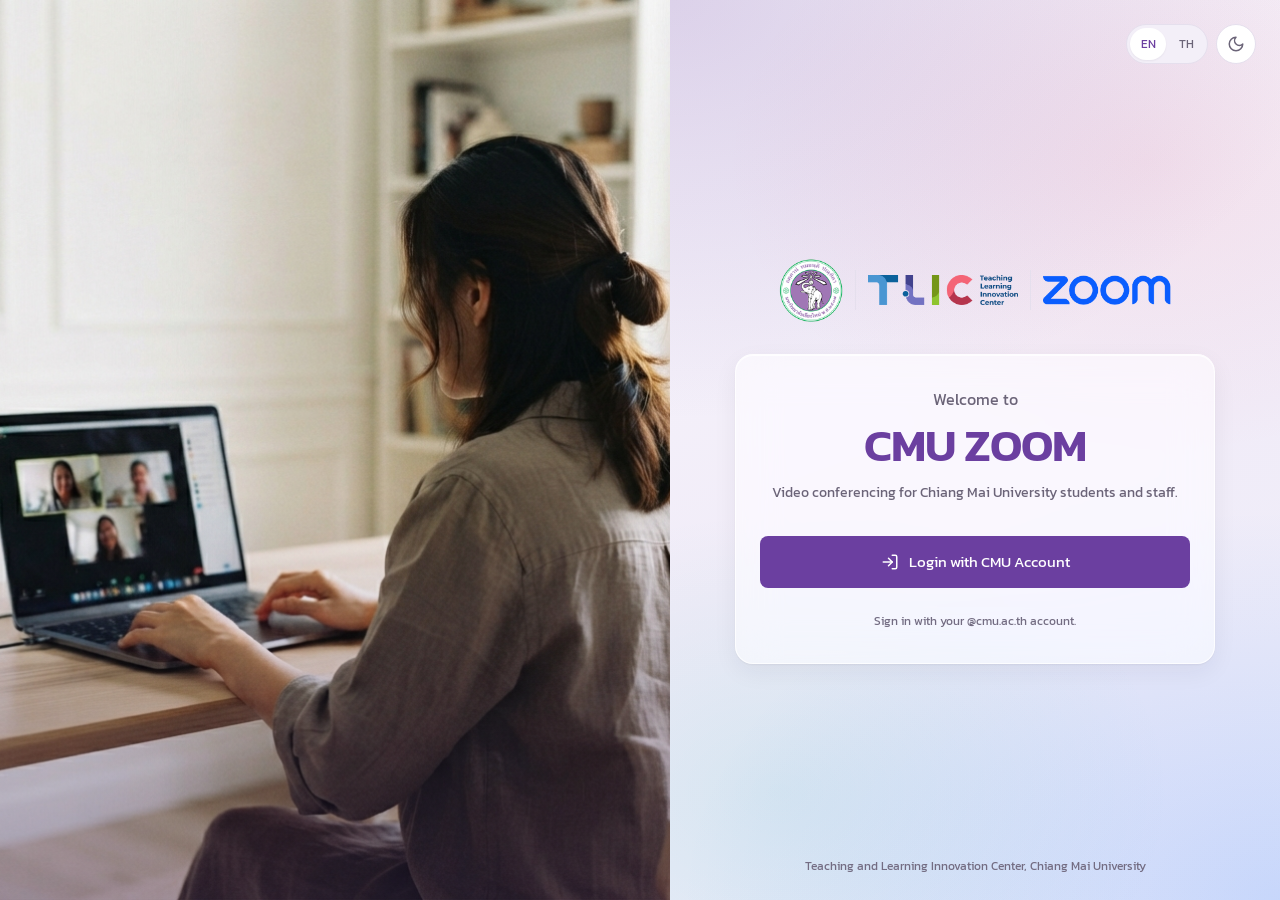
<file: design/index.html>
<!DOCTYPE html>
<html lang="en">
<head>
  <meta charset="utf-8">
  <meta name="viewport" content="width=device-width, initial-scale=1">
  <title>Welcome to · CMU ZOOM</title>
  <link rel="icon" type="image/png" href="../images/favicon.png">
  <link rel="preconnect" href="https://fonts.googleapis.com">
  <link rel="preconnect" href="https://fonts.gstatic.com" crossorigin>
  <link rel="stylesheet" href="https://fonts.googleapis.com/css2?family=Kanit:ital,wght@0,400;0,500;0,600;0,700;1,400&display=swap">
  <link rel="stylesheet" href="assets/css/styles.css">
  <script src="assets/js/i18n.js"></script>
  <script src="assets/js/app.js"></script>
</head>
<body>
  <main class="landing">
    <div class="landing-media">
      <picture>
        <source media="(max-width: 767px)" srcset="../images/bg-full.png">
        <source media="(max-width: 1199px) and (orientation: portrait)" srcset="../images/bg-crop-5-4.png">
        <img src="../images/bg-4-3.png" alt="" width="1200" height="896">
      </picture>
    </div>

    <section class="landing-panel">
      <div class="landing-toolbar">
        <div class="segmented" role="group" data-i18n-aria-label="menu.language">
          <button type="button" data-set-lang="en">EN</button>
          <button type="button" data-set-lang="th">TH</button>
        </div>
        <button type="button" class="icon-button" data-toggle-theme data-i18n-aria-label="menu.theme">
          <svg class="icon theme-icon-light" aria-hidden="true"><use href="#i-moon"></use></svg>
          <svg class="icon theme-icon-dark" aria-hidden="true"><use href="#i-sun"></use></svg>
        </button>
      </div>

      <div class="landing-main">
      <div class="logo-row">
        <img class="logo-cmu" src="../images/logo-cmu.png" alt="Chiang Mai University" width="100" height="100">
        <span class="logo-divider" aria-hidden="true"></span>
        <img class="logo-tlic" src="../images/logo-tlic.png" alt="Teaching and Learning Innovation Center" width="200" height="40">
        <span class="logo-divider" aria-hidden="true"></span>
        <img class="logo-zoom" src="../images/logo-zoom.png" alt="Zoom" width="150" height="35">
      </div>

      <div class="landing-content">
        <p class="landing-welcome" data-i18n="landing.welcome">Welcome to</p>
        <h1 class="landing-title">CMU ZOOM</h1>
        <p class="landing-subtitle" data-i18n="landing.subtitle">Video conferencing for Chiang Mai University students and staff.</p>

        <div class="landing-actions">
          <a class="btn btn-primary btn-lg btn-block" href="profile.html" data-login>
            <svg class="icon" aria-hidden="true"><use href="#i-log-in"></use></svg>
            <span data-i18n="landing.login">Login with CMU Account</span>
          </a>
          <!-- Sign-in failure from the OAuth callback (?error=…); filled by the script below. -->
          <p class="field-error" role="alert" data-landing-error hidden></p>
          <p class="landing-note" data-i18n="landing.note">Sign in with your @cmu.ac.th account.</p>
        </div>
      </div>
      </div>

      <p class="landing-footer" data-i18n="landing.footer">Teaching and Learning Innovation Center, Chiang Mai University</p>
    </section>
  </main>

  <script>
    'use strict';
    // Production app/pages/index.vue: each ?error= reason has its own message; unknown -> generic.
    (function () {
      const ERROR_MESSAGES = Object.freeze({
        'not-provisioned': 'landing.errorNotProvisioned',
        'blocked-account-type': 'landing.errorAccountType',
        inactive: 'landing.errorInactive',
        'no-email': 'landing.errorGeneric',
        'login-failed': 'landing.errorGeneric',
        unavailable: 'landing.errorUnavailable'
      });
      const GENERIC_ERROR = 'landing.errorGeneric';
      const TITLE_SUFFIX = ' · CMU ZOOM';

      try {
        const reason = new URLSearchParams(window.location.search).get('error');
        const line = document.querySelector('[data-landing-error]');
        if (reason !== null && line) {
          // Set before app.js applies translations on DOMContentLoaded, so it follows the language.
          line.dataset.i18n = Object.prototype.hasOwnProperty.call(ERROR_MESSAGES, reason)
            ? ERROR_MESSAGES[reason]
            : GENERIC_ERROR;
          line.hidden = false;
        }
      } catch (error) {
        console.error('[landing] Unable to read the sign-in error', error);
      }

      // Production title: "{landing.welcome} · CMU ZOOM".
      const renderTitle = () => {
        document.title = `${window.App.t('landing.welcome')}${TITLE_SUFFIX}`;
      };
      document.addEventListener('DOMContentLoaded', renderTitle);
      document.addEventListener(window.App.EVENTS.LANG, renderTitle);
    })();
  </script>
</body>
</html>
</file>
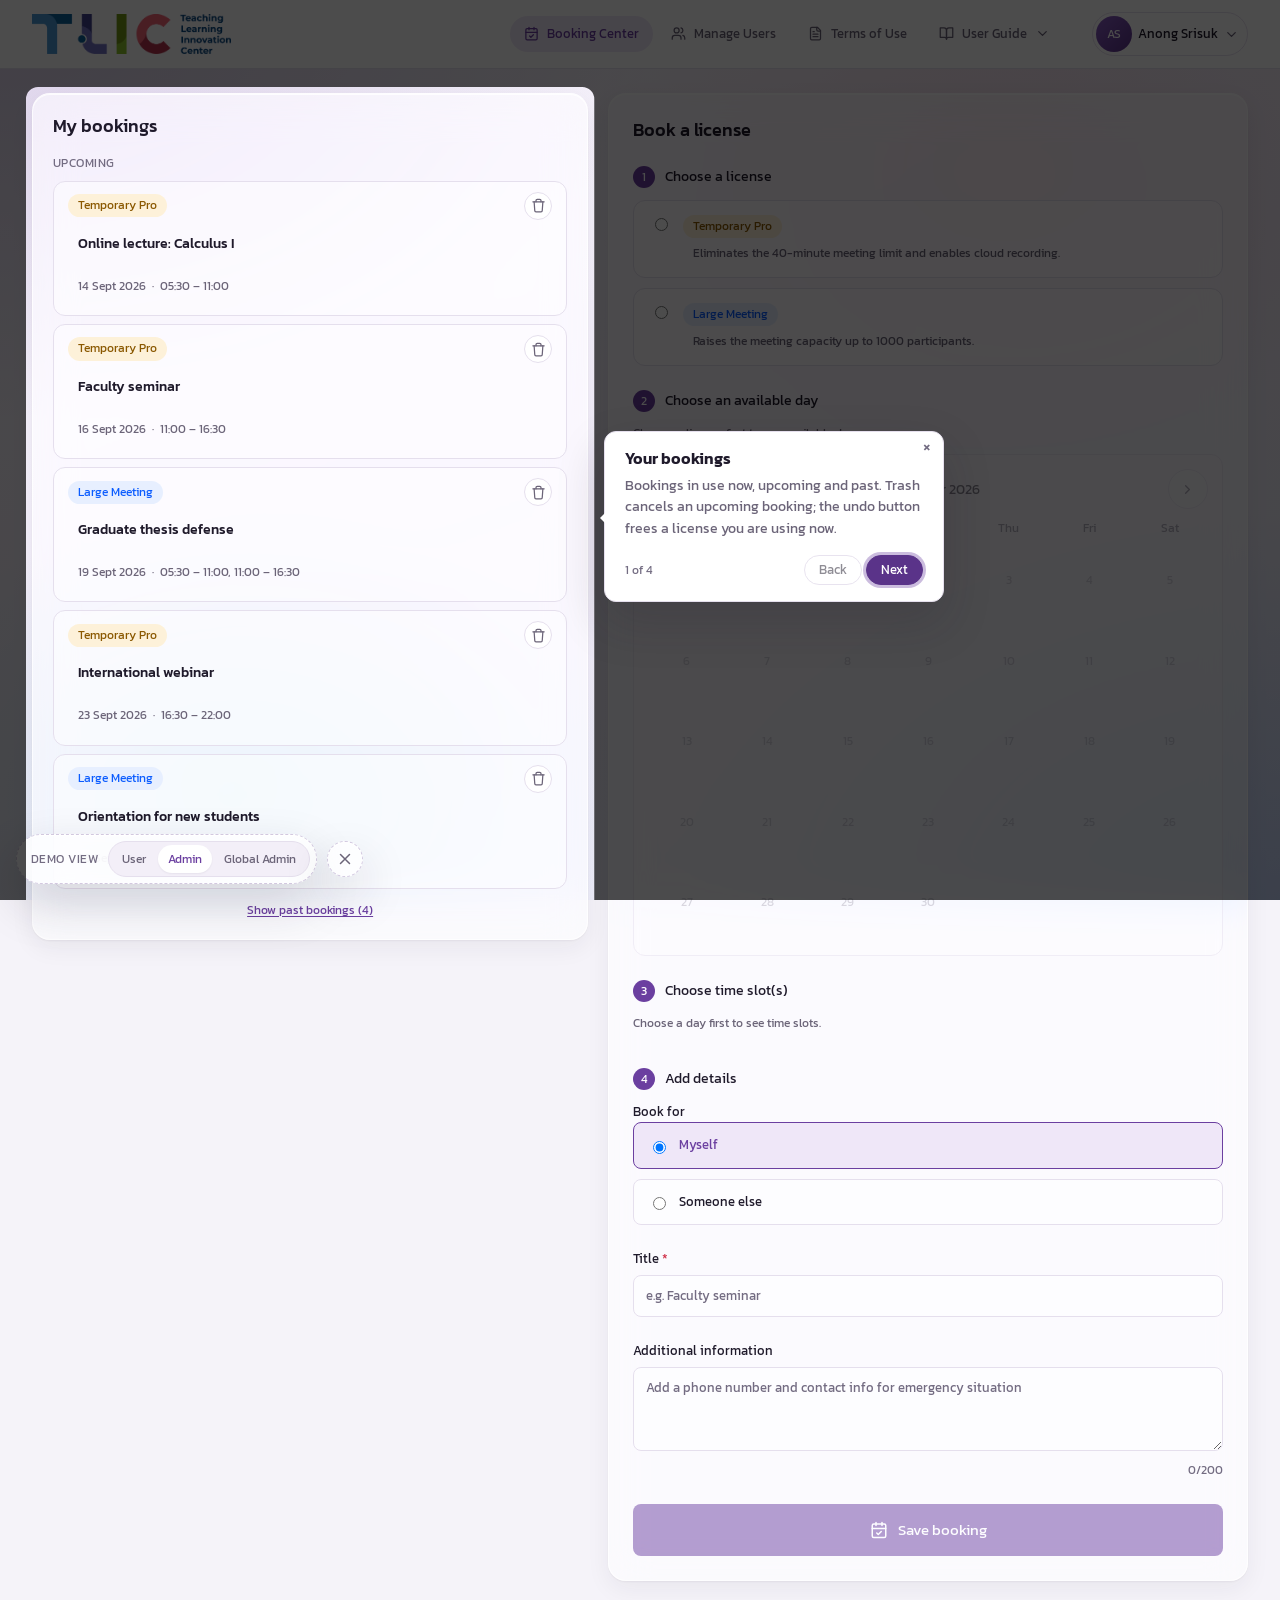
<file: design/booking.html>
<!DOCTYPE html>
<html lang="en">
<head>
  <meta charset="utf-8">
  <meta name="viewport" content="width=device-width, initial-scale=1">
  <title>ZOOM Booking Center · CMU ZOOM</title>
  <link rel="icon" type="image/png" href="../images/favicon.png">
  <link rel="preconnect" href="https://fonts.googleapis.com">
  <link rel="preconnect" href="https://fonts.gstatic.com" crossorigin>
  <link rel="stylesheet" href="https://fonts.googleapis.com/css2?family=Kanit:ital,wght@0,400;0,500;0,600;0,700;1,400&display=swap">
  <link rel="stylesheet" href="assets/vendor/driver.js/driver.css">
  <link rel="stylesheet" href="assets/css/styles.css">
  <script src="assets/js/i18n.js"></script>
  <script src="assets/js/app.js"></script>
  <script src="assets/js/mock-data.js"></script>
  <script src="assets/js/booking.js" defer></script>
  <script src="assets/vendor/driver.js/driver.js.iife.js" defer></script>
  <script src="assets/js/tours.js" defer></script>
</head>
<body data-demo-switcher data-page="booking">
  <!-- ===== Navbar (shared with profile.html / manage-users.html) ===== -->
  <header class="navbar">
    <div class="navbar-inner">
      <a class="brand" href="profile.html" data-i18n-aria-label="nav.home">
        <img src="../images/logo-tlic.png" alt="TLIC" width="200" height="85">
      </a>

      <nav class="nav-links" data-i18n-aria-label="nav.primary">
        <a class="nav-link" href="booking.html" aria-current="page">
          <svg class="icon icon-sm" aria-hidden="true"><use href="#i-calendar-check"></use></svg>
          <span data-i18n="nav.booking">Booking Center</span>
        </a>
        <a class="nav-link" href="manage-users.html" data-admin-only>
          <svg class="icon icon-sm" aria-hidden="true"><use href="#i-users"></use></svg>
          <span data-i18n="menu.manageUsers">Manage Users</span>
        </a>
        <a class="nav-link" href="manage-admins.html" data-global-only>
          <svg class="icon icon-sm" aria-hidden="true"><use href="#i-shield"></use></svg>
          <span data-i18n="menu.manageAdmins">Admin Console</span>
        </a>
        <button type="button" class="nav-link" data-modal-open="terms-modal">
          <svg class="icon icon-sm" aria-hidden="true"><use href="#i-file-text"></use></svg>
          <span data-i18n="nav.terms">Terms of Use</span>
        </button>
        <div class="dropdown" data-dropdown>
          <button type="button" class="nav-link" data-dropdown-toggle aria-expanded="false" aria-controls="guide-menu">
            <svg class="icon icon-sm" aria-hidden="true"><use href="#i-book"></use></svg>
            <span data-i18n="nav.guide">User Guide</span>
            <svg class="icon icon-sm" aria-hidden="true"><use href="#i-chevron-down"></use></svg>
          </button>

          <div class="menu guide-menu" id="guide-menu" data-dropdown-menu hidden>
            <div class="menu-section">
              <p class="guide-menu-heading" data-i18n="nav.guideTours">Page tours</p>
              <button type="button" class="menu-item" data-start-tour="profile">
                <svg class="icon" aria-hidden="true"><use href="#i-id-card"></use></svg>
                <span data-i18n="nav.tourProfile">Profile page tour</span>
              </button>
              <button type="button" class="menu-item" data-start-tour="booking">
                <svg class="icon" aria-hidden="true"><use href="#i-calendar-check"></use></svg>
                <span data-i18n="nav.tourBooking">Booking Center tour</span>
              </button>
              <button type="button" class="menu-item" data-start-tour="manageUsers" data-admin-only>
                <svg class="icon" aria-hidden="true"><use href="#i-users"></use></svg>
                <span data-i18n="nav.tourManageUsers">Manage Users tour</span>
              </button>
            </div>
            <div class="menu-section">
              <a class="menu-item" href="guide.html">
                <svg class="icon" aria-hidden="true"><use href="#i-file-text"></use></svg>
                <span data-i18n="nav.guideDocs">Read the User Guide</span>
              </a>
            </div>
          </div>
        </div>
      </nav>

      <div class="dropdown" data-dropdown>
        <button type="button" class="avatar-button" data-dropdown-toggle aria-expanded="false" aria-controls="user-menu" data-i18n-aria-label="menu.open">
          <span class="avatar user-avatar avatar-sm" aria-hidden="true">AS</span>
          <span class="avatar-name" data-i18n="demo.userName">Anong Srisuk</span>
          <svg class="icon icon-sm" aria-hidden="true"><use href="#i-chevron-down"></use></svg>
        </button>

        <div class="menu" id="user-menu" data-dropdown-menu hidden>
          <div class="menu-header">
            <span class="avatar user-avatar avatar-lg" aria-hidden="true">AS</span>
            <div>
              <strong data-i18n="demo.userName">Anong Srisuk</strong>
              <p class="menu-email">anong.s@cmu.ac.th</p>
              <a href="https://zoom.us/profile" target="_blank" rel="noopener" data-i18n="menu.editProfile">Edit Profile</a>
            </div>
          </div>

          <div class="menu-section menu-mobile-only">
            <a class="menu-item" href="booking.html" aria-current="page">
              <svg class="icon" aria-hidden="true"><use href="#i-calendar-check"></use></svg>
              <span data-i18n="nav.booking">Booking Center</span>
            </a>
            <a class="menu-item" href="manage-users.html" data-admin-only>
              <svg class="icon" aria-hidden="true"><use href="#i-users"></use></svg>
              <span data-i18n="menu.manageUsers">Manage Users</span>
            </a>
            <a class="menu-item" href="manage-admins.html" data-global-only>
              <svg class="icon" aria-hidden="true"><use href="#i-shield"></use></svg>
              <span data-i18n="menu.manageAdmins">Admin Console</span>
            </a>
            <button type="button" class="menu-item" data-modal-open="terms-modal">
              <svg class="icon" aria-hidden="true"><use href="#i-file-text"></use></svg>
              <span data-i18n="nav.terms">Terms of Use</span>
            </button>
            <a class="menu-item" href="guide.html">
              <svg class="icon" aria-hidden="true"><use href="#i-book"></use></svg>
              <span data-i18n="nav.guide">User Guide</span>
            </a>
            <button type="button" class="menu-item" data-start-tour="profile">
              <svg class="icon" aria-hidden="true"><use href="#i-id-card"></use></svg>
              <span data-i18n="nav.tourProfile">Profile page tour</span>
            </button>
            <button type="button" class="menu-item" data-start-tour="booking">
              <svg class="icon" aria-hidden="true"><use href="#i-calendar-check"></use></svg>
              <span data-i18n="nav.tourBooking">Booking Center tour</span>
            </button>
            <button type="button" class="menu-item" data-start-tour="manageUsers" data-admin-only>
              <svg class="icon" aria-hidden="true"><use href="#i-users"></use></svg>
              <span data-i18n="nav.tourManageUsers">Manage Users tour</span>
            </button>
          </div>

          <div class="menu-section">
            <div class="menu-row">
              <svg class="icon" aria-hidden="true"><use href="#i-globe"></use></svg>
              <span data-i18n="menu.language">Language</span>
              <div class="segmented" role="group" data-i18n-aria-label="menu.language">
                <button type="button" data-set-lang="en">EN</button>
                <button type="button" data-set-lang="th">TH</button>
              </div>
            </div>
            <div class="menu-row">
              <svg class="icon" aria-hidden="true"><use href="#i-moon"></use></svg>
              <span data-i18n="menu.theme">Theme</span>
              <div class="segmented" role="group" data-i18n-aria-label="menu.theme">
                <button type="button" data-set-theme="light" data-i18n-aria-label="menu.themeLight"><svg class="icon icon-sm" aria-hidden="true"><use href="#i-sun"></use></svg></button>
                <button type="button" data-set-theme="dark" data-i18n-aria-label="menu.themeDark"><svg class="icon icon-sm" aria-hidden="true"><use href="#i-moon"></use></svg></button>
              </div>
            </div>
          </div>

          <div class="menu-section">
            <a class="menu-item menu-item-danger" href="index.html" data-logout>
              <svg class="icon" aria-hidden="true"><use href="#i-log-out"></use></svg>
              <span data-i18n="menu.logout">Logout</span>
            </a>
          </div>
        </div>
      </div>
    </div>
  </header>

  <!-- ===== 3. Booking Center (production app/pages/booking.vue) ===== -->
  <main class="page page-wide">
    <h1 class="visually-hidden" data-i18n="booking.title">ZOOM Booking Center</h1>

    <div class="booking-grid">
      <!-- My bookings: skeleton, grouped list or empty state, rendered by booking.js. -->
      <section class="card bookings-card" data-tour="my-bookings" aria-labelledby="my-bookings-title">
        <h2 id="my-bookings-title" class="card-title" data-i18n="booking.myBookings">My bookings</h2>
        <div data-my-bookings></div>
      </section>

      <section class="card booking-card" aria-labelledby="booking-form-title">
        <h2 id="booking-form-title" class="card-title" data-i18n="booking.formTitle">Book a license</h2>

        <!-- Step 1: license -->
        <div class="booking-step" data-tour="booking-license">
          <p class="booking-step-label">
            <span class="step-number">1</span>
            <span data-i18n="booking.step.license">Choose a license</span>
          </p>
          <div class="license-picker" role="radiogroup" data-license-picker data-i18n-aria-label="booking.step.license">
            <label class="license-option">
              <input type="radio" name="booking-license" value="tempPro" data-license-radio>
              <span class="license-option-body">
                <span class="badge badge-tempPro" data-i18n="booking.tempProLabel">Temporary Pro</span>
                <span class="license-option-desc" data-i18n="booking.tempProDesc"></span>
              </span>
            </label>
            <label class="license-option">
              <input type="radio" name="booking-license" value="largeMeeting" data-license-radio>
              <span class="license-option-body">
                <span class="badge badge-largeMeeting" data-i18n="license.largeMeeting">Large Meeting</span>
                <span class="license-option-desc" data-i18n="booking.largeMeetingDesc"></span>
              </span>
            </label>
          </div>
        </div>

        <!-- Step 2: day -->
        <div class="booking-step" data-tour="booking-date">
          <p class="booking-step-label">
            <span class="step-number">2</span>
            <span data-i18n="booking.step.date">Choose an available day</span>
          </p>
          <p class="booking-hint" data-pick-license-hint data-i18n="booking.pickLicenseFirst">Choose a license first to see available days.</p>

          <!-- Dimmed and inert while that license's availability loads. -->
          <div class="loading-region" data-availability-region>
            <div class="calendar" data-calendar aria-disabled="true">
              <div class="calendar-head">
                <button type="button" class="icon-button" data-cal-prev data-i18n-aria-label="booking.prevMonth">
                  <svg class="icon icon-sm" aria-hidden="true"><use href="#i-chevron-left"></use></svg>
                </button>
                <span class="calendar-title" data-cal-title></span>
                <button type="button" class="icon-button" data-cal-next data-i18n-aria-label="booking.nextMonth">
                  <svg class="icon icon-sm" aria-hidden="true"><use href="#i-chevron-right"></use></svg>
                </button>
              </div>
              <div class="calendar-weekdays" data-cal-weekdays></div>
              <div class="calendar-grid" data-cal-grid></div>
            </div>
          </div>
        </div>

        <!-- Step 3: time slots -->
        <div class="booking-step">
          <p class="booking-step-label">
            <span class="step-number">3</span>
            <span data-i18n="booking.step.time">Choose time slot(s)</span>
            <span class="date-chip" data-picked-date hidden></span>
          </p>
          <p class="booking-hint" data-pick-date-hint data-i18n="booking.pickDateFirst">Choose a day first to see time slots.</p>

          <div class="time-slot-picker loading-region" role="group" data-time-slot-picker aria-disabled="true" data-i18n-aria-label="booking.step.time"></div>
        </div>

        <!-- Step 4: details -->
        <div class="booking-step" data-tour="booking-details">
          <p class="booking-step-label">
            <span class="step-number">4</span>
            <span data-i18n="booking.step.details">Add details</span>
          </p>

          <fieldset class="booking-field">
            <legend class="booking-field-label" data-i18n="booking.bookFor">Book for</legend>
            <div class="choice-group" data-book-for-group>
              <label class="choice-option">
                <input type="radio" name="booking-for" value="self" data-book-for checked>
                <span data-i18n="booking.forSelf">Myself</span>
              </label>

              <div class="choice-row">
                <label class="choice-option">
                  <input type="radio" name="booking-for" value="other" data-book-for>
                  <span data-i18n="booking.forOther">Someone else</span>
                </label>
                <!-- The `hidden` attribute: styles.css splits the row only while the box is not [hidden]. -->
                <div class="input-group" data-email-field hidden>
                  <label class="visually-hidden" for="booking-email" data-i18n="booking.emailLabel">Email (CMU account Only)</label>
                  <input id="booking-email" class="input" type="text" inputmode="email" autocomplete="off" autocapitalize="off" spellcheck="false"
                    maxlength="64" aria-required="true" aria-describedby="booking-email-error" data-email-input data-i18n-placeholder="booking.emailPlaceholder">
                  <span class="input-suffix">@cmu.ac.th</span>
                </div>
              </div>

              <!-- Validation error, or "not in CMU Zoom yet" + "Check … from MIS" after a failed save. -->
              <p id="booking-email-error" class="field-error" data-email-error hidden></p>
              <button type="button" class="link-button" data-provision hidden></button>
            </div>
          </fieldset>

          <div class="booking-field booking-field-group">
            <label class="booking-field-label" for="booking-title">
              <span data-i18n="booking.titleLabel">Title</span>
              <span class="required-mark" aria-hidden="true">*</span>
            </label>
            <input id="booking-title" class="input" type="text" maxlength="100" aria-required="true" data-title-input data-i18n-placeholder="booking.titlePlaceholder">
          </div>

          <div class="booking-field booking-field-group">
            <label class="booking-field-label" for="booking-note">
              <span data-i18n="booking.noteLabel">Additional information</span>
            </label>
            <textarea id="booking-note" class="textarea" rows="3" maxlength="200" data-note-input data-i18n-placeholder="booking.notePlaceholder"></textarea>
            <p class="textarea-count" data-note-count>0/200</p>
          </div>
        </div>

        <button type="button" class="btn btn-primary btn-lg btn-block" data-save-booking disabled>
          <svg class="icon" aria-hidden="true"><use href="#i-calendar-check"></use></svg>
          <span data-save-label>Save booking</span>
        </button>
      </section>
    </div>
  </main>

  <!-- ===== Modals ===== -->
  <dialog class="modal" id="terms-modal" aria-labelledby="terms-title">
    <div class="modal-panel">
      <div class="modal-header">
        <span class="modal-icon"><svg class="icon" aria-hidden="true"><use href="#i-file-text"></use></svg></span>
        <h2 id="terms-title" data-i18n="terms.title">Zoom Pro Terms of Use</h2>
        <button type="button" class="icon-button" data-modal-close data-i18n-aria-label="modal.close">
          <svg class="icon" aria-hidden="true"><use href="#i-x"></use></svg>
        </button>
      </div>
      <div class="modal-body">
        <!-- Content from "เงื่อนไขการใช้ ZOOM Pro.txt" plus the Pro expiration interval (terms.3 /
             terms.note3, not in that file); text lives in i18n.js (terms.*). -->
        <ol class="terms-list">
          <li data-i18n="terms.1"></li>
          <li data-i18n="terms.2"></li>
          <li data-i18n="terms.3"></li>
        </ol>
        <div class="terms-notes">
          <p class="terms-notes-title" data-i18n="terms.notesTitle">Notes</p>
          <ul>
            <li>
              <span data-i18n="terms.note1"></span>
              <a href="https://line.me/R/ti/p/@tliccmu" target="_blank" rel="noopener">@tliccmu</a>
            </li>
            <li data-i18n="terms.note2"></li>
            <li data-i18n="terms.note3"></li>
          </ul>
        </div>
      </div>
      <div class="modal-footer">
        <button type="button" class="btn btn-primary" data-modal-close data-i18n="terms.accept">I understand</button>
      </div>
    </div>
  </dialog>

  <!-- Booking summary shown before saving: filled by booking.js from the current selection. -->
  <dialog class="modal" id="confirm-booking-modal" aria-labelledby="confirm-booking-modal-title">
    <div class="modal-panel">
      <div class="modal-header">
        <span class="modal-icon"><svg class="icon" aria-hidden="true"><use href="#i-calendar-check"></use></svg></span>
        <h2 id="confirm-booking-modal-title" data-i18n="confirmBooking.title">Confirm your booking</h2>
        <button type="button" class="icon-button" data-modal-close data-i18n-aria-label="modal.close">
          <svg class="icon" aria-hidden="true"><use href="#i-x"></use></svg>
        </button>
      </div>
      <div class="modal-body">
        <p data-i18n="confirmBooking.body">Please check the details below before confirming.</p>
        <dl class="booking-summary" data-booking-summary></dl>
      </div>
      <div class="modal-footer">
        <button type="button" class="btn btn-ghost" data-modal-close data-i18n="modal.cancel">Cancel</button>
        <button type="button" class="btn btn-primary" data-confirm-booking data-i18n="confirmBooking.confirm">Confirm booking</button>
      </div>
    </div>
  </dialog>

  <!-- Cancel an upcoming booking, or "Free up now" for one in use (title, icon, body and button switch). -->
  <dialog class="modal" id="cancel-booking-modal" aria-labelledby="cancel-booking-modal-title">
    <div class="modal-panel">
      <div class="modal-header">
        <span class="modal-icon modal-icon-danger"><svg class="icon" aria-hidden="true"><use href="#i-trash" data-cancel-icon></use></svg></span>
        <h2 id="cancel-booking-modal-title" data-cancel-title></h2>
        <button type="button" class="icon-button" data-modal-close data-i18n-aria-label="modal.close">
          <svg class="icon" aria-hidden="true"><use href="#i-x"></use></svg>
        </button>
      </div>
      <div class="modal-body">
        <p data-cancel-body></p>
      </div>
      <div class="modal-footer">
        <button type="button" class="btn btn-ghost" data-modal-close data-i18n="modal.cancel">Cancel</button>
        <button type="button" class="btn btn-danger" data-confirm-cancel-booking></button>
      </div>
    </div>
  </dialog>
</body>
</html>
</file>
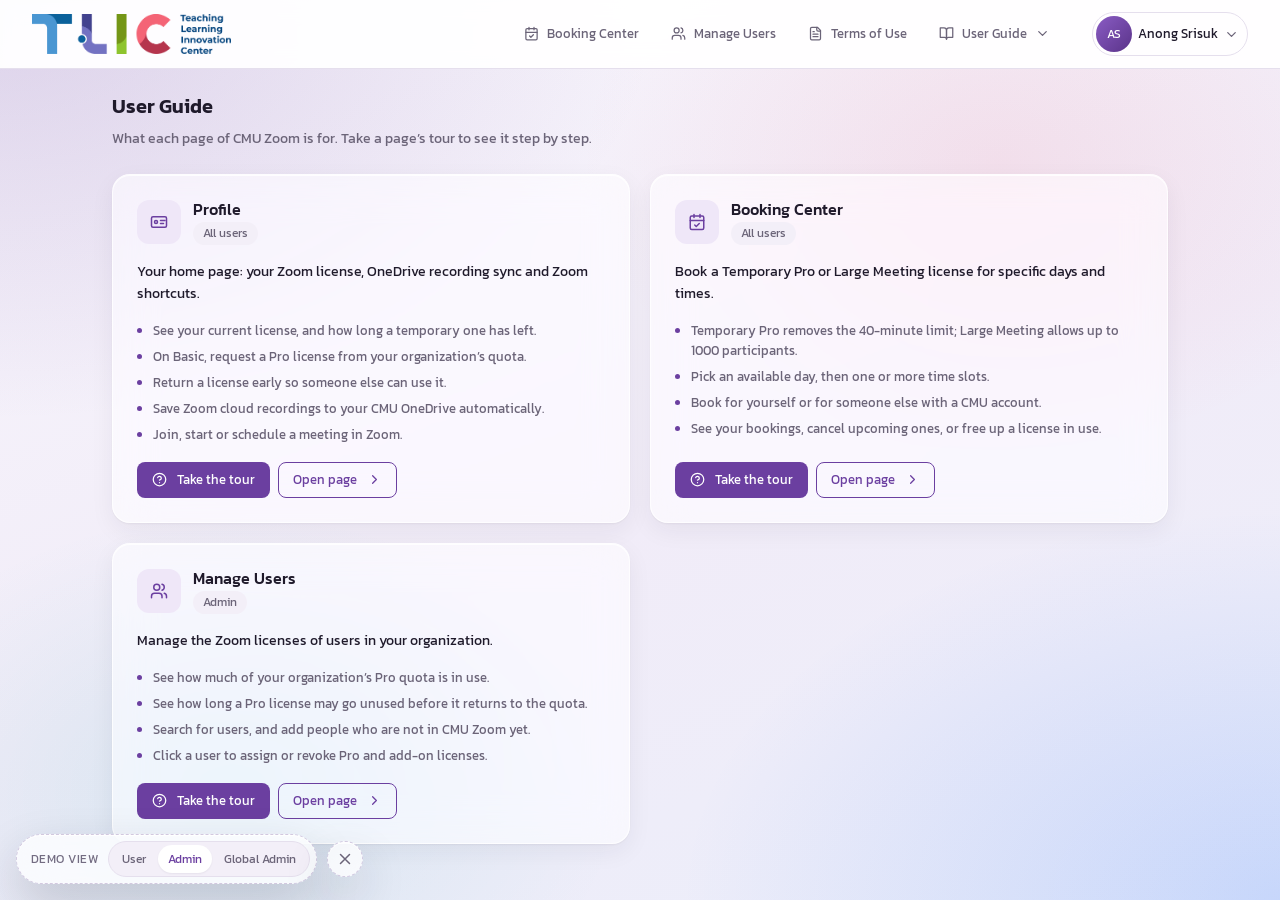
<file: design/guide.html>
<!DOCTYPE html>
<html lang="en">
<head>
  <meta charset="utf-8">
  <meta name="viewport" content="width=device-width, initial-scale=1">
  <title>User Guide · CMU ZOOM</title>
  <link rel="icon" type="image/png" href="../images/favicon.png">
  <link rel="preconnect" href="https://fonts.googleapis.com">
  <link rel="preconnect" href="https://fonts.gstatic.com" crossorigin>
  <link rel="stylesheet" href="https://fonts.googleapis.com/css2?family=Kanit:ital,wght@0,400;0,500;0,600;0,700;1,400&display=swap">
  <link rel="stylesheet" href="assets/vendor/driver.js/driver.css">
  <link rel="stylesheet" href="assets/css/styles.css">
  <script src="assets/js/i18n.js"></script>
  <script src="assets/js/app.js"></script>
  <script src="assets/js/guide.js" defer></script>
  <script src="assets/vendor/driver.js/driver.js.iife.js" defer></script>
  <script src="assets/js/tours.js" defer></script>
</head>
<body data-demo-switcher data-page="guide">
  <!-- ===== Navbar (shared with the other signed-in pages) ===== -->
  <header class="navbar">
    <div class="navbar-inner">
      <a class="brand" href="profile.html" data-i18n-aria-label="nav.home">
        <img src="../images/logo-tlic.png" alt="TLIC" width="200" height="85">
      </a>

      <nav class="nav-links" data-i18n-aria-label="nav.primary">
        <a class="nav-link" href="booking.html">
          <svg class="icon icon-sm" aria-hidden="true"><use href="#i-calendar-check"></use></svg>
          <span data-i18n="nav.booking">Booking Center</span>
        </a>
        <a class="nav-link" href="manage-users.html" data-admin-only>
          <svg class="icon icon-sm" aria-hidden="true"><use href="#i-users"></use></svg>
          <span data-i18n="menu.manageUsers">Manage Users</span>
        </a>
        <a class="nav-link" href="manage-admins.html" data-global-only>
          <svg class="icon icon-sm" aria-hidden="true"><use href="#i-shield"></use></svg>
          <span data-i18n="menu.manageAdmins">Admin Console</span>
        </a>
        <button type="button" class="nav-link" data-modal-open="terms-modal">
          <svg class="icon icon-sm" aria-hidden="true"><use href="#i-file-text"></use></svg>
          <span data-i18n="nav.terms">Terms of Use</span>
        </button>
        <div class="dropdown" data-dropdown>
          <button type="button" class="nav-link" data-dropdown-toggle aria-expanded="false" aria-controls="guide-menu">
            <svg class="icon icon-sm" aria-hidden="true"><use href="#i-book"></use></svg>
            <span data-i18n="nav.guide">User Guide</span>
            <svg class="icon icon-sm" aria-hidden="true"><use href="#i-chevron-down"></use></svg>
          </button>

          <div class="menu guide-menu" id="guide-menu" data-dropdown-menu hidden>
            <div class="menu-section">
              <p class="guide-menu-heading" data-i18n="nav.guideTours">Page tours</p>
              <button type="button" class="menu-item" data-start-tour="profile">
                <svg class="icon" aria-hidden="true"><use href="#i-id-card"></use></svg>
                <span data-i18n="nav.tourProfile">Profile page tour</span>
              </button>
              <button type="button" class="menu-item" data-start-tour="booking">
                <svg class="icon" aria-hidden="true"><use href="#i-calendar-check"></use></svg>
                <span data-i18n="nav.tourBooking">Booking Center tour</span>
              </button>
              <button type="button" class="menu-item" data-start-tour="manageUsers" data-admin-only>
                <svg class="icon" aria-hidden="true"><use href="#i-users"></use></svg>
                <span data-i18n="nav.tourManageUsers">Manage Users tour</span>
              </button>
            </div>
            <div class="menu-section">
              <a class="menu-item" href="guide.html">
                <svg class="icon" aria-hidden="true"><use href="#i-file-text"></use></svg>
                <span data-i18n="nav.guideDocs">Read the User Guide</span>
              </a>
            </div>
          </div>
        </div>
      </nav>

      <div class="dropdown" data-dropdown>
        <button type="button" class="avatar-button" data-dropdown-toggle aria-expanded="false" aria-controls="user-menu" data-i18n-aria-label="menu.open">
          <span class="avatar user-avatar avatar-sm" aria-hidden="true">AS</span>
          <span class="avatar-name" data-i18n="demo.userName">Anong Srisuk</span>
          <svg class="icon icon-sm" aria-hidden="true"><use href="#i-chevron-down"></use></svg>
        </button>

        <div class="menu" id="user-menu" data-dropdown-menu hidden>
          <div class="menu-header">
            <span class="avatar user-avatar avatar-lg" aria-hidden="true">AS</span>
            <div>
              <strong data-i18n="demo.userName">Anong Srisuk</strong>
              <p class="menu-email">anong.s@cmu.ac.th</p>
              <a href="https://zoom.us/profile" target="_blank" rel="noopener" data-i18n="menu.editProfile">Edit Profile</a>
            </div>
          </div>

          <div class="menu-section menu-mobile-only">
            <a class="menu-item" href="booking.html">
              <svg class="icon" aria-hidden="true"><use href="#i-calendar-check"></use></svg>
              <span data-i18n="nav.booking">Booking Center</span>
            </a>
            <a class="menu-item" href="manage-users.html" data-admin-only>
              <svg class="icon" aria-hidden="true"><use href="#i-users"></use></svg>
              <span data-i18n="menu.manageUsers">Manage Users</span>
            </a>
            <a class="menu-item" href="manage-admins.html" data-global-only>
              <svg class="icon" aria-hidden="true"><use href="#i-shield"></use></svg>
              <span data-i18n="menu.manageAdmins">Admin Console</span>
            </a>
            <button type="button" class="menu-item" data-modal-open="terms-modal">
              <svg class="icon" aria-hidden="true"><use href="#i-file-text"></use></svg>
              <span data-i18n="nav.terms">Terms of Use</span>
            </button>
            <a class="menu-item" href="guide.html">
              <svg class="icon" aria-hidden="true"><use href="#i-book"></use></svg>
              <span data-i18n="nav.guide">User Guide</span>
            </a>
            <button type="button" class="menu-item" data-start-tour="profile">
              <svg class="icon" aria-hidden="true"><use href="#i-id-card"></use></svg>
              <span data-i18n="nav.tourProfile">Profile page tour</span>
            </button>
            <button type="button" class="menu-item" data-start-tour="booking">
              <svg class="icon" aria-hidden="true"><use href="#i-calendar-check"></use></svg>
              <span data-i18n="nav.tourBooking">Booking Center tour</span>
            </button>
            <button type="button" class="menu-item" data-start-tour="manageUsers" data-admin-only>
              <svg class="icon" aria-hidden="true"><use href="#i-users"></use></svg>
              <span data-i18n="nav.tourManageUsers">Manage Users tour</span>
            </button>
          </div>

          <div class="menu-section">
            <div class="menu-row">
              <svg class="icon" aria-hidden="true"><use href="#i-globe"></use></svg>
              <span data-i18n="menu.language">Language</span>
              <div class="segmented" role="group" data-i18n-aria-label="menu.language">
                <button type="button" data-set-lang="en">EN</button>
                <button type="button" data-set-lang="th">TH</button>
              </div>
            </div>
            <div class="menu-row">
              <svg class="icon" aria-hidden="true"><use href="#i-moon"></use></svg>
              <span data-i18n="menu.theme">Theme</span>
              <div class="segmented" role="group" data-i18n-aria-label="menu.theme">
                <button type="button" data-set-theme="light" data-i18n-aria-label="menu.themeLight"><svg class="icon icon-sm" aria-hidden="true"><use href="#i-sun"></use></svg></button>
                <button type="button" data-set-theme="dark" data-i18n-aria-label="menu.themeDark"><svg class="icon icon-sm" aria-hidden="true"><use href="#i-moon"></use></svg></button>
              </div>
            </div>
          </div>

          <div class="menu-section">
            <a class="menu-item menu-item-danger" href="index.html" data-logout>
              <svg class="icon" aria-hidden="true"><use href="#i-log-out"></use></svg>
              <span data-i18n="menu.logout">Logout</span>
            </a>
          </div>
        </div>
      </div>
    </div>
  </header>

  <!-- ===== User Guide (production /guide) ===== -->
  <main class="page guide-page">
    <header class="guide-header">
      <h1 class="guide-title" data-i18n="guide.title">User Guide</h1>
      <p class="guide-intro" data-i18n="guide.intro"></p>
    </header>

    <!-- Section cards are rendered by guide.js. -->
    <div class="guide-grid" data-guide-grid></div>
  </main>

  <!-- ===== Modals ===== -->
  <dialog class="modal" id="terms-modal" aria-labelledby="terms-title">
    <div class="modal-panel">
      <div class="modal-header">
        <span class="modal-icon"><svg class="icon" aria-hidden="true"><use href="#i-file-text"></use></svg></span>
        <h2 id="terms-title" data-i18n="terms.title">Zoom Pro Terms of Use</h2>
        <button type="button" class="icon-button" data-modal-close data-i18n-aria-label="modal.close">
          <svg class="icon" aria-hidden="true"><use href="#i-x"></use></svg>
        </button>
      </div>
      <div class="modal-body">
        <!-- Content from "เงื่อนไขการใช้ ZOOM Pro.txt" plus the Pro expiration interval (terms.3 /
             terms.note3, not in that file); text lives in i18n.js (terms.*). -->
        <ol class="terms-list">
          <li data-i18n="terms.1"></li>
          <li data-i18n="terms.2"></li>
          <li data-i18n="terms.3"></li>
        </ol>
        <div class="terms-notes">
          <p class="terms-notes-title" data-i18n="terms.notesTitle">Notes</p>
          <ul>
            <li>
              <span data-i18n="terms.note1"></span>
              <a href="https://line.me/R/ti/p/@tliccmu" target="_blank" rel="noopener">@tliccmu</a>
            </li>
            <li data-i18n="terms.note2"></li>
            <li data-i18n="terms.note3"></li>
          </ul>
        </div>
      </div>
      <div class="modal-footer">
        <button type="button" class="btn btn-primary" data-modal-close data-i18n="terms.accept">I understand</button>
      </div>
    </div>
  </dialog>
</body>
</html>
</file>
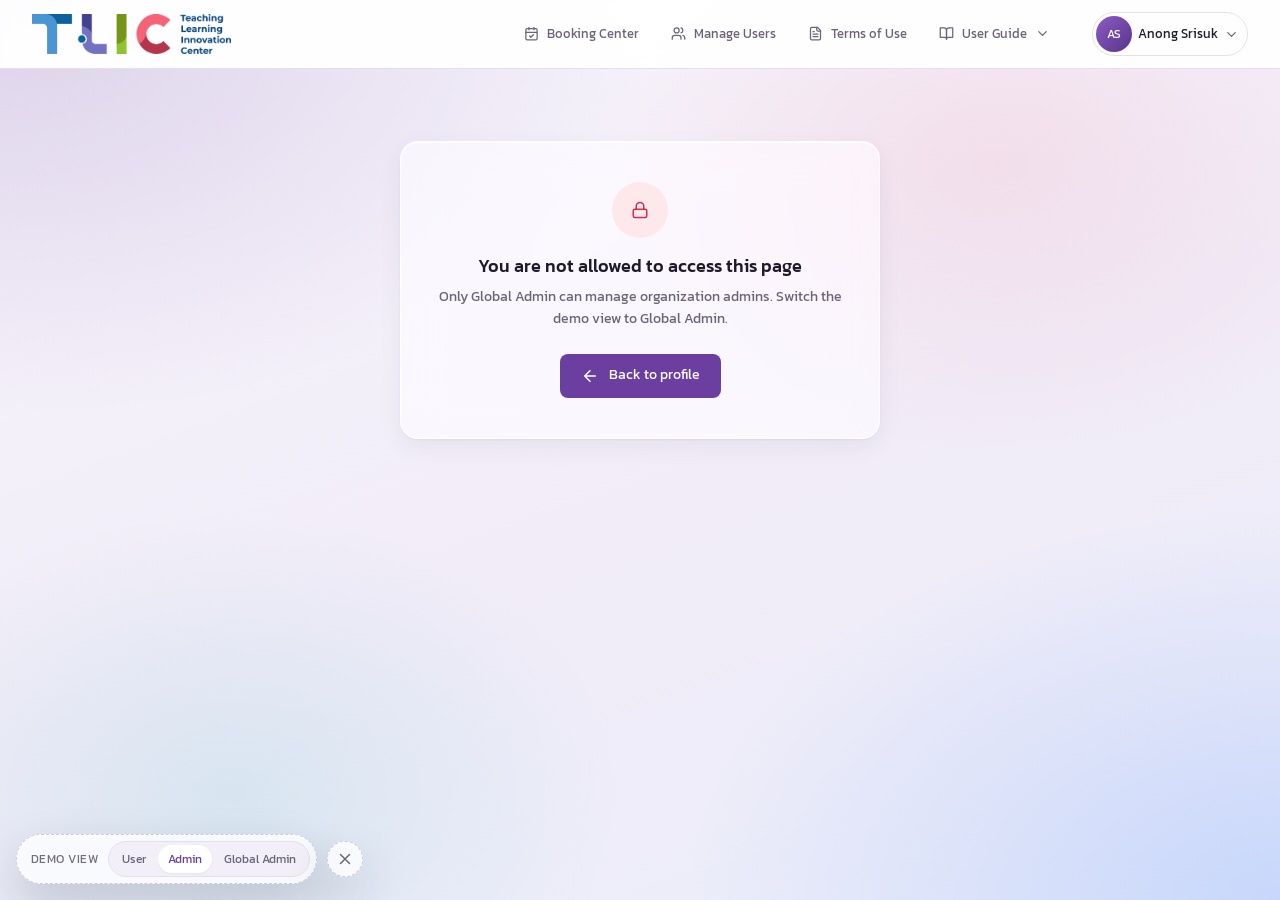
<file: design/manage-admins.html>
<!DOCTYPE html>
<html lang="en">
<head>
  <meta charset="utf-8">
  <meta name="viewport" content="width=device-width, initial-scale=1">
  <title>Admin Console · CMU ZOOM</title>
  <link rel="icon" type="image/png" href="../images/favicon.png">
  <link rel="preconnect" href="https://fonts.googleapis.com">
  <link rel="preconnect" href="https://fonts.gstatic.com" crossorigin>
  <link rel="stylesheet" href="https://fonts.googleapis.com/css2?family=Kanit:ital,wght@0,400;0,500;0,600;0,700;1,400&display=swap">
  <link rel="stylesheet" href="assets/vendor/driver.js/driver.css">
  <link rel="stylesheet" href="assets/css/styles.css">
  <script src="assets/js/i18n.js"></script>
  <script src="assets/js/app.js"></script>
  <script src="assets/js/mock-data.js"></script>
  <script src="assets/js/pool-holders.js" defer></script>
  <script src="assets/js/admin-bookings.js" defer></script>
  <script src="assets/js/action-logs.js" defer></script>
  <script src="assets/js/manage-admins.js" defer></script>
  <script src="assets/vendor/driver.js/driver.js.iife.js" defer></script>
  <script src="assets/js/tours.js" defer></script>
</head>
<body data-demo-switcher data-page="manage-admins">
  <!-- ===== Navbar (shared with profile.html) ===== -->
  <header class="navbar">
    <div class="navbar-inner">
      <a class="brand" href="profile.html" data-i18n-aria-label="nav.home">
        <img src="../images/logo-tlic.png" alt="TLIC" width="200" height="85">
      </a>

      <nav class="nav-links" data-i18n-aria-label="nav.primary">
        <a class="nav-link" href="booking.html">
          <svg class="icon icon-sm" aria-hidden="true"><use href="#i-calendar-check"></use></svg>
          <span data-i18n="nav.booking">Booking Center</span>
        </a>
        <a class="nav-link" href="manage-users.html" data-admin-only>
          <svg class="icon icon-sm" aria-hidden="true"><use href="#i-users"></use></svg>
          <span data-i18n="menu.manageUsers">Manage Users</span>
        </a>
        <a class="nav-link" href="manage-admins.html" aria-current="page" data-global-only>
          <svg class="icon icon-sm" aria-hidden="true"><use href="#i-shield"></use></svg>
          <span data-i18n="menu.manageAdmins">Admin Console</span>
        </a>
        <button type="button" class="nav-link" data-modal-open="terms-modal">
          <svg class="icon icon-sm" aria-hidden="true"><use href="#i-file-text"></use></svg>
          <span data-i18n="nav.terms">Terms of Use</span>
        </button>
        <div class="dropdown" data-dropdown>
          <button type="button" class="nav-link" data-dropdown-toggle aria-expanded="false" aria-controls="guide-menu">
            <svg class="icon icon-sm" aria-hidden="true"><use href="#i-book"></use></svg>
            <span data-i18n="nav.guide">User Guide</span>
            <svg class="icon icon-sm" aria-hidden="true"><use href="#i-chevron-down"></use></svg>
          </button>

          <div class="menu guide-menu" id="guide-menu" data-dropdown-menu hidden>
            <div class="menu-section">
              <p class="guide-menu-heading" data-i18n="nav.guideTours">Page tours</p>
              <button type="button" class="menu-item" data-start-tour="profile">
                <svg class="icon" aria-hidden="true"><use href="#i-id-card"></use></svg>
                <span data-i18n="nav.tourProfile">Profile page tour</span>
              </button>
              <button type="button" class="menu-item" data-start-tour="booking">
                <svg class="icon" aria-hidden="true"><use href="#i-calendar-check"></use></svg>
                <span data-i18n="nav.tourBooking">Booking Center tour</span>
              </button>
              <button type="button" class="menu-item" data-start-tour="manageUsers" data-admin-only>
                <svg class="icon" aria-hidden="true"><use href="#i-users"></use></svg>
                <span data-i18n="nav.tourManageUsers">Manage Users tour</span>
              </button>
            </div>
            <div class="menu-section">
              <a class="menu-item" href="guide.html">
                <svg class="icon" aria-hidden="true"><use href="#i-file-text"></use></svg>
                <span data-i18n="nav.guideDocs">Read the User Guide</span>
              </a>
            </div>
          </div>
        </div>
      </nav>

      <div class="dropdown" data-dropdown>
        <button type="button" class="avatar-button" data-dropdown-toggle aria-expanded="false" aria-controls="user-menu" data-i18n-aria-label="menu.open">
          <span class="avatar user-avatar avatar-sm" aria-hidden="true">AS</span>
          <span class="avatar-name" data-i18n="demo.userName">Anong Srisuk</span>
          <svg class="icon icon-sm" aria-hidden="true"><use href="#i-chevron-down"></use></svg>
        </button>

        <div class="menu" id="user-menu" data-dropdown-menu hidden>
          <div class="menu-header">
            <span class="avatar user-avatar avatar-lg" aria-hidden="true">AS</span>
            <div>
              <strong data-i18n="demo.userName">Anong Srisuk</strong>
              <p class="menu-email">anong.s@cmu.ac.th</p>
              <a href="https://zoom.us/profile" target="_blank" rel="noopener" data-i18n="menu.editProfile">Edit Profile</a>
            </div>
          </div>

          <div class="menu-section menu-mobile-only">
            <a class="menu-item" href="booking.html">
              <svg class="icon" aria-hidden="true"><use href="#i-calendar-check"></use></svg>
              <span data-i18n="nav.booking">Booking Center</span>
            </a>
            <a class="menu-item" href="manage-users.html" data-admin-only>
              <svg class="icon" aria-hidden="true"><use href="#i-users"></use></svg>
              <span data-i18n="menu.manageUsers">Manage Users</span>
            </a>
            <a class="menu-item" href="manage-admins.html" aria-current="page" data-global-only>
              <svg class="icon" aria-hidden="true"><use href="#i-shield"></use></svg>
              <span data-i18n="menu.manageAdmins">Admin Console</span>
            </a>
            <button type="button" class="menu-item" data-modal-open="terms-modal">
              <svg class="icon" aria-hidden="true"><use href="#i-file-text"></use></svg>
              <span data-i18n="nav.terms">Terms of Use</span>
            </button>
            <a class="menu-item" href="guide.html">
              <svg class="icon" aria-hidden="true"><use href="#i-book"></use></svg>
              <span data-i18n="nav.guide">User Guide</span>
            </a>
            <button type="button" class="menu-item" data-start-tour="profile">
              <svg class="icon" aria-hidden="true"><use href="#i-id-card"></use></svg>
              <span data-i18n="nav.tourProfile">Profile page tour</span>
            </button>
            <button type="button" class="menu-item" data-start-tour="booking">
              <svg class="icon" aria-hidden="true"><use href="#i-calendar-check"></use></svg>
              <span data-i18n="nav.tourBooking">Booking Center tour</span>
            </button>
            <button type="button" class="menu-item" data-start-tour="manageUsers" data-admin-only>
              <svg class="icon" aria-hidden="true"><use href="#i-users"></use></svg>
              <span data-i18n="nav.tourManageUsers">Manage Users tour</span>
            </button>
          </div>

          <div class="menu-section">
            <div class="menu-row">
              <svg class="icon" aria-hidden="true"><use href="#i-globe"></use></svg>
              <span data-i18n="menu.language">Language</span>
              <div class="segmented" role="group" data-i18n-aria-label="menu.language">
                <button type="button" data-set-lang="en">EN</button>
                <button type="button" data-set-lang="th">TH</button>
              </div>
            </div>
            <div class="menu-row">
              <svg class="icon" aria-hidden="true"><use href="#i-moon"></use></svg>
              <span data-i18n="menu.theme">Theme</span>
              <div class="segmented" role="group" data-i18n-aria-label="menu.theme">
                <button type="button" data-set-theme="light" data-i18n-aria-label="menu.themeLight"><svg class="icon icon-sm" aria-hidden="true"><use href="#i-sun"></use></svg></button>
                <button type="button" data-set-theme="dark" data-i18n-aria-label="menu.themeDark"><svg class="icon icon-sm" aria-hidden="true"><use href="#i-moon"></use></svg></button>
              </div>
            </div>
          </div>

          <div class="menu-section">
            <a class="menu-item menu-item-danger" href="index.html" data-logout>
              <svg class="icon" aria-hidden="true"><use href="#i-log-out"></use></svg>
              <span data-i18n="menu.logout">Logout</span>
            </a>
          </div>
        </div>
      </div>
    </div>
  </header>

  <!-- ===== Admin Console (Global Admin only) — production app/pages/manage-admins.vue ===== -->
  <main class="page page-wide">
    <section class="card no-permission" data-no-permission hidden>
      <span class="modal-icon modal-icon-danger"><svg class="icon" aria-hidden="true"><use href="#i-lock"></use></svg></span>
      <h1 data-i18n="manage.noPermissionTitle">You don’t have access to this page</h1>
      <p data-i18n="admins.noPermissionBody"></p>
      <a class="btn btn-primary" href="profile.html">
        <svg class="icon" aria-hidden="true"><use href="#i-arrow-left"></use></svg>
        <span data-i18n="manage.backToProfile">Back to profile</span>
      </a>
    </section>

    <div data-console hidden>
      <h1 class="visually-hidden" data-i18n="admins.pageTitle">Admin Console</h1>

      <!-- Four tabs (WAI-ARIA tabs pattern); manage-admins.js shows one panel at a time. -->
      <div class="tabs" role="tablist" data-i18n-aria-label="admins.tabs" data-tabs>
        <button type="button" class="tab" role="tab" id="tab-stats" aria-controls="panel-stats" data-tab="stats" data-i18n="admins.tabStats">Stats</button>
        <button type="button" class="tab" role="tab" id="tab-admins" aria-controls="panel-admins" data-tab="admins" data-i18n="admins.tabAdmins">Admin Management</button>
        <button type="button" class="tab" role="tab" id="tab-bookings" aria-controls="panel-bookings" data-tab="bookings" data-i18n="admins.tabBookings">Booked Licenses</button>
        <button type="button" class="tab" role="tab" id="tab-logs" aria-controls="panel-logs" data-tab="logs" data-i18n="admins.tabLogs">Action Log</button>
      </div>

      <!-- Stats -->
      <div class="tab-panel" role="tabpanel" id="panel-stats" aria-labelledby="tab-stats" data-panel="stats" hidden>
        <section class="card stats-card" aria-labelledby="stats-title">
          <h2 class="card-title" id="stats-title" data-i18n="stats.title">Usage summary</h2>
          <div class="stat-grid" data-stat-grid></div>
        </section>

        <section class="card quota-table-card" aria-labelledby="quota-table-title">
          <div class="quota-table-head">
            <h2 class="card-title" id="quota-table-title" data-i18n="adminQuota.title">Pro License Quotas</h2>
            <span class="quota-total" data-quota-total></span>
          </div>
          <div class="table-scroll">
            <table class="users-table quota-table">
              <thead>
                <tr>
                  <th scope="col" data-i18n="table.organization">Organization</th>
                  <th scope="col" data-i18n="adminQuota.colUsage">Pro licenses used</th>
                  <th scope="col" class="col-action"><span class="visually-hidden" data-i18n="adminQuota.colEdit">Edit quota</span></th>
                </tr>
              </thead>
              <tbody data-quota-rows></tbody>
            </table>
          </div>
        </section>
      </div>

      <!-- Admin management -->
      <div class="tab-panel" role="tabpanel" id="panel-admins" aria-labelledby="tab-admins" data-panel="admins" hidden>
        <section class="card users-card" data-i18n-aria-label="admins.heading">
          <div class="users-header">
            <div class="page-filter">
              <label for="admin-org-select" data-i18n="manage.organization">Organization</label>
              <select class="select org-select" id="admin-org-select" data-org-select></select>
            </div>
            <button type="button" class="btn btn-primary" aria-haspopup="dialog" data-add-admin>
              <svg class="icon" aria-hidden="true"><use href="#i-user-plus"></use></svg>
              <span data-i18n="admins.add">Add admin</span>
            </button>
          </div>

          <div class="table-scroll">
            <table class="users-table admins-table">
              <thead>
                <tr>
                  <th scope="col" data-i18n="table.name">Name</th>
                  <th scope="col" class="col-action" data-i18n="table.action">Permission</th>
                </tr>
              </thead>
              <tbody data-admin-rows></tbody>
            </table>
            <div class="empty-state" data-admins-empty hidden>
              <svg class="icon" aria-hidden="true"><use href="#i-shield"></use></svg>
              <p data-i18n="admins.empty">This organization has no admins yet.</p>
            </div>
          </div>
        </section>
      </div>

      <!-- Booked licenses — production AdminBookingCalendar.vue (admin-bookings.js) -->
      <div class="tab-panel" role="tabpanel" id="panel-bookings" aria-labelledby="tab-bookings" data-panel="bookings" hidden>
        <section class="card users-card" data-i18n-aria-label="adminBookings.heading">
          <div class="admin-bookings">
            <div class="calendar calendar-admin">
              <div class="calendar-head">
                <button type="button" class="icon-button" data-i18n-aria-label="booking.prevMonth" data-ab-step="-1">
                  <svg class="icon icon-sm" aria-hidden="true"><use href="#i-chevron-left"></use></svg>
                </button>
                <span class="calendar-title" aria-live="polite" data-ab-title></span>
                <button type="button" class="icon-button" data-i18n-aria-label="booking.nextMonth" data-ab-step="1">
                  <svg class="icon icon-sm" aria-hidden="true"><use href="#i-chevron-right"></use></svg>
                </button>
              </div>
              <div class="calendar-weekdays" data-ab-weekdays></div>
              <div class="calendar-grid" data-ab-grid></div>
            </div>

            <div class="admin-bookings-day" aria-live="polite">
              <div class="page-filter admin-bookings-filter">
                <label for="admin-bookings-license" data-i18n="adminBookings.license">License</label>
                <select id="admin-bookings-license" class="select" data-ab-license></select>
              </div>
              <h3 class="card-title admin-bookings-date" data-ab-date></h3>
              <div data-ab-list></div>
            </div>
          </div>

          <ul class="calendar-legend" data-i18n-aria-label="adminBookings.legend" data-ab-legend></ul>
        </section>
      </div>

      <!-- Action log — production AdminActionLogs.vue (action-logs.js) -->
      <div class="tab-panel" role="tabpanel" id="panel-logs" aria-labelledby="tab-logs" data-panel="logs" hidden>
        <section class="card users-card" aria-labelledby="action-logs-heading">
          <div class="users-header">
            <div class="org-heading">
              <h2 id="action-logs-heading" class="card-title" data-i18n="actionLogs.heading">Action log</h2>
              <span class="org-count" data-al-count></span>
            </div>

            <form class="field" role="search" data-al-search>
              <label class="visually-hidden" for="action-logs-email" data-i18n="actionLogs.email">Filter by email</label>
              <input id="action-logs-email" type="search" autocomplete="off" data-i18n-placeholder="actionLogs.email" data-al-email>
              <button type="submit" class="search-submit" data-i18n-aria-label="manage.searchSubmit" data-i18n-title="manage.searchSubmit">
                <svg class="icon" aria-hidden="true"><use href="#i-search"></use></svg>
              </button>
            </form>

            <div class="page-filter">
              <label for="action-logs-topic" data-i18n="actionLogs.topic">Topic</label>
              <select id="action-logs-topic" class="select" data-al-topic></select>
            </div>

            <div class="page-filter">
              <label for="action-logs-from" data-i18n="actionLogs.from">From</label>
              <input id="action-logs-from" class="select" type="date" data-al-from>
            </div>
            <div class="page-filter">
              <label for="action-logs-to" data-i18n="actionLogs.to">To</label>
              <input id="action-logs-to" class="select" type="date" data-al-to>
            </div>
          </div>

          <div class="table-scroll">
            <table class="users-table">
              <thead>
                <tr>
                  <th scope="col" data-i18n="actionLogs.time">Time</th>
                  <th scope="col" data-i18n="actionLogs.topic">Topic</th>
                  <th scope="col" data-i18n="actionLogs.message">Details</th>
                  <th scope="col" data-i18n="actionLogs.user">Account ID</th>
                </tr>
              </thead>
              <tbody data-al-rows></tbody>
            </table>
            <div class="empty-state" data-al-empty hidden>
              <svg class="icon" aria-hidden="true"><use href="#i-file-text"></use></svg>
              <p data-i18n="actionLogs.empty">No log entries match these filters.</p>
            </div>
          </div>

          <div data-al-pagination></div>
        </section>
      </div>
    </div>
  </main>

  <!-- ===== Modals ===== -->
  <dialog class="modal" id="terms-modal" aria-labelledby="terms-title">
    <div class="modal-panel">
      <div class="modal-header">
        <span class="modal-icon"><svg class="icon" aria-hidden="true"><use href="#i-file-text"></use></svg></span>
        <h2 id="terms-title" data-i18n="terms.title">Zoom Pro Terms of Use</h2>
        <button type="button" class="icon-button" data-modal-close data-i18n-aria-label="modal.close">
          <svg class="icon" aria-hidden="true"><use href="#i-x"></use></svg>
        </button>
      </div>
      <div class="modal-body">
        <!-- Content from "เงื่อนไขการใช้ ZOOM Pro.txt" plus the Pro expiration interval (terms.3 /
             terms.note3, not in that file); text lives in i18n.js (terms.*). -->
        <ol class="terms-list">
          <li data-i18n="terms.1"></li>
          <li data-i18n="terms.2"></li>
          <li data-i18n="terms.3"></li>
        </ol>
        <div class="terms-notes">
          <p class="terms-notes-title" data-i18n="terms.notesTitle">Notes</p>
          <ul>
            <li>
              <span data-i18n="terms.note1"></span>
              <a href="https://line.me/R/ti/p/@tliccmu" target="_blank" rel="noopener">@tliccmu</a>
            </li>
            <li data-i18n="terms.note2"></li>
            <li data-i18n="terms.note3"></li>
          </ul>
        </div>
      </div>
      <div class="modal-footer">
        <button type="button" class="btn btn-primary" data-modal-close data-i18n="terms.accept">I understand</button>
      </div>
    </div>
  </dialog>

  <!-- Edit Pro quota: input, "in use" note and validation filled by manage-admins.js. -->
  <dialog class="modal" id="quota-modal" aria-labelledby="quota-modal-title">
    <div class="modal-panel">
      <div class="modal-header">
        <span class="modal-icon"><svg class="icon" aria-hidden="true"><use href="#i-pencil"></use></svg></span>
        <h2 id="quota-modal-title" data-i18n="adminQuota.modalTitle">Edit Pro quota</h2>
        <button type="button" class="icon-button" data-modal-close data-i18n-aria-label="modal.close">
          <svg class="icon" aria-hidden="true"><use href="#i-x"></use></svg>
        </button>
      </div>
      <div class="modal-body">
        <label class="booking-field-label" for="quota-input" data-i18n="adminQuota.field">Pro licenses</label>
        <input id="quota-input" class="input" type="number" min="0" max="999" step="1" data-quota-input>
        <p class="modal-note" data-quota-hint></p>
        <p class="field-error" data-quota-error hidden></p>
      </div>
      <div class="modal-footer">
        <button type="button" class="btn btn-ghost" data-modal-close data-i18n="modal.cancel">Cancel</button>
        <button type="button" class="btn btn-primary" data-quota-save data-i18n="adminQuota.save">Save quota</button>
      </div>
    </div>
  </dialog>

  <!-- Add admin: information-style modal, no footer (production). Candidates filled by manage-admins.js. -->
  <dialog class="modal" id="add-admin-modal" aria-labelledby="add-admin-modal-title">
    <div class="modal-panel">
      <div class="modal-header">
        <span class="modal-icon"><svg class="icon" aria-hidden="true"><use href="#i-user-plus"></use></svg></span>
        <h2 id="add-admin-modal-title" data-i18n="admins.addTitle">Add admin</h2>
        <button type="button" class="icon-button" data-modal-close data-i18n-aria-label="modal.close">
          <svg class="icon" aria-hidden="true"><use href="#i-x"></use></svg>
        </button>
      </div>
      <div class="modal-body">
        <form class="field" role="search" data-candidate-form>
          <label class="visually-hidden" for="candidate-search" data-i18n="admins.search">Search name or email</label>
          <input id="candidate-search" type="search" autocomplete="off" data-i18n-placeholder="admins.search" data-candidate-search>
          <button type="submit" class="search-submit" data-i18n-aria-label="manage.searchSubmit" data-i18n-title="manage.searchSubmit">
            <svg class="icon" aria-hidden="true"><use href="#i-search"></use></svg>
          </button>
        </form>
        <div class="admin-candidates" data-candidates></div>
      </div>
    </div>
  </dialog>

  <!-- Revoke admin -->
  <dialog class="modal" id="revoke-admin-modal" aria-labelledby="revoke-admin-modal-title">
    <div class="modal-panel">
      <div class="modal-header">
        <span class="modal-icon modal-icon-danger"><svg class="icon" aria-hidden="true"><use href="#i-shield"></use></svg></span>
        <h2 id="revoke-admin-modal-title" data-i18n="admins.revokeTitle">Revoke admin permission?</h2>
        <button type="button" class="icon-button" data-modal-close data-i18n-aria-label="modal.close">
          <svg class="icon" aria-hidden="true"><use href="#i-x"></use></svg>
        </button>
      </div>
      <div class="modal-body">
        <p data-revoke-body></p>
      </div>
      <div class="modal-footer">
        <button type="button" class="btn btn-ghost" data-modal-close data-i18n="modal.cancel">Cancel</button>
        <button type="button" class="btn btn-danger" data-confirm-revoke data-i18n="admins.revoke">Revoke</button>
      </div>
    </div>
  </dialog>

  <!-- Cancel a booking (Booked Licenses tab): filled by admin-bookings.js. -->
  <dialog class="modal" id="admin-cancel-booking-modal" aria-labelledby="admin-cancel-booking-modal-title">
    <div class="modal-panel">
      <div class="modal-header">
        <span class="modal-icon modal-icon-danger"><svg class="icon" aria-hidden="true"><use href="#i-trash"></use></svg></span>
        <h2 id="admin-cancel-booking-modal-title" data-i18n="cancelBooking.title">Cancel booking?</h2>
        <button type="button" class="icon-button" data-modal-close data-i18n-aria-label="modal.close">
          <svg class="icon" aria-hidden="true"><use href="#i-x"></use></svg>
        </button>
      </div>
      <div class="modal-body">
        <p data-ab-cancel-body></p>
        <p class="booking-item-for" data-ab-cancel-summary></p>
        <label class="admin-bookings-notify">
          <input type="checkbox" checked data-ab-notify>
          <span data-i18n="adminBookings.notify">Email the user</span>
        </label>
      </div>
      <div class="modal-footer">
        <button type="button" class="btn btn-ghost" data-modal-close data-i18n="modal.cancel">Cancel</button>
        <button type="button" class="btn btn-danger" data-ab-cancel-confirm data-i18n="cancelBooking.confirm">Cancel booking</button>
      </div>
    </div>
  </dialog>
</body>
</html>
</file>
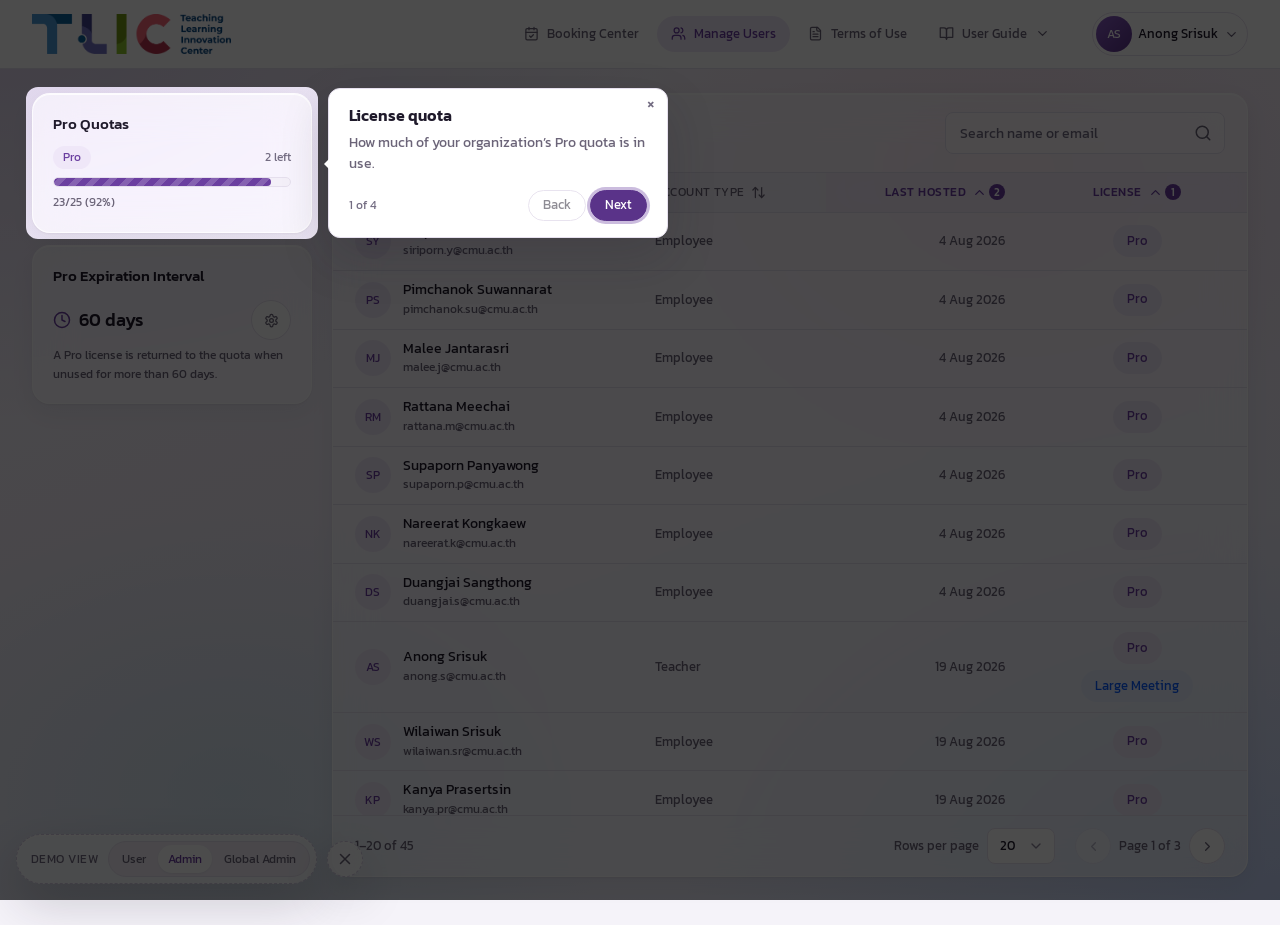
<file: design/manage-users.html>
<!DOCTYPE html>
<html lang="en">
<head>
  <meta charset="utf-8">
  <meta name="viewport" content="width=device-width, initial-scale=1">
  <title>Manage Users · CMU ZOOM</title>
  <link rel="icon" type="image/png" href="../images/favicon.png">
  <link rel="preconnect" href="https://fonts.googleapis.com">
  <link rel="preconnect" href="https://fonts.gstatic.com" crossorigin>
  <link rel="stylesheet" href="https://fonts.googleapis.com/css2?family=Kanit:ital,wght@0,400;0,500;0,600;0,700;1,400&display=swap">
  <link rel="stylesheet" href="assets/vendor/driver.js/driver.css">
  <link rel="stylesheet" href="assets/css/styles.css">
  <script src="assets/js/i18n.js"></script>
  <script src="assets/js/app.js"></script>
  <script src="assets/js/mock-data.js"></script>
  <script src="assets/js/pool-holders.js" defer></script>
  <script src="assets/js/manage-users.js" defer></script>
  <script src="assets/vendor/driver.js/driver.js.iife.js" defer></script>
  <script src="assets/js/tours.js" defer></script>
</head>
<body data-demo-switcher data-page="manage-users">
  <!-- ===== Navbar (shared with profile.html) ===== -->
  <header class="navbar">
    <div class="navbar-inner">
      <a class="brand" href="profile.html" data-i18n-aria-label="nav.home">
        <img src="../images/logo-tlic.png" alt="TLIC" width="200" height="85">
      </a>

      <nav class="nav-links" data-i18n-aria-label="nav.primary">
        <a class="nav-link" href="booking.html">
          <svg class="icon icon-sm" aria-hidden="true"><use href="#i-calendar-check"></use></svg>
          <span data-i18n="nav.booking">Booking Center</span>
        </a>
        <a class="nav-link" href="manage-users.html" aria-current="page" data-admin-only>
          <svg class="icon icon-sm" aria-hidden="true"><use href="#i-users"></use></svg>
          <span data-i18n="menu.manageUsers">Manage Users</span>
        </a>
        <a class="nav-link" href="manage-admins.html" data-global-only>
          <svg class="icon icon-sm" aria-hidden="true"><use href="#i-shield"></use></svg>
          <span data-i18n="menu.manageAdmins">Admin Console</span>
        </a>
        <button type="button" class="nav-link" data-modal-open="terms-modal">
          <svg class="icon icon-sm" aria-hidden="true"><use href="#i-file-text"></use></svg>
          <span data-i18n="nav.terms">Terms of Use</span>
        </button>
        <div class="dropdown" data-dropdown>
          <button type="button" class="nav-link" data-dropdown-toggle aria-expanded="false" aria-controls="guide-menu">
            <svg class="icon icon-sm" aria-hidden="true"><use href="#i-book"></use></svg>
            <span data-i18n="nav.guide">User Guide</span>
            <svg class="icon icon-sm" aria-hidden="true"><use href="#i-chevron-down"></use></svg>
          </button>

          <div class="menu guide-menu" id="guide-menu" data-dropdown-menu hidden>
            <div class="menu-section">
              <p class="guide-menu-heading" data-i18n="nav.guideTours">Page tours</p>
              <button type="button" class="menu-item" data-start-tour="profile">
                <svg class="icon" aria-hidden="true"><use href="#i-id-card"></use></svg>
                <span data-i18n="nav.tourProfile">Profile page tour</span>
              </button>
              <button type="button" class="menu-item" data-start-tour="booking">
                <svg class="icon" aria-hidden="true"><use href="#i-calendar-check"></use></svg>
                <span data-i18n="nav.tourBooking">Booking Center tour</span>
              </button>
              <button type="button" class="menu-item" data-start-tour="manageUsers" data-admin-only>
                <svg class="icon" aria-hidden="true"><use href="#i-users"></use></svg>
                <span data-i18n="nav.tourManageUsers">Manage Users tour</span>
              </button>
            </div>
            <div class="menu-section">
              <a class="menu-item" href="guide.html">
                <svg class="icon" aria-hidden="true"><use href="#i-file-text"></use></svg>
                <span data-i18n="nav.guideDocs">Read the User Guide</span>
              </a>
            </div>
          </div>
        </div>
      </nav>

      <div class="dropdown" data-dropdown>
        <button type="button" class="avatar-button" data-dropdown-toggle aria-expanded="false" aria-controls="user-menu" data-i18n-aria-label="menu.open">
          <span class="avatar user-avatar avatar-sm" aria-hidden="true">AS</span>
          <span class="avatar-name" data-i18n="demo.userName">Anong Srisuk</span>
          <svg class="icon icon-sm" aria-hidden="true"><use href="#i-chevron-down"></use></svg>
        </button>

        <div class="menu" id="user-menu" data-dropdown-menu hidden>
          <div class="menu-header">
            <span class="avatar user-avatar avatar-lg" aria-hidden="true">AS</span>
            <div>
              <strong data-i18n="demo.userName">Anong Srisuk</strong>
              <p class="menu-email">anong.s@cmu.ac.th</p>
              <a href="https://zoom.us/profile" target="_blank" rel="noopener" data-i18n="menu.editProfile">Edit Profile</a>
            </div>
          </div>

          <div class="menu-section menu-mobile-only">
            <a class="menu-item" href="booking.html">
              <svg class="icon" aria-hidden="true"><use href="#i-calendar-check"></use></svg>
              <span data-i18n="nav.booking">Booking Center</span>
            </a>
            <a class="menu-item" href="manage-users.html" aria-current="page" data-admin-only>
              <svg class="icon" aria-hidden="true"><use href="#i-users"></use></svg>
              <span data-i18n="menu.manageUsers">Manage Users</span>
            </a>
            <a class="menu-item" href="manage-admins.html" data-global-only>
              <svg class="icon" aria-hidden="true"><use href="#i-shield"></use></svg>
              <span data-i18n="menu.manageAdmins">Admin Console</span>
            </a>
            <button type="button" class="menu-item" data-modal-open="terms-modal">
              <svg class="icon" aria-hidden="true"><use href="#i-file-text"></use></svg>
              <span data-i18n="nav.terms">Terms of Use</span>
            </button>
            <a class="menu-item" href="guide.html">
              <svg class="icon" aria-hidden="true"><use href="#i-book"></use></svg>
              <span data-i18n="nav.guide">User Guide</span>
            </a>
            <button type="button" class="menu-item" data-start-tour="profile">
              <svg class="icon" aria-hidden="true"><use href="#i-id-card"></use></svg>
              <span data-i18n="nav.tourProfile">Profile page tour</span>
            </button>
            <button type="button" class="menu-item" data-start-tour="booking">
              <svg class="icon" aria-hidden="true"><use href="#i-calendar-check"></use></svg>
              <span data-i18n="nav.tourBooking">Booking Center tour</span>
            </button>
            <button type="button" class="menu-item" data-start-tour="manageUsers" data-admin-only>
              <svg class="icon" aria-hidden="true"><use href="#i-users"></use></svg>
              <span data-i18n="nav.tourManageUsers">Manage Users tour</span>
            </button>
          </div>

          <div class="menu-section">
            <div class="menu-row">
              <svg class="icon" aria-hidden="true"><use href="#i-globe"></use></svg>
              <span data-i18n="menu.language">Language</span>
              <div class="segmented" role="group" data-i18n-aria-label="menu.language">
                <button type="button" data-set-lang="en">EN</button>
                <button type="button" data-set-lang="th">TH</button>
              </div>
            </div>
            <div class="menu-row">
              <svg class="icon" aria-hidden="true"><use href="#i-moon"></use></svg>
              <span data-i18n="menu.theme">Theme</span>
              <div class="segmented" role="group" data-i18n-aria-label="menu.theme">
                <button type="button" data-set-theme="light" data-i18n-aria-label="menu.themeLight"><svg class="icon icon-sm" aria-hidden="true"><use href="#i-sun"></use></svg></button>
                <button type="button" data-set-theme="dark" data-i18n-aria-label="menu.themeDark"><svg class="icon icon-sm" aria-hidden="true"><use href="#i-moon"></use></svg></button>
              </div>
            </div>
          </div>

          <div class="menu-section">
            <a class="menu-item menu-item-danger" href="index.html" data-logout>
              <svg class="icon" aria-hidden="true"><use href="#i-log-out"></use></svg>
              <span data-i18n="menu.logout">Logout</span>
            </a>
          </div>
        </div>
      </div>
    </div>
  </header>

  <!-- ===== 2. Manage Users ===== -->
  <!-- Mirrors production app/pages/manage-users.vue; manage-users.js fills the dynamic parts. -->
  <main class="page page-wide">
    <section class="card no-permission" data-no-permission hidden>
      <span class="modal-icon modal-icon-danger"><svg class="icon" aria-hidden="true"><use href="#i-lock"></use></svg></span>
      <h1 data-i18n="manage.noPermissionTitle"></h1>
      <p data-i18n="manage.noPermissionBody"></p>
      <a class="btn btn-primary" href="profile.html">
        <svg class="icon" aria-hidden="true"><use href="#i-arrow-left"></use></svg>
        <span data-i18n="manage.backToProfile"></span>
      </a>
    </section>

    <div class="manage-grid" data-manage hidden>
      <div class="manage-side">
        <aside class="card quota-card" data-tour="quota" aria-labelledby="quota-title">
          <h2 id="quota-title" class="card-title" data-quota-title></h2>
          <div class="quota-list" data-quota-list></div>
        </aside>

        <section class="card expiry-card" data-tour="expiry" aria-labelledby="expiry-title">
          <h2 id="expiry-title" class="card-title" data-i18n="expiry.title"></h2>
          <div class="expiry-row">
            <p class="expiry-value">
              <svg class="icon" aria-hidden="true"><use href="#i-clock"></use></svg>
              <span data-expiry-value></span>
            </p>
            <!-- Global Admin only (manage-users.js hides it for org admins). -->
            <button type="button" class="icon-button expiry-edit" data-expiry-edit aria-haspopup="dialog" data-i18n-aria-label="expiry.editLabel" data-i18n-title="expiry.edit" hidden>
              <svg class="icon icon-sm" aria-hidden="true"><use href="#i-settings"></use></svg>
            </button>
          </div>
          <p class="expiry-desc" data-expiry-desc></p>
        </section>
      </div>

      <section class="card users-card" aria-labelledby="org-name">
        <div class="users-header">
          <div class="org-heading">
            <!-- A Global Admin picks the organization from the select, which already shows its name;
                 the heading stays for screen readers only. -->
            <h1 id="org-name" data-org-name></h1>
            <label class="visually-hidden" for="org-select" data-i18n="manage.organization"></label>
            <select id="org-select" class="select org-select" data-org-select hidden></select>
          </div>

          <form class="field" data-tour="user-search" role="search" data-search-form>
            <label class="visually-hidden" for="user-search" data-i18n="manage.search"></label>
            <input id="user-search" type="search" autocomplete="off" data-search data-i18n-placeholder="manage.search">
            <button type="submit" class="search-submit" data-i18n-aria-label="manage.searchSubmit" data-i18n-title="manage.searchSubmit">
              <svg class="icon" aria-hidden="true"><use href="#i-search"></use></svg>
            </button>
          </form>
        </div>

        <div class="table-scroll" data-tour="users-table">
          <table class="users-table manage-users-table">
            <thead>
              <tr>
                <!-- Multi-column sort: each click steps asc → desc → off; manage-users.js renders the indicators. -->
                <th scope="col" data-sort-header="name">
                  <button type="button" class="sort-button" data-sort="name"><span data-i18n="table.name"></span><span class="sort-indicator" aria-hidden="true" data-sort-indicator></span></button>
                </th>
                <th scope="col" class="col-account-type" data-sort-header="accountType">
                  <button type="button" class="sort-button" data-sort="accountType"><span data-i18n="table.accountType"></span><span class="sort-indicator" aria-hidden="true" data-sort-indicator></span></button>
                </th>
                <th scope="col" class="col-last-use" data-sort-header="lastUse">
                  <button type="button" class="sort-button" data-sort="lastUse"><span data-i18n="table.lastUse"></span><span class="sort-indicator" aria-hidden="true" data-sort-indicator></span></button>
                </th>
                <th scope="col" class="col-license" data-sort-header="license">
                  <button type="button" class="sort-button" data-sort="license"><span data-i18n="table.license"></span><span class="sort-indicator" aria-hidden="true" data-sort-indicator></span></button>
                </th>
              </tr>
            </thead>
            <tbody data-user-rows></tbody>
          </table>

          <div class="empty-state" data-empty hidden>
            <svg class="icon" aria-hidden="true"><use href="#i-search"></use></svg>
            <p data-i18n="manage.empty"></p>
            <button type="button" class="link-button" data-provision hidden></button>
          </div>
        </div>

        <div data-users-pagination></div>
      </section>
    </div>
  </main>

  <!-- ===== Modals ===== -->
  <dialog class="modal" id="terms-modal" aria-labelledby="terms-title">
    <div class="modal-panel">
      <div class="modal-header">
        <span class="modal-icon"><svg class="icon" aria-hidden="true"><use href="#i-file-text"></use></svg></span>
        <h2 id="terms-title" data-i18n="terms.title">Zoom Pro Terms of Use</h2>
        <button type="button" class="icon-button" data-modal-close data-i18n-aria-label="modal.close">
          <svg class="icon" aria-hidden="true"><use href="#i-x"></use></svg>
        </button>
      </div>
      <div class="modal-body">
        <!-- Content from "เงื่อนไขการใช้ ZOOM Pro.txt" plus the Pro expiration interval (terms.3 /
             terms.note3, not in that file); text lives in i18n.js (terms.*). -->
        <ol class="terms-list">
          <li data-i18n="terms.1"></li>
          <li data-i18n="terms.2"></li>
          <li data-i18n="terms.3"></li>
        </ol>
        <div class="terms-notes">
          <p class="terms-notes-title" data-i18n="terms.notesTitle">Notes</p>
          <ul>
            <li>
              <span data-i18n="terms.note1"></span>
              <a href="https://line.me/R/ti/p/@tliccmu" target="_blank" rel="noopener">@tliccmu</a>
            </li>
            <li data-i18n="terms.note2"></li>
            <li data-i18n="terms.note3"></li>
          </ul>
        </div>
      </div>
      <div class="modal-footer">
        <button type="button" class="btn btn-primary" data-modal-close data-i18n="terms.accept">I understand</button>
      </div>
    </div>
  </dialog>

  <!-- License modal (production LicenseModal.vue): filled by manage-users.js when a row is clicked. -->
  <dialog class="modal modal-wide" id="license-modal" aria-labelledby="license-modal-title">
    <div class="modal-panel">
      <div class="modal-header">
        <span class="avatar avatar-md" aria-hidden="true" data-lm-initials></span>
        <div class="modal-title-group">
          <h2 id="license-modal-title" data-lm-name></h2>
          <p class="modal-subtitle" data-lm-email></p>
        </div>
        <button type="button" class="icon-button" data-modal-close data-i18n-aria-label="modal.close">
          <svg class="icon" aria-hidden="true"><use href="#i-x"></use></svg>
        </button>
      </div>

      <div class="modal-body">
        <section class="modal-section" aria-labelledby="license-modal-manage">
          <div class="modal-section-head">
            <h3 id="license-modal-manage" class="modal-section-title" data-i18n="licenseModal.license"></h3>
            <div class="current-license">
              <span class="modal-section-meta" data-i18n="licenseModal.current"></span>
              <span class="current-license-badges" data-lm-current></span>
            </div>
          </div>
          <div class="license-actions" data-lm-actions></div>
        </section>

        <section class="modal-section" aria-labelledby="license-modal-usage">
          <div class="modal-section-head">
            <h3 id="license-modal-usage" class="modal-section-title" data-i18n="licenseModal.usageTitle"></h3>
            <span class="modal-section-meta" data-lm-usage-count></span>
          </div>
          <div class="usage-log" data-lm-usage></div>
        </section>
      </div>
    </div>
  </dialog>

  <!-- Assign/Revoke confirmation, stacked on top of the license modal: text filled by manage-users.js. -->
  <dialog class="modal" id="confirm-license-modal" aria-labelledby="confirm-license-modal-title">
    <div class="modal-panel">
      <div class="modal-header">
        <span class="modal-icon" data-cl-icon><svg class="icon" aria-hidden="true"><use href="#i-send"></use></svg></span>
        <h2 id="confirm-license-modal-title" data-cl-title></h2>
        <button type="button" class="icon-button" data-modal-close data-i18n-aria-label="modal.close">
          <svg class="icon" aria-hidden="true"><use href="#i-x"></use></svg>
        </button>
      </div>
      <div class="modal-body" data-cl-body></div>
      <div class="modal-footer">
        <button type="button" class="btn btn-ghost" data-modal-close data-i18n="modal.cancel"></button>
        <button type="button" class="btn" data-cl-confirm></button>
      </div>
    </div>
  </dialog>

  <!-- Pro expiration interval (Admin / Global Admin): radios filled by manage-users.js. -->
  <dialog class="modal" id="expiry-modal" aria-labelledby="expiry-modal-title">
    <div class="modal-panel">
      <div class="modal-header">
        <span class="modal-icon"><svg class="icon" aria-hidden="true"><use href="#i-clock"></use></svg></span>
        <h2 id="expiry-modal-title" data-i18n="expiry.modalTitle"></h2>
        <button type="button" class="icon-button" data-modal-close data-i18n-aria-label="modal.close">
          <svg class="icon" aria-hidden="true"><use href="#i-x"></use></svg>
        </button>
      </div>
      <div class="modal-body">
        <fieldset class="expiry-fieldset">
          <legend data-i18n="expiry.legend"></legend>
          <div class="expiry-options" data-expiry-options></div>
        </fieldset>
        <p class="modal-note" data-i18n="expiry.modalNote"></p>
      </div>
      <div class="modal-footer">
        <button type="button" class="btn btn-ghost" data-modal-close data-i18n="modal.cancel"></button>
        <button type="button" class="btn btn-primary" data-expiry-save data-i18n="expiry.save"></button>
      </div>
    </div>
  </dialog>
</body>
</html>
</file>
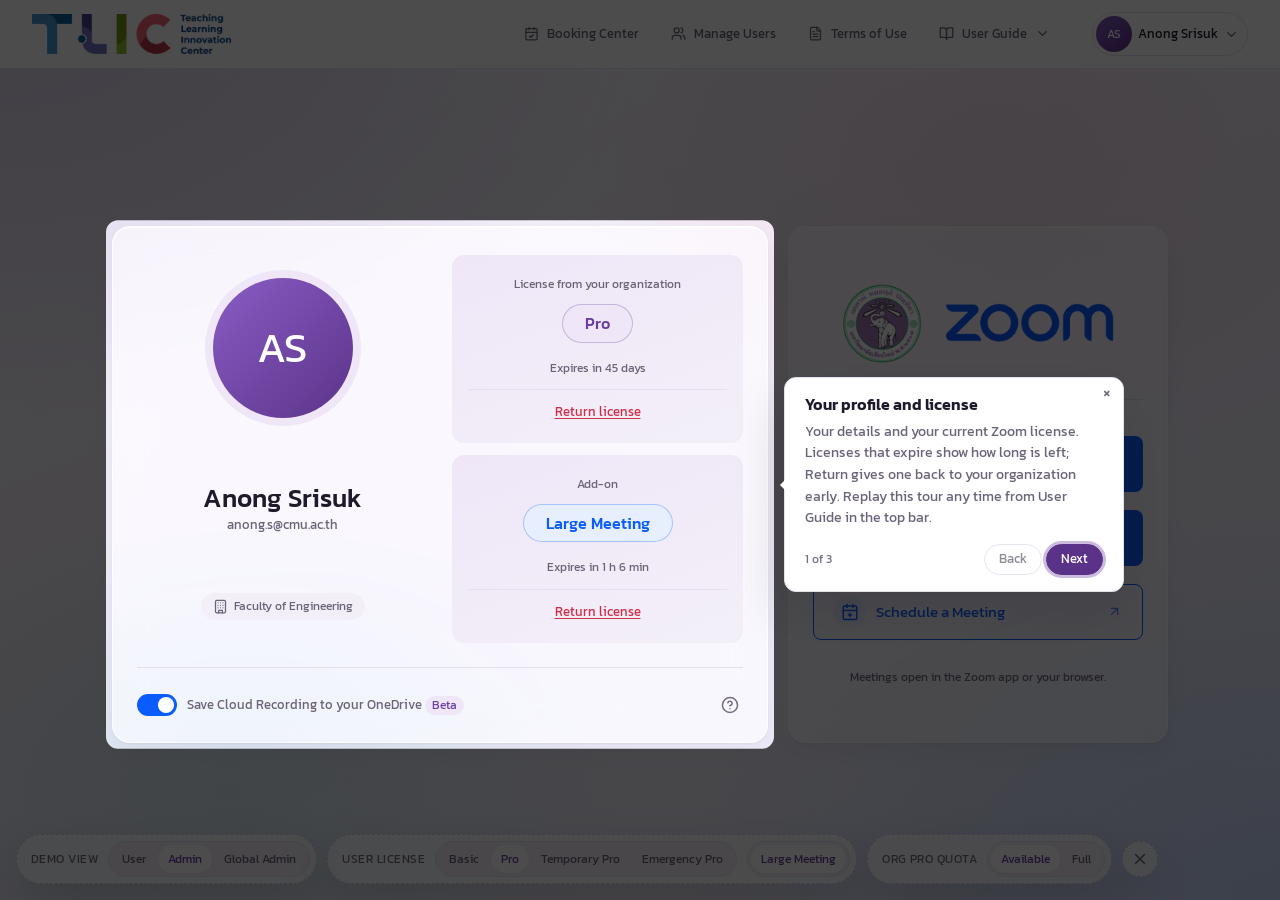
<file: design/profile.html>
<!DOCTYPE html>
<html lang="en">
<head>
  <meta charset="utf-8">
  <meta name="viewport" content="width=device-width, initial-scale=1">
  <title>Edit Profile · CMU ZOOM</title>
  <link rel="icon" type="image/png" href="../images/favicon.png">
  <link rel="preconnect" href="https://fonts.googleapis.com">
  <link rel="preconnect" href="https://fonts.gstatic.com" crossorigin>
  <link rel="stylesheet" href="https://fonts.googleapis.com/css2?family=Kanit:ital,wght@0,400;0,500;0,600;0,700;1,400&display=swap">
  <link rel="stylesheet" href="assets/vendor/driver.js/driver.css">
  <link rel="stylesheet" href="assets/css/styles.css">
  <script src="assets/js/i18n.js"></script>
  <script src="assets/js/app.js"></script>
  <script src="assets/js/mock-data.js"></script>
  <script src="assets/js/profile.js" defer></script>
  <script src="assets/vendor/driver.js/driver.js.iife.js" defer></script>
  <script src="assets/js/tours.js" defer></script>
</head>
<body data-demo-switcher data-page="profile">
  <!-- ===== Navbar (shared with manage-users.html) ===== -->
  <header class="navbar">
    <div class="navbar-inner">
      <a class="brand" href="profile.html" data-i18n-aria-label="nav.home">
        <img src="../images/logo-tlic.png" alt="TLIC" width="200" height="85">
      </a>

      <nav class="nav-links" data-i18n-aria-label="nav.primary">
        <a class="nav-link" href="booking.html">
          <svg class="icon icon-sm" aria-hidden="true"><use href="#i-calendar-check"></use></svg>
          <span data-i18n="nav.booking">Booking Center</span>
        </a>
        <a class="nav-link" href="manage-users.html" data-admin-only>
          <svg class="icon icon-sm" aria-hidden="true"><use href="#i-users"></use></svg>
          <span data-i18n="menu.manageUsers">Manage Users</span>
        </a>
        <a class="nav-link" href="manage-admins.html" data-global-only>
          <svg class="icon icon-sm" aria-hidden="true"><use href="#i-shield"></use></svg>
          <span data-i18n="menu.manageAdmins">Admin Console</span>
        </a>
        <button type="button" class="nav-link" data-modal-open="terms-modal">
          <svg class="icon icon-sm" aria-hidden="true"><use href="#i-file-text"></use></svg>
          <span data-i18n="nav.terms">Terms of Use</span>
        </button>
        <div class="dropdown" data-dropdown>
          <button type="button" class="nav-link" data-dropdown-toggle aria-expanded="false" aria-controls="guide-menu">
            <svg class="icon icon-sm" aria-hidden="true"><use href="#i-book"></use></svg>
            <span data-i18n="nav.guide">User Guide</span>
            <svg class="icon icon-sm" aria-hidden="true"><use href="#i-chevron-down"></use></svg>
          </button>

          <div class="menu guide-menu" id="guide-menu" data-dropdown-menu hidden>
            <div class="menu-section">
              <p class="guide-menu-heading" data-i18n="nav.guideTours">Page tours</p>
              <button type="button" class="menu-item" data-start-tour="profile">
                <svg class="icon" aria-hidden="true"><use href="#i-id-card"></use></svg>
                <span data-i18n="nav.tourProfile">Profile page tour</span>
              </button>
              <button type="button" class="menu-item" data-start-tour="booking">
                <svg class="icon" aria-hidden="true"><use href="#i-calendar-check"></use></svg>
                <span data-i18n="nav.tourBooking">Booking Center tour</span>
              </button>
              <button type="button" class="menu-item" data-start-tour="manageUsers" data-admin-only>
                <svg class="icon" aria-hidden="true"><use href="#i-users"></use></svg>
                <span data-i18n="nav.tourManageUsers">Manage Users tour</span>
              </button>
            </div>
            <div class="menu-section">
              <a class="menu-item" href="guide.html">
                <svg class="icon" aria-hidden="true"><use href="#i-file-text"></use></svg>
                <span data-i18n="nav.guideDocs">Read the User Guide</span>
              </a>
            </div>
          </div>
        </div>
      </nav>

      <div class="dropdown" data-dropdown>
        <button type="button" class="avatar-button" data-dropdown-toggle aria-expanded="false" aria-controls="user-menu" data-i18n-aria-label="menu.open">
          <span class="avatar user-avatar avatar-sm" aria-hidden="true">AS</span>
          <span class="avatar-name" data-i18n="demo.userName">Anong Srisuk</span>
          <svg class="icon icon-sm" aria-hidden="true"><use href="#i-chevron-down"></use></svg>
        </button>

        <div class="menu" id="user-menu" data-dropdown-menu hidden>
          <div class="menu-header">
            <span class="avatar user-avatar avatar-lg" aria-hidden="true">AS</span>
            <div>
              <strong data-i18n="demo.userName">Anong Srisuk</strong>
              <p class="menu-email">anong.s@cmu.ac.th</p>
              <a href="https://zoom.us/profile" target="_blank" rel="noopener" data-i18n="menu.editProfile">Edit Profile</a>
            </div>
          </div>

          <div class="menu-section menu-mobile-only">
            <a class="menu-item" href="booking.html">
              <svg class="icon" aria-hidden="true"><use href="#i-calendar-check"></use></svg>
              <span data-i18n="nav.booking">Booking Center</span>
            </a>
            <a class="menu-item" href="manage-users.html" data-admin-only>
              <svg class="icon" aria-hidden="true"><use href="#i-users"></use></svg>
              <span data-i18n="menu.manageUsers">Manage Users</span>
            </a>
            <a class="menu-item" href="manage-admins.html" data-global-only>
              <svg class="icon" aria-hidden="true"><use href="#i-shield"></use></svg>
              <span data-i18n="menu.manageAdmins">Admin Console</span>
            </a>
            <button type="button" class="menu-item" data-modal-open="terms-modal">
              <svg class="icon" aria-hidden="true"><use href="#i-file-text"></use></svg>
              <span data-i18n="nav.terms">Terms of Use</span>
            </button>
            <a class="menu-item" href="guide.html">
              <svg class="icon" aria-hidden="true"><use href="#i-book"></use></svg>
              <span data-i18n="nav.guide">User Guide</span>
            </a>
            <button type="button" class="menu-item" data-start-tour="profile">
              <svg class="icon" aria-hidden="true"><use href="#i-id-card"></use></svg>
              <span data-i18n="nav.tourProfile">Profile page tour</span>
            </button>
            <button type="button" class="menu-item" data-start-tour="booking">
              <svg class="icon" aria-hidden="true"><use href="#i-calendar-check"></use></svg>
              <span data-i18n="nav.tourBooking">Booking Center tour</span>
            </button>
            <button type="button" class="menu-item" data-start-tour="manageUsers" data-admin-only>
              <svg class="icon" aria-hidden="true"><use href="#i-users"></use></svg>
              <span data-i18n="nav.tourManageUsers">Manage Users tour</span>
            </button>
          </div>

          <div class="menu-section">
            <div class="menu-row">
              <svg class="icon" aria-hidden="true"><use href="#i-globe"></use></svg>
              <span data-i18n="menu.language">Language</span>
              <div class="segmented" role="group" data-i18n-aria-label="menu.language">
                <button type="button" data-set-lang="en">EN</button>
                <button type="button" data-set-lang="th">TH</button>
              </div>
            </div>
            <div class="menu-row">
              <svg class="icon" aria-hidden="true"><use href="#i-moon"></use></svg>
              <span data-i18n="menu.theme">Theme</span>
              <div class="segmented" role="group" data-i18n-aria-label="menu.theme">
                <button type="button" data-set-theme="light" data-i18n-aria-label="menu.themeLight"><svg class="icon icon-sm" aria-hidden="true"><use href="#i-sun"></use></svg></button>
                <button type="button" data-set-theme="dark" data-i18n-aria-label="menu.themeDark"><svg class="icon icon-sm" aria-hidden="true"><use href="#i-moon"></use></svg></button>
              </div>
            </div>
          </div>

          <div class="menu-section">
            <a class="menu-item menu-item-danger" href="index.html" data-logout>
              <svg class="icon" aria-hidden="true"><use href="#i-log-out"></use></svg>
              <span data-i18n="menu.logout">Logout</span>
            </a>
          </div>
        </div>
      </div>
    </div>
  </header>

  <!-- ===== 1. User Profile ===== -->
  <main class="page page-centered">
    <div class="profile-grid">
      <!-- aria-busy + the skeleton blocks mirror production's lazy /api/me load; profile.js clears them. -->
      <section class="card profile-card" data-tour="profile-card" aria-labelledby="profile-name" aria-busy="true" data-profile-card>
        <div class="profile-identity" aria-hidden="true" data-skeleton>
          <span class="skeleton skeleton-circle" style="width: 140px; height: 140px" aria-hidden="true"></span>
          <div class="profile-nameplate skeleton-stack skeleton-centered">
            <span class="skeleton skeleton-line" style="width: 220px; height: 24px" aria-hidden="true"></span>
            <span class="skeleton skeleton-line" style="width: 180px" aria-hidden="true"></span>
          </div>
          <span class="skeleton skeleton-line" style="width: 160px" aria-hidden="true"></span>
        </div>
        <div class="profile-identity" data-loaded hidden>
          <span class="avatar user-avatar avatar-xl" aria-hidden="true"><span data-profile-initials></span></span>
          <!-- One block, so the column's space-around cannot open a gap between name and email. -->
          <div class="profile-nameplate">
            <h1 class="profile-name" id="profile-name" data-profile-name></h1>
            <p class="profile-email" data-profile-email></p>
          </div>
          <p class="profile-org">
            <svg class="icon icon-sm" aria-hidden="true"><use href="#i-building"></use></svg>
            <span data-profile-org></span>
          </p>
        </div>

        <div class="profile-license">
          <!-- One .license-box per held license (main, then the Large Meeting add-on), built by profile.js. -->
          <div class="license-list" data-license-list>
            <div class="license-box" aria-hidden="true">
              <span class="skeleton skeleton-line" style="width: 80px; height: 10px" aria-hidden="true"></span>
              <span class="skeleton skeleton-pill" style="width: 140px; height: 48px" aria-hidden="true"></span>
            </div>
          </div>

          <!-- Basic users only: get Pro from the organization's quota (disabled when the quota is full). -->
          <button type="button" class="btn btn-primary btn-block profile-license-action" data-tour="request-pro" data-modal-open="request-modal" data-request-button aria-describedby="request-hint" hidden>
            <svg class="icon" aria-hidden="true"><use href="#i-send"></use></svg>
            <span data-i18n="profile.request">Request Pro</span>
          </button>
          <p class="request-hint" id="request-hint" data-request-hint hidden data-i18n="profile.requestUnavailable"></p>
        </div>

        <!-- Spans both columns: an account-wide setting, not something tied to one license. -->
        <div class="recording-setting" data-tour="recording-sync" aria-busy="true" data-recording-setting>
          <span class="skeleton skeleton-pill" style="width: 44px" aria-hidden="true" data-skeleton></span>
          <span class="switch" data-loaded hidden>
            <input type="checkbox" id="recording-toggle" data-recording-toggle>
            <span class="switch-track"></span>
          </span>
          <label for="recording-toggle">
            <span data-i18n="profile.recording">Save Cloud Recording to your OneDrive</span>
            <span class="badge badge-beta" data-i18n="profile.beta">Beta</span>
          </label>
          <span class="tooltip">
            <button type="button" class="tooltip-trigger" aria-describedby="recording-help" data-i18n-aria-label="profile.recordingHelpLabel">
              <svg class="icon" aria-hidden="true"><use href="#i-help"></use></svg>
            </button>
            <span class="tooltip-content" role="tooltip" id="recording-help" data-i18n="profile.recordingHelp"></span>
          </span>
        </div>
      </section>

      <section class="card meeting-card" data-tour="zoom-panel" data-i18n-aria-label="meeting.section">
        <div class="meeting-logos">
          <img class="logo-cmu" src="../images/logo-cmu.png" alt="Chiang Mai University" width="100" height="100">
          <img class="logo-zoom" src="../images/logo-zoom.png" alt="Zoom" width="150" height="34">
        </div>

        <div class="meeting-actions">
          <a class="btn btn-zoom" href="https://zoom.us/join" target="_blank" rel="noopener">
            <span class="btn-icon-circle"><svg class="icon" aria-hidden="true"><use href="#i-log-in"></use></svg></span>
            <span data-i18n="meeting.join">Join a Meeting</span>
            <svg class="icon icon-sm" aria-hidden="true"><use href="#i-external"></use></svg>
          </a>
          <a class="btn btn-zoom" href="https://zoom.us/start/webmeeting" target="_blank" rel="noopener">
            <span class="btn-icon-circle"><svg class="icon" aria-hidden="true"><use href="#i-video"></use></svg></span>
            <span data-i18n="meeting.start">Start a Meeting</span>
            <svg class="icon icon-sm" aria-hidden="true"><use href="#i-external"></use></svg>
          </a>
          <a class="btn btn-outline-zoom" href="https://zoom.us/meeting/schedule" target="_blank" rel="noopener">
            <span class="btn-icon-circle"><svg class="icon" aria-hidden="true"><use href="#i-calendar"></use></svg></span>
            <span data-i18n="meeting.schedule">Schedule a Meeting</span>
            <svg class="icon icon-sm" aria-hidden="true"><use href="#i-external"></use></svg>
          </a>
        </div>
        <p class="meeting-hint" data-i18n="profile.meetingsHint">Meetings open in the Zoom app or your browser.</p>
      </section>
    </div>
  </main>

  <!-- ===== Modals ===== -->
  <dialog class="modal" id="terms-modal" aria-labelledby="terms-title">
    <div class="modal-panel">
      <div class="modal-header">
        <span class="modal-icon"><svg class="icon" aria-hidden="true"><use href="#i-file-text"></use></svg></span>
        <h2 id="terms-title" data-i18n="terms.title">Zoom Pro Terms of Use</h2>
        <button type="button" class="icon-button" data-modal-close data-i18n-aria-label="modal.close">
          <svg class="icon" aria-hidden="true"><use href="#i-x"></use></svg>
        </button>
      </div>
      <div class="modal-body">
        <!-- Content from "เงื่อนไขการใช้ ZOOM Pro.txt" plus the Pro expiration interval (terms.3 /
             terms.note3, not in that file); text lives in i18n.js (terms.*). -->
        <ol class="terms-list">
          <li data-i18n="terms.1"></li>
          <li data-i18n="terms.2"></li>
          <li data-i18n="terms.3"></li>
        </ol>
        <div class="terms-notes">
          <p class="terms-notes-title" data-i18n="terms.notesTitle">Notes</p>
          <ul>
            <li>
              <span data-i18n="terms.note1"></span>
              <a href="https://line.me/R/ti/p/@tliccmu" target="_blank" rel="noopener">@tliccmu</a>
            </li>
            <li data-i18n="terms.note2"></li>
            <li data-i18n="terms.note3"></li>
          </ul>
        </div>
      </div>
      <div class="modal-footer">
        <button type="button" class="btn btn-primary" data-modal-close data-i18n="terms.accept">I understand</button>
      </div>
    </div>
  </dialog>

  <dialog class="modal" id="return-modal" aria-labelledby="return-title">
    <div class="modal-panel">
      <div class="modal-header">
        <span class="modal-icon modal-icon-danger"><svg class="icon" aria-hidden="true"><use href="#i-undo"></use></svg></span>
        <!-- Title and body name the license being returned, so profile.js fills them. -->
        <h2 id="return-title" data-return-title>Return your license?</h2>
        <button type="button" class="icon-button" data-modal-close data-i18n-aria-label="modal.close">
          <svg class="icon" aria-hidden="true"><use href="#i-x"></use></svg>
        </button>
      </div>
      <div class="modal-body">
        <p data-return-body></p>
      </div>
      <div class="modal-footer">
        <button type="button" class="btn btn-ghost" data-modal-close data-i18n="modal.cancel">Cancel</button>
        <button type="button" class="btn btn-danger" data-confirm-return data-i18n="return.confirm">Return license</button>
      </div>
    </div>
  </dialog>

  <dialog class="modal" id="request-modal" aria-labelledby="request-title">
    <div class="modal-panel">
      <div class="modal-header">
        <span class="modal-icon"><svg class="icon" aria-hidden="true"><use href="#i-send"></use></svg></span>
        <h2 id="request-title" data-i18n="request.title">Request a Pro license?</h2>
        <button type="button" class="icon-button" data-modal-close data-i18n-aria-label="modal.close">
          <svg class="icon" aria-hidden="true"><use href="#i-x"></use></svg>
        </button>
      </div>
      <div class="modal-body">
        <p data-i18n="request.body"></p>
        <p>
          <span data-i18n="request.termsPrefix">By getting Pro, you agree to the</span>
          <!-- Opens the terms dialog on top of this one (both stay open, as production's modal stack). -->
          <button type="button" class="link-button" data-modal-open="terms-modal" data-i18n="terms.title">Zoom Pro Terms of Use</button>
        </p>
      </div>
      <div class="modal-footer">
        <button type="button" class="btn btn-ghost" data-modal-close data-i18n="modal.cancel">Cancel</button>
        <button type="button" class="btn btn-primary" data-confirm-request data-i18n="request.confirm">Get Pro</button>
      </div>
    </div>
  </dialog>

  <!-- Demo only: moved next to the Demo view switcher by profile.js to preview every license state. -->
  <div class="demo-switcher" data-license-demo hidden>
    <span class="demo-label" data-i18n="demo.userLicense">User license</span>
    <div class="segmented" role="group" data-i18n-aria-label="demo.userLicense">
      <button type="button" data-set-license="basic" data-i18n="license.basic">Basic</button>
      <button type="button" data-set-license="pro" data-i18n="license.pro">Pro</button>
      <button type="button" data-set-license="tempPro" data-i18n="license.tempPro">Temporary Pro</button>
      <button type="button" data-set-license="emergencyPro" data-i18n="license.emergencyPro">Emergency Pro</button>
    </div>
    <div class="segmented">
      <button type="button" data-toggle-large-meeting aria-pressed="false" data-i18n="license.largeMeeting">Large Meeting</button>
    </div>
  </div>

  <div class="demo-switcher" data-quota-demo hidden>
    <span class="demo-label" data-i18n="demo.orgQuota">Org Pro quota</span>
    <div class="segmented" role="group" data-i18n-aria-label="demo.orgQuota">
      <button type="button" data-set-quota="available" data-i18n="demo.quotaAvailable">Available</button>
      <button type="button" data-set-quota="full" data-i18n="demo.quotaFull">Full</button>
    </div>
  </div>
</body>
</html>
</file>
<file: design/assets/css/styles.css>
/* ==========================================================================
   CMU ZOOM V4 — design prototype styles
   ========================================================================== */

/* ---------- tokens ---------- */
:root {
  /* Kanit is loaded from Google Fonts in each page <head> (400/500/600/700 + italic 400). */
  --font-sans: "Kanit", "Segoe UI", "Leelawadee UI", Tahoma, system-ui, sans-serif;

  /* Type scale (14px base). Kanit runs heavy, so: 600 display, 500 titles, 400 controls/labels/body. */
  --fs-3xs: 11px;
  --fs-2xs: 12px;
  --fs-xs: 12px;
  --fs-sm: 13px;
  --fs-base: 14px;
  --fs-md: 15px;
  --fs-lg: 16px;
  --fs-xl: 18px;
  --fs-2xl: 20px;
  --fs-3xl: 26px;
  --fs-display: clamp(34px, 4.5vw, 46px);
  --fw-regular: 400;
  --fw-medium: 500;
  --fw-semibold: 600;
  --fw-bold: 700;
  --lh-tight: 1.2;
  --lh-heading: 1.35;
  --lh-body: 1.55;

  --bg: #f5f3f9;
  /* Page background: CMU purple glow top-left, Zoom blue glow bottom-right, plus faint TLIC pink/teal
     accents so the glass panels have colour to blur, over a soft lavender base. */
  --bg-gradient:
    radial-gradient(1100px 700px at 0% 0%, rgba(107, 63, 160, 0.20), transparent 60%),
    radial-gradient(1000px 650px at 100% 100%, rgba(11, 92, 255, 0.16), transparent 60%),
    radial-gradient(600px 420px at 78% 18%, rgba(232, 76, 110, 0.10), transparent 70%),
    radial-gradient(560px 400px at 18% 88%, rgba(0, 164, 170, 0.10), transparent 70%),
    linear-gradient(160deg, #f8f6fc 0%, #f1ecf8 55%, #ebeefa 100%);
  --surface: #ffffff;
  --surface-2: #f3eff8;
  --border: #e5dfed;
  --border-strong: #d2c8df;
  --navbar-bg: #ffffff;
  --navbar-border: var(--border);
  --navbar-hover: var(--surface-2);
  /* Frosted-glass panels */
  --glass-bg: rgba(255, 255, 255, 0.58);
  --glass-bg-strong: rgba(255, 255, 255, 0.78);
  --glass-inset: rgba(255, 255, 255, 0.45);
  --glass-border: rgba(255, 255, 255, 0.75);
  --glass-highlight: inset 0 1px 0 rgba(255, 255, 255, 0.8);
  --glass-blur: blur(20px) saturate(1.5);
  --text: #1f1a2b;
  --text-muted: #6b6478;
  --text-subtle: #736c82;

  --primary: #6b3fa0;
  --primary-hover: #5a3389;
  --primary-soft: #efe7f8;
  --on-primary: #ffffff;

  --zoom: #0b5cff;
  --zoom-hover: #084bd6;
  --zoom-text: #0b5cff;
  --zoom-soft: #e7efff;

  --danger: #cf2f48;
  --danger-soft: #fde8ec;
  --success: #17875b;
  --success-soft: #e3f5ec;
  --warning: #8a5800;
  --warning-soft: #fdf1d9;

  --focus-ring: 0 0 0 3px color-mix(in srgb, var(--primary) 35%, transparent);

  --radius-sm: 8px;
  --radius: 12px;
  --radius-lg: 18px;
  --shadow-sm: 0 1px 2px rgba(31, 26, 43, 0.06);
  --shadow: 0 1px 2px rgba(31, 26, 43, 0.05), 0 8px 24px rgba(31, 26, 43, 0.06);
  --shadow-lg: 0 20px 48px rgba(31, 26, 43, 0.18);

  --navbar-height: 68px;
  --page-max: 1120px;
  --gutter: clamp(16px, 4vw, 32px);

  /* Spacing scale for page/section rhythm. */
  --space-2xs: 4px;
  --space-xs: 8px;
  --space-sm: 12px;
  --space-md: 16px;
  --space-lg: 20px;
  --space-xl: 24px;
  --space-2xl: 32px;
  --space-3xl: 48px;

  color-scheme: light;
}

:root[data-theme="dark"] {
  --bg: #13111a;
  --bg-gradient:
    radial-gradient(1100px 700px at 0% 0%, rgba(176, 138, 224, 0.24), transparent 60%),
    radial-gradient(1000px 650px at 100% 100%, rgba(46, 109, 255, 0.20), transparent 60%),
    radial-gradient(600px 420px at 78% 18%, rgba(232, 76, 110, 0.10), transparent 70%),
    radial-gradient(560px 400px at 18% 88%, rgba(0, 164, 170, 0.10), transparent 70%),
    linear-gradient(160deg, #17131f 0%, #13111a 55%, #0f1119 100%);
  --surface: #1c1926;
  --surface-2: #252131;
  --border: #322c40;
  --border-strong: #463d58;
  --navbar-bg: #3c3651;
  --navbar-border: #4e4562;
  --navbar-hover: #48415f;
  --glass-bg: rgba(36, 31, 50, 0.52);
  --glass-bg-strong: rgba(36, 31, 50, 0.78);
  --glass-inset: rgba(255, 255, 255, 0.04);
  --glass-border: rgba(255, 255, 255, 0.10);
  --glass-highlight: inset 0 1px 0 rgba(255, 255, 255, 0.06);
  --text: #ece8f4;
  --text-muted: #a8a0b8;
  --text-subtle: #857d95;

  --primary: #b08ae0;
  --primary-hover: #c3a4ea;
  --primary-soft: #2c2440;
  --on-primary: #1a1325;

  --zoom: #1f5eff;
  --zoom-hover: #3a73ff;
  --zoom-text: #8fb2ff;
  --zoom-soft: #1b2745;

  --danger: #f2748a;
  --danger-soft: #3a1f29;
  --success: #52cc98;
  --success-soft: #16302a;
  --warning: #e9b54f;
  --warning-soft: #33291a;

  --shadow-sm: 0 1px 2px rgba(0, 0, 0, 0.4);
  --shadow: 0 1px 2px rgba(0, 0, 0, 0.3), 0 8px 24px rgba(0, 0, 0, 0.3);
  --shadow-lg: 0 20px 48px rgba(0, 0, 0, 0.55);

  color-scheme: dark;
}

/* ---------- base ---------- */
*,
*::before,
*::after {
  box-sizing: border-box;
}

html {
  -webkit-text-size-adjust: 100%;
}

body {
  margin: 0;
  min-height: 100vh;
  font-family: var(--font-sans);
  font-size: var(--fs-base);
  font-weight: var(--fw-regular);
  line-height: var(--lh-body);
  color: var(--text);
  background-color: var(--bg);
  background-image: var(--bg-gradient);
  /* Keep the gradient anchored to the viewport so long pages don't stretch it. */
  background-attachment: fixed;
  -webkit-font-smoothing: antialiased;
}

img,
svg {
  display: block;
  max-width: 100%;
}

a {
  color: inherit;
}

button,
input,
select {
  font: inherit;
  color: inherit;
}

button {
  cursor: pointer;
}

:focus-visible {
  /* Transparent outline stays visible in forced-colors mode, where box-shadow is dropped. */
  outline: 2px solid transparent;
  box-shadow: var(--focus-ring);
}

[hidden] {
  display: none !important;
}

.visually-hidden {
  position: absolute;
  width: 1px;
  height: 1px;
  margin: -1px;
  overflow: hidden;
  clip: rect(0 0 0 0);
  white-space: nowrap;
}

.icon {
  width: 18px;
  height: 18px;
  flex: none;
  fill: none;
  stroke: currentColor;
  stroke-width: 2;
  stroke-linecap: round;
  stroke-linejoin: round;
}

.icon-sm {
  width: 15px;
  height: 15px;
}

/* ---------- buttons ---------- */
.btn {
  display: inline-flex;
  align-items: center;
  justify-content: center;
  gap: 10px;
  min-height: 44px;
  padding: 10px 20px;
  border: 1px solid transparent;
  border-radius: var(--radius-sm);
  font-weight: var(--fw-regular);
  font-size: var(--fs-base);
  line-height: var(--lh-tight);
  text-align: center;
  text-decoration: none;
  transition: background-color 0.15s ease, border-color 0.15s ease, color 0.15s ease, transform 0.1s ease;
}

.btn:active {
  transform: translateY(1px);
}

.btn-block {
  width: 100%;
}

.btn-lg {
  min-height: 52px;
  font-size: var(--fs-md);
}

.btn-primary {
  background: var(--primary);
  color: var(--on-primary);
}

.btn-primary:hover {
  background: var(--primary-hover);
}

.btn-zoom {
  background: var(--zoom);
  color: #ffffff;
}

.btn-zoom:hover {
  background: var(--zoom-hover);
}

.btn-outline-zoom {
  background: transparent;
  border-color: var(--zoom-text);
  color: var(--zoom-text);
}

.btn-outline-zoom:hover {
  background: var(--zoom-soft);
}

.btn-outline-danger {
  background: transparent;
  border-color: color-mix(in srgb, var(--danger) 55%, transparent);
  color: var(--danger);
}

.btn-outline-danger:hover {
  background: var(--danger-soft);
  border-color: var(--danger);
}

.btn-outline-primary {
  background: transparent;
  border-color: var(--primary);
  color: var(--primary);
}

.btn-outline-primary:hover {
  background: var(--primary-soft);
}

.btn-danger {
  background: var(--danger);
  color: #ffffff;
}

:root[data-theme="dark"] .btn-danger {
  color: #1a1016;
}

.btn-ghost {
  background: transparent;
  /* Stronger edge so it stays visible on glass panels. */
  border-color: var(--border-strong);
  color: var(--text);
}

.btn-ghost:hover {
  background: var(--surface-2);
}

.icon-button {
  display: inline-grid;
  place-items: center;
  width: 40px;
  height: 40px;
  padding: 0;
  border: 1px solid var(--border);
  border-radius: 50%;
  background: var(--surface);
  color: var(--text-muted);
}

.icon-button:hover {
  color: var(--text);
  background: var(--surface-2);
}

.theme-icon-dark,
:root[data-theme="dark"] .theme-icon-light {
  display: none;
}

:root[data-theme="dark"] .theme-icon-dark {
  display: block;
}

/* ---------- segmented control ---------- */
.segmented {
  display: inline-flex;
  padding: 3px;
  gap: 2px;
  border-radius: 999px;
  background: var(--surface-2);
  border: 1px solid var(--border);
}

.segmented button {
  display: inline-flex;
  align-items: center;
  justify-content: center;
  gap: 4px;
  min-width: 36px;
  min-height: 28px;
  padding: 2px 10px;
  border: 0;
  border-radius: 999px;
  background: transparent;
  color: var(--text-muted);
  font-size: var(--fs-xs);
  font-weight: var(--fw-regular);
  white-space: nowrap;
}

.segmented button[aria-pressed="true"] {
  background: var(--surface);
  color: var(--primary);
  box-shadow: var(--shadow-sm);
}

/* ---------- navbar ---------- */
.navbar {
  position: sticky;
  top: 0;
  z-index: 20;
  border-bottom: 1px solid var(--navbar-border);
}

/* The navbar glass lives on a pseudo-element: a backdrop-filter on .navbar itself would make it a
   backdrop root, so the account menu's own blur could only sample the navbar, not the page. */
.navbar::before {
  content: "";
  position: absolute;
  inset: 0;
  z-index: -1;
  background: color-mix(in srgb, var(--navbar-bg) 94%, transparent);
  -webkit-backdrop-filter: saturate(1.4) blur(10px);
  backdrop-filter: saturate(1.4) blur(10px);
}

/* Dark theme: a lighter, more see-through bar with a stronger blur so the page shows softly through it. */
:root[data-theme="dark"] .navbar::before {
  background: color-mix(in srgb, var(--navbar-bg) 72%, transparent);
  -webkit-backdrop-filter: saturate(1.6) blur(24px);
  backdrop-filter: saturate(1.6) blur(24px);
}

.navbar-inner {
  display: flex;
  align-items: center;
  gap: 24px;
  max-width: 1280px;
  height: var(--navbar-height);
  margin: 0 auto;
  padding-inline: var(--gutter);
}

.brand {
  display: inline-flex;
  align-items: center;
  border-radius: var(--radius-sm);
}

.brand img {
  width: auto;
  height: 40px;
}

.nav-links {
  display: flex;
  align-items: center;
  gap: 4px;
  margin-left: auto;
}

.nav-link {
  display: inline-flex;
  align-items: center;
  gap: 8px;
  padding: 8px 14px;
  border: 0;
  border-radius: 999px;
  background: transparent;
  color: var(--text-muted);
  font-size: var(--fs-sm);
  font-weight: var(--fw-regular);
  text-decoration: none;
  white-space: nowrap;
}

.nav-link:hover {
  background: var(--navbar-hover);
  color: var(--text);
}

.nav-link[aria-current="page"] {
  background: var(--primary-soft);
  color: var(--primary);
}

/* ---------- avatar & account menu ---------- */
.avatar {
  display: inline-grid;
  place-items: center;
  flex: none;
  border-radius: 50%;
  background: linear-gradient(135deg, #8a5cc4, #5a3389);
  color: #ffffff;
  font-weight: var(--fw-regular);
  line-height: 1;
  letter-spacing: 0.02em;
  user-select: none;
}

.avatar-sm {
  width: 36px;
  height: 36px;
  font-size: 12px;
}

.avatar-md {
  width: 44px;
  height: 44px;
  font-size: 14px;
}

/* Account menu header only; the navbar button keeps .avatar-sm. */
.avatar-lg {
  width: 56px;
  height: 56px;
  font-size: 18px;
}

.avatar-xl {
  width: 140px;
  height: 140px;
  font-size: 42px;
  box-shadow: 0 0 0 8px var(--primary-soft);
}

.dropdown {
  position: relative;
}

.nav-links + .dropdown {
  margin-left: 4px;
}

.avatar-button {
  display: inline-flex;
  align-items: center;
  gap: 6px;
  padding: 3px 8px 3px 3px;
  border: 1px solid var(--navbar-border);
  border-radius: 999px;
  background: transparent;
  color: var(--text-muted);
}

.avatar-button:hover {
  background: var(--navbar-hover);
}

.avatar-name {
  max-width: 160px;
  overflow: hidden;
  font-size: var(--fs-sm);
  color: var(--text);
  text-overflow: ellipsis;
  white-space: nowrap;
}

.avatar-button[aria-expanded="true"] .icon {
  transform: rotate(180deg);
}

.avatar-button .icon {
  transition: transform 0.15s ease;
}

.menu {
  position: absolute;
  top: calc(100% + 10px);
  right: 0;
  width: 300px;
  max-width: calc(100vw - 32px);
  padding: 6px;
  border: 1px solid var(--glass-border);
  border-radius: var(--radius);
  background: var(--glass-bg-strong);
  box-shadow: var(--shadow-lg), var(--glass-highlight);
  -webkit-backdrop-filter: var(--glass-blur);
  backdrop-filter: var(--glass-blur);
  animation: pop-in 0.14s ease-out;
}

.menu-header {
  display: flex;
  align-items: center;
  gap: 12px;
  padding: 10px 10px 12px;
}

.menu-header strong {
  display: block;
  font-size: var(--fs-base);
  font-weight: var(--fw-medium);
  line-height: var(--lh-heading);
}

.menu-email {
  margin: 2px 0 4px;
  font-size: var(--fs-xs);
  color: var(--text-muted);
  word-break: break-all;
}

.menu-header a {
  font-size: var(--fs-xs);
  font-weight: var(--fw-regular);
  color: var(--zoom-text);
  text-decoration: none;
}

.menu-header a:hover {
  text-decoration: underline;
}

.menu-section {
  padding: 4px 0;
  border-top: 1px solid var(--border);
}

.menu-item,
.menu-row {
  display: flex;
  align-items: center;
  gap: 12px;
  width: 100%;
  min-height: 42px;
  padding: 6px 10px;
  border: 0;
  border-radius: var(--radius-sm);
  background: transparent;
  color: var(--text);
  font-size: var(--fs-sm);
  text-align: left;
  text-decoration: none;
}

.menu-item:hover,
.menu-item[aria-current="page"] {
  background: var(--surface-2);
}

.menu-item .icon,
.menu-row > .icon {
  color: var(--text-muted);
}

.menu-row .segmented {
  margin-left: auto;
}

.menu-item-danger {
  color: var(--danger);
}

.menu-item-danger .icon {
  color: var(--danger) !important;
}

.menu-mobile-only {
  display: none;
}

:root[data-role="user"] [data-admin-only] {
  display: none !important;
}

:root:not([data-role="global"]) [data-global-only] {
  display: none !important;
}

@keyframes pop-in {
  from {
    opacity: 0;
    transform: translateY(-4px) scale(0.98);
  }
}

/* ---------- cards ---------- */
.card {
  border: 1px solid var(--glass-border);
  border-radius: var(--radius-lg);
  background: var(--glass-bg);
  box-shadow: var(--shadow), var(--glass-highlight);
  -webkit-backdrop-filter: var(--glass-blur);
  backdrop-filter: var(--glass-blur);
}

.card-title {
  margin: 0;
  font-size: var(--fs-md);
  font-weight: var(--fw-medium);
  line-height: var(--lh-heading);
}

/* ---------- badges ---------- */
.badge {
  display: inline-flex;
  align-items: center;
  gap: 4px;
  padding: 2px 10px;
  border-radius: 999px;
  font-size: var(--fs-2xs);
  font-weight: var(--fw-regular);
  line-height: 1.6;
  white-space: nowrap;
}

.badge-basic {
  background: var(--surface-2);
  color: var(--text-muted);
}

.badge-pro,
.badge-reservedPro {
  background: var(--primary-soft);
  color: var(--primary);
}

.badge-tempPro {
  background: var(--warning-soft);
  color: var(--warning);
}

/* Prototype key is `emergencyPro` (App.LICENSES.EMERGENCY_PRO); production's slug is `emergPro`. */
.badge-emergPro,
.badge-emergencyPro {
  background: var(--danger-soft);
  color: var(--danger);
}

.badge-largeMeeting {
  background: var(--zoom-soft);
  color: var(--zoom-text);
}

.badge-beta {
  padding: 0 7px;
  background: var(--primary-soft);
  color: var(--primary);
  font-size: var(--fs-2xs);
}

/* ---------- switch ---------- */
.switch {
  position: relative;
  display: inline-flex;
  flex: none;
  width: 40px;
  height: 22px;
}

.switch input {
  position: absolute;
  inset: 0;
  margin: 0;
  opacity: 0;
  cursor: pointer;
}

.switch-track {
  width: 100%;
  height: 100%;
  border-radius: 999px;
  background: var(--border-strong);
  transition: background-color 0.15s ease;
  pointer-events: none;
}

.switch-track::after {
  content: "";
  position: absolute;
  top: 3px;
  left: 3px;
  width: 16px;
  height: 16px;
  border-radius: 50%;
  background: #ffffff;
  box-shadow: var(--shadow-sm);
  transition: transform 0.15s ease;
}

.switch input:checked + .switch-track {
  background: var(--zoom);
}

.switch input:checked + .switch-track::after {
  transform: translateX(18px);
}

.switch input:focus-visible + .switch-track {
  box-shadow: var(--focus-ring);
}

.switch input:disabled {
  cursor: not-allowed;
}

.switch input:disabled + .switch-track {
  opacity: 0.45;
}

/* ---------- tooltip ---------- */
.tooltip {
  position: relative;
  display: inline-flex;
}

.tooltip-trigger {
  display: inline-grid;
  place-items: center;
  width: 26px;
  height: 26px;
  padding: 0;
  border: 0;
  border-radius: 50%;
  background: transparent;
  color: var(--text-subtle);
}

.tooltip-trigger:hover {
  color: var(--text);
}

.tooltip-content {
  position: absolute;
  right: -4px;
  bottom: calc(100% + 8px);
  z-index: 5;
  width: 240px;
  max-width: calc(100vw - 48px);
  padding: 10px 12px;
  border-radius: var(--radius-sm);
  background: var(--text);
  color: var(--bg);
  font-size: var(--fs-xs);
  line-height: 1.45;
  text-align: left;
  box-shadow: var(--shadow-lg);
  opacity: 0;
  visibility: hidden;
  transition: opacity 0.15s ease;
}

.tooltip:hover .tooltip-content,
.tooltip:focus-within .tooltip-content {
  opacity: 1;
  visibility: visible;
}

/* ---------- form fields ---------- */
.field {
  display: flex;
  align-items: center;
  gap: 8px;
  min-height: 42px;
  padding: 0 12px;
  border: 1px solid var(--border);
  border-radius: var(--radius-sm);
  background: var(--glass-inset);
  color: var(--text-muted);
}

.field:focus-within {
  border-color: var(--primary);
  box-shadow: var(--focus-ring);
}

.field input,
.field select {
  flex: 1;
  min-width: 0;
  height: 40px;
  border: 0;
  background: transparent;
  color: var(--text);
  outline: none;
}

.field input::placeholder {
  color: var(--text-subtle);
}

.select {
  appearance: none;
  min-height: 36px;
  padding: 6px 34px 6px 12px;
  border: 1px solid var(--border);
  border-radius: var(--radius-sm);
  background-color: var(--surface);
  background-image: url("data:image/svg+xml,%3Csvg xmlns='http://www.w3.org/2000/svg' viewBox='0 0 24 24' fill='none' stroke='%238d869a' stroke-width='2' stroke-linecap='round' stroke-linejoin='round'%3E%3Cpath d='m6 9 6 6 6-6'/%3E%3C/svg%3E");
  background-repeat: no-repeat;
  background-position: right 10px center;
  background-size: 16px;
  color: var(--text);
  font-size: var(--fs-sm);
  cursor: pointer;
}

.select:hover {
  border-color: var(--border-strong);
}

.select:focus-visible {
  border-color: var(--primary);
}

/* ---------- modal ---------- */
.modal {
  width: min(520px, calc(100vw - 32px));
  max-height: calc(100vh - 48px);
  padding: 0;
  border: 1px solid var(--glass-border);
  border-radius: var(--radius-lg);
  background: var(--glass-bg-strong);
  color: var(--text);
  box-shadow: var(--shadow-lg), var(--glass-highlight);
  -webkit-backdrop-filter: var(--glass-blur);
  backdrop-filter: var(--glass-blur);
}

.modal[open] {
  animation: pop-in 0.16s ease-out;
}

.modal::backdrop {
  background: rgba(19, 14, 28, 0.55);
  backdrop-filter: blur(2px);
}

.modal-panel {
  display: flex;
  flex-direction: column;
  max-height: calc(100vh - 50px);
}

.modal-header {
  display: flex;
  align-items: center;
  gap: 12px;
  padding: var(--space-md) var(--space-md) var(--space-xs) var(--space-lg);
}

.modal-header h2 {
  margin: 0;
  font-size: var(--fs-xl);
  font-weight: var(--fw-medium);
  line-height: var(--lh-heading);
}

.modal-header .icon-button {
  margin-left: auto;
  border-color: transparent;
}

.modal-icon {
  display: grid;
  place-items: center;
  width: 40px;
  height: 40px;
  border-radius: 50%;
  background: var(--primary-soft);
  color: var(--primary);
}

.modal-icon-danger {
  background: var(--danger-soft);
  color: var(--danger);
}

.modal-body {
  padding: 0 24px 8px;
  overflow-y: auto;
  color: var(--text-muted);
}

/* Modals closed only by the header "x" have no footer: give the body the footer's bottom spacing. */
.modal-body:last-child {
  padding-bottom: 22px;
}

.modal-body p {
  margin: 0 0 12px;
}

.modal-note {
  font-size: var(--fs-xs);
}

.link-button {
  padding: 0;
  border: 0;
  background: none;
  color: var(--primary);
  font-weight: var(--fw-regular);
  text-decoration: underline;
  text-underline-offset: 2px;
}

.link-button:hover {
  color: var(--primary-hover);
}

.terms-list {
  display: grid;
  gap: 10px;
  margin: 0 0 12px;
  padding: 0;
  list-style: none;
  counter-reset: terms;
}

.terms-list li {
  position: relative;
  padding: 10px 12px 10px 44px;
  border-radius: var(--radius-sm);
  background: var(--surface-2);
  color: var(--text);
  counter-increment: terms;
}

.terms-list li::before {
  content: counter(terms);
  position: absolute;
  top: 10px;
  left: 12px;
  display: grid;
  place-items: center;
  width: 22px;
  height: 22px;
  border-radius: 50%;
  background: var(--primary);
  color: var(--on-primary);
  font-size: var(--fs-2xs);
  font-weight: var(--fw-regular);
  line-height: 1;
}

/* "*" notes from the terms source: shown as a softer callout under the numbered conditions. */
.terms-notes {
  margin: 4px 0 12px;
  padding: 12px 14px;
  border: 1px solid color-mix(in srgb, var(--warning) 30%, transparent);
  border-radius: var(--radius-sm);
  background: color-mix(in srgb, var(--warning-soft) 70%, transparent);
  color: var(--text);
  font-size: var(--fs-sm);
}

.terms-notes-title {
  margin: 0 0 6px !important;
  font-size: var(--fs-2xs);
  font-weight: var(--fw-regular);
  letter-spacing: 0.04em;
  text-transform: uppercase;
  color: var(--warning);
}

.terms-notes ul {
  display: grid;
  gap: 6px;
  margin: 0;
  padding-left: 18px;
}

.terms-notes a {
  color: var(--primary);
  font-weight: var(--fw-regular);
}

.modal-footer {
  display: flex;
  justify-content: flex-end;
  gap: 10px;
  padding: 12px 24px 22px;
}

/* ---------- toast ---------- */
/* Shown as a manual popover (see app.js raiseToasts) so it sits in the top layer, above modal dialogs.
   The resets below undo the popover defaults; z-index is the fallback for older browsers. */
.toast-region {
  position: fixed;
  inset: auto 16px 16px auto;
  z-index: 60;
  display: grid;
  gap: 8px;
  justify-items: end;
  width: auto;
  height: auto;
  max-width: calc(100vw - 32px);
  margin: 0;
  padding: 0;
  border: 0;
  overflow: visible;
  background: transparent;
  color: inherit;
}

.toast {
  max-width: 380px;
  padding: 12px 16px;
  border-left: 4px solid var(--primary);
  border-radius: var(--radius-sm);
  background: var(--text);
  color: var(--bg);
  font-size: var(--fs-sm);
  box-shadow: var(--shadow-lg);
  animation: pop-in 0.18s ease-out;
}

.toast-success {
  border-left-color: var(--success);
}

.toast-error {
  border-left-color: var(--danger);
}

/* ---------- demo switcher ---------- */
/* Bottom-left dock: Demo view (role) switcher + page-specific demo pills side by side. */
.demo-dock {
  position: fixed;
  left: 16px;
  bottom: 16px;
  z-index: 50;
  display: flex;
  align-items: center;
  flex-wrap: wrap;
  gap: 10px;
  max-width: calc(100vw - 32px);
}

.demo-switcher {
  display: flex;
  align-items: center;
  gap: 10px;
  padding: 6px 6px 6px 14px;
  border: 1px dashed var(--border-strong);
  border-radius: 999px;
  background: var(--glass-bg-strong);
  box-shadow: var(--shadow-lg), var(--glass-highlight);
  -webkit-backdrop-filter: var(--glass-blur);
  backdrop-filter: var(--glass-blur);
}

/* X at the end of the dock: minimizes it to the floating restore button. */
.demo-dock-minimize,
.demo-dock-restore {
  display: inline-flex;
  align-items: center;
  justify-content: center;
  flex: none;
  padding: 0;
  border: 1px dashed var(--border-strong);
  border-radius: 999px;
  background: var(--glass-bg-strong);
  box-shadow: var(--shadow-lg), var(--glass-highlight);
  -webkit-backdrop-filter: var(--glass-blur);
  backdrop-filter: var(--glass-blur);
  color: var(--text-muted);
  cursor: pointer;
  transition: color 0.15s ease, background-color 0.15s ease;
}

.demo-dock-minimize {
  width: 36px;
  height: 36px;
}

.demo-dock-restore {
  position: fixed;
  left: 16px;
  bottom: 16px;
  z-index: 50;
  width: 44px;
  height: 44px;
}

.demo-dock-minimize:hover,
.demo-dock-restore:hover {
  color: var(--primary);
  background: var(--primary-soft);
}

.demo-dock-minimize:focus-visible,
.demo-dock-restore:focus-visible {
  outline: 2px solid var(--primary);
  outline-offset: 2px;
}

.demo-dock[hidden],
.demo-dock-restore[hidden] {
  display: none;
}

.demo-label {
  font-size: var(--fs-2xs);
  font-weight: var(--fw-regular);
  letter-spacing: 0.04em;
  text-transform: uppercase;
  color: var(--text-subtle);
  white-space: nowrap;
}

/* ==========================================================================
   0. Landing
   ========================================================================== */
.landing {
  display: grid;
  grid-template-columns: minmax(0, 1.1fr) minmax(0, 1fr);
  min-height: 100vh;
}

.landing-media {
  position: relative;
  overflow: hidden;
  background: #e9e4dc;
}

.landing-media img {
  position: absolute;
  inset: 0;
  width: 100%;
  height: 100%;
  object-fit: cover;
  object-position: 55% 50%;
}

.landing-media::after {
  content: "";
  position: absolute;
  inset: 0;
  background: linear-gradient(180deg, transparent 55%, rgba(40, 20, 70, 0.35));
}

.landing-panel {
  position: relative;
  display: flex;
  flex-direction: column;
  gap: var(--space-2xl);
  padding: var(--space-xl) var(--space-xl);
  background-color: var(--bg);
  background-image: var(--bg-gradient);
}

.landing-toolbar {
  display: flex;
  justify-content: flex-end;
  gap: 8px;
}

.landing-main {
  display: flex;
  flex-direction: column;
  align-items: center;
  gap: var(--space-2xl);
  width: 100%;
  max-width: 480px;
  margin: auto;
}

.landing-content {
  display: flex;
  flex-direction: column;
  align-items: center;
  width: 100%;
  padding: var(--space-2xl) var(--space-xl);
  border: 1px solid var(--glass-border);
  border-radius: var(--radius-lg);
  background: var(--glass-bg);
  box-shadow: var(--shadow), var(--glass-highlight);
  -webkit-backdrop-filter: var(--glass-blur);
  backdrop-filter: var(--glass-blur);
  text-align: center;
}

.logo-row {
  display: flex;
  align-items: center;
  justify-content: center;
  flex-wrap: nowrap;
  gap: var(--space-sm);
  width: 100%;
}

/* Widths follow each file's real ratio: CMU 1:1, TLIC 5:1, Zoom 4.3:1. The row stays on one line and
   must fit the narrowest panel (about 440px at 1024px wide); the logos shrink if it ever runs out. */
.logo-row img {
  min-width: 0;
  object-fit: contain;
}

.logo-row .logo-cmu {
  width: 64px;
  height: 64px;
}

.logo-row .logo-tlic {
  width: auto;
  height: 30px;
}

.logo-row .logo-zoom {
  width: auto;
  height: 30px;
}

.logo-divider {
  flex: none;
  width: 1px;
  height: 40px;
  background: var(--border);
}

.landing-welcome {
  margin: 0 0 var(--space-xs);
  font-size: var(--fs-lg);
  font-weight: var(--fw-regular);
  color: var(--text-muted);
}

.landing-title {
  margin: 0;
  font-size: var(--fs-display);
  font-weight: var(--fw-semibold);
  line-height: 1.1;
  letter-spacing: -0.02em;
  color: var(--primary);
}

.landing-subtitle {
  margin: var(--space-sm) 0 var(--space-2xl);
  color: var(--text-muted);
}

.landing-actions {
  display: grid;
  gap: var(--space-md);
  width: 100%;
}

.landing-actions .landing-note {
  margin-top: var(--space-xs);
}

.landing-note {
  margin: var(--space-md) 0 0;
  font-size: var(--fs-xs);
  color: var(--text-subtle);
}

.landing-note a {
  color: var(--primary);
  font-weight: var(--fw-regular);
}

.landing-footer {
  margin: 0;
  font-size: var(--fs-2xs);
  color: var(--text-subtle);
  text-align: center;
}

/* ==========================================================================
   1. User Profile
   ========================================================================== */
.page {
  max-width: var(--page-max);
  margin: 0 auto;
  padding: var(--space-xl) var(--gutter) var(--space-3xl);
}

.page-wide {
  max-width: 1280px;
}

/* Profile: centre the cards vertically in the space below the navbar (short content only;
   taller content simply scrolls). */
body:has(.page-centered) {
  display: flex;
  flex-direction: column;
}

.page-centered {
  display: flex;
  flex: 1;
  flex-direction: column;
  justify-content: center;
  width: 100%;
  padding-block: var(--space-xl);
}

.profile-grid {
  display: grid;
  grid-template-columns: minmax(0, 1fr) minmax(300px, 380px);
  gap: var(--space-lg);
  align-items: stretch;
}

/* Identity beside the license controls. auto-fit stacks them whenever the card is too narrow for two
   columns, which a viewport breakpoint could not do: the card's width comes from its grid track, so
   it is full-page below 860px but much narrower between 861px and ~1023px. */
.profile-card {
  display: grid;
  grid-template-columns: repeat(auto-fit, minmax(240px, 1fr));
  /* The content row absorbs the slack the taller Zoom panel adds, so both columns have room to
     spread; the recording footer keeps its own height at the bottom. */
  grid-template-rows: minmax(min-content, 1fr) auto;
  gap: var(--space-xl);
  padding: 28px var(--space-xl) var(--space-xl);
  text-align: center;
}

.profile-identity,
.profile-license {
  display: flex;
  flex-direction: column;
  align-items: center;
}

/* Spread avatar, name, email and organization down the column instead of bunching them at the top
   beside the taller license list. */
.profile-identity {
  justify-content: space-around;
}


.profile-nameplate {
  margin-top: var(--space-md);
}

.profile-name {
  margin: 0;
  font-size: var(--fs-3xl);
  font-weight: var(--fw-medium);
  line-height: var(--lh-heading);
}

.profile-email {
  margin: 0;
  font-size: var(--fs-sm);
  color: var(--text-muted);
  word-break: break-all;
}

.profile-org {
  display: inline-flex;
  align-items: center;
  gap: 6px;
  margin: var(--space-sm) 0 0;
  padding: 4px 12px;
  border-radius: 999px;
  background: var(--surface-2);
  font-size: var(--fs-xs);
  color: var(--text-muted);
}

/* One card per held license: the Zoom license itself, then any add-on. Grows to fill the column and
   spreads the cards down it, matching the identity block's distribution. */
.license-list {
  display: grid;
  gap: var(--space-sm);
  align-content: space-around;
  flex-grow: 1;
  width: 100%;
}

.license-box {
  width: 100%;
  padding: var(--space-lg) var(--space-md);
  border-radius: var(--radius);
  background: linear-gradient(160deg, var(--primary-soft), var(--surface-2));
}

/* With nothing to share the column, a single card fills it and spreads its own contents instead of
   floating as a small block in empty space. Two or more cards keep their natural height and are
   spread apart by the list's align-content above. */
.license-list:has(.license-box:only-child) {
  align-content: stretch;
}

.license-box:only-child {
  display: flex;
  flex-direction: column;
  /* centre, so the name bubble keeps its pill width instead of stretching across the card */
  align-items: center;
  justify-content: space-around;
}

.license-caption {
  margin: 0;
  font-size: var(--fs-xs);
  color: var(--text-muted);
}

/* Same colour-per-license bubble as the Manage Users rows; .badge-{license} supplies the colours. */
.license-name {
  display: inline-flex;
  align-items: center;
  margin: 10px 0 0;
  padding: 10px 28px;
  /* Same tinted outline as .license-bubble: badge-pro's fill matches the card's gradient, so the
     bubble needs an edge to stay legible. */
  border: 1px solid color-mix(in srgb, currentColor 30%, transparent);
  border-radius: 999px;
  font-size: var(--fs-2xl);
  font-weight: var(--fw-medium);
  line-height: 1.3;
}

/* Expiry sits directly on the divider above the Return link, the two kept as one block. */
.license-footer {
  width: 100%;
  margin-top: var(--space-md);
}

/* Matches .license-return's padding-top, so the divider sits evenly between the two. */
.license-expiry {
  margin: 0 0 var(--space-sm);
  font-size: var(--fs-3xs);
  color: var(--text-muted);
}

/* Sits inside its own license card, under a divider, so it returns just that license.
   Overrides .link-button's padding/border/colour, including on hover (same specificity, declared later). */
.license-return {
  width: 100%;
  padding-top: var(--space-sm);
  border-top: 1px solid var(--border);
  color: var(--danger);
  font-size: var(--fs-sm);
}

.license-return:hover {
  color: color-mix(in srgb, var(--danger) 80%, var(--text));
}

/* Request Pro, inside the license card it refers to. */
.profile-license-action {
  margin-top: var(--space-md);
}

.request-hint {
  margin: 10px 0 0;
  font-size: var(--fs-xs);
  color: var(--text-muted);
}


/* Full-width footer row of the profile card; the grid gap supplies the space above the divider. */
.recording-setting {
  display: flex;
  align-items: center;
  gap: 10px;
  grid-column: 1 / -1;
  width: 100%;
  padding-top: 24px;
  border-top: 1px solid var(--border);
  text-align: left;
  font-size: var(--fs-sm);
  color: var(--text-muted);
}

.recording-setting label {
  flex: 1;
  cursor: pointer;
}

.meeting-card {
  display: flex;
  flex-direction: column;
  /* Center the logos + actions vertically so they balance the profile card beside them. */
  justify-content: center;
  padding: 28px var(--space-xl);
}

/* Sized to sit comfortably inside the 380px column: 80 + 24 + 168 = 272px of 332px available. */
.meeting-logos {
  display: flex;
  align-items: center;
  justify-content: center;
  gap: 24px;
  padding: 0 0 36px;
  border-bottom: 1px solid var(--border);
}

.meeting-logos .logo-cmu {
  width: 80px;
  height: 80px;
}

.meeting-logos .logo-zoom {
  width: 168px;
  height: auto;
}

.meeting-actions {
  display: grid;
  gap: 18px;
  width: 100%;
  max-width: 440px;
  margin: 36px auto 0;
}

.meeting-actions .btn {
  justify-content: flex-start;
  min-height: 56px;
  padding-inline: 20px;
  font-size: var(--fs-md);
  text-align: left;
}

.meeting-actions .btn > .icon:last-child {
  margin-left: auto;
  opacity: 0.7;
}

.btn-icon-circle {
  display: grid;
  place-items: center;
  width: 32px;
  height: 32px;
  border-radius: 50%;
  background: rgba(255, 255, 255, 0.18);
}

.btn-outline-zoom .btn-icon-circle {
  background: var(--zoom-soft);
}

.meeting-hint {
  margin: 28px 0 0;
  font-size: var(--fs-xs);
  color: var(--text-subtle);
  text-align: center;
}

/* ==========================================================================
   2. Manage Users
   ========================================================================== */
.manage-grid {
  display: grid;
  grid-template-columns: minmax(240px, 280px) minmax(0, 1fr);
  gap: var(--space-lg);
  align-items: start;
}

.manage-side {
  position: sticky;
  top: calc(var(--navbar-height) + var(--space-lg));
  display: grid;
  gap: var(--space-sm);
}

.quota-card {
  padding: var(--space-lg);
}

/* ---------- Pro expiration interval ---------- */
.expiry-card {
  padding: var(--space-lg);
}

.expiry-row {
  display: flex;
  align-items: center;
  justify-content: space-between;
  flex-wrap: wrap;
  gap: 8px;
  margin: 14px 0 6px;
}

.expiry-edit.btn-sm {
  min-height: 32px;
  padding: 4px 10px;
  gap: 6px;
}

.expiry-value {
  display: flex;
  align-items: center;
  gap: 8px;
  margin: 0;
  font-size: var(--fs-xl);
  font-weight: var(--fw-medium);
  font-variant-numeric: tabular-nums;
  color: var(--text);
}

.expiry-value .icon {
  color: var(--primary);
}

.expiry-desc {
  margin: 0;
  font-size: var(--fs-xs);
  color: var(--text-muted);
}

.expiry-fieldset {
  margin: 4px 0 12px;
  padding: 0;
  border: 0;
}

.expiry-fieldset legend {
  margin-bottom: 10px;
  padding: 0;
}

.expiry-options {
  display: grid;
  grid-template-columns: repeat(2, minmax(0, 1fr));
  gap: 8px;
}

.expiry-option {
  display: flex;
  align-items: center;
  gap: 10px;
  padding: 10px 12px;
  border: 1px solid var(--border);
  border-radius: var(--radius-sm);
  background: var(--glass-inset);
  color: var(--text);
  font-variant-numeric: tabular-nums;
  cursor: pointer;
}

.expiry-option.is-never {
  grid-column: 1 / -1;
}

.expiry-option:hover {
  border-color: var(--border-strong);
}

.expiry-option:has(input:checked) {
  border-color: var(--primary);
  background: color-mix(in srgb, var(--primary-soft) 70%, transparent);
  font-weight: var(--fw-regular);
}

.expiry-option:focus-within {
  box-shadow: var(--focus-ring);
}

.expiry-option input {
  margin: 0;
  accent-color: var(--primary);
}

.quota-list {
  display: grid;
  gap: var(--space-md);
  margin-top: var(--space-sm);
}

.quota-group {
  display: grid;
  gap: var(--space-sm);
}

.quota-group + .quota-group {
  padding-top: var(--space-md);
  border-top: 1px solid var(--border);
}

.quota-divider {
  margin: 0;
  border: 0;
  border-top: 1px solid var(--border);
}

.quota-group-label {
  margin: 0 0 -6px;
  font-size: var(--fs-2xs);
  font-weight: var(--fw-regular);
  letter-spacing: 0.04em;
  text-transform: uppercase;
  color: var(--text-subtle);
}

.quota-item-head {
  display: flex;
  align-items: baseline;
  justify-content: space-between;
  gap: 8px;
  margin-bottom: 8px;
}

.quota-item-head .badge {
  font-size: var(--fs-2xs);
}

.quota-left {
  font-size: var(--fs-2xs);
  color: var(--text-subtle);
}

.progress {
  height: 10px;
  overflow: hidden;
  border-radius: 999px;
  background: var(--surface-2);
  border: 1px solid var(--border);
}

.progress-bar {
  height: 100%;
  border-radius: inherit;
  background: repeating-linear-gradient(-45deg, var(--primary), var(--primary) 6px, color-mix(in srgb, var(--primary) 82%, #ffffff) 6px, color-mix(in srgb, var(--primary) 82%, #ffffff) 12px);
  transition: width 0.3s ease;
}

.progress-bar[data-license="tempPro"] {
  background: var(--warning);
}

.progress-bar[data-license="largeMeeting"] {
  background: var(--zoom);
}

/* Tinted so it does not read as the solid red of .is-full below. */
.progress-bar[data-license="emergPro"],
.progress-bar[data-license="emergencyPro"] {
  background: color-mix(in srgb, var(--danger) 60%, transparent);
}

.progress-bar.is-full {
  background: var(--danger);
}

.quota-numbers {
  margin: 6px 0 0;
  font-size: var(--fs-xs);
  font-variant-numeric: tabular-nums;
  color: var(--text-muted);
}

.users-card {
  display: flex;
  flex-direction: column;
  min-width: 0;
  overflow: hidden;
}

.users-header {
  display: flex;
  align-items: center;
  flex-wrap: wrap;
  gap: 12px 16px;
  padding: 18px 22px;
  border-bottom: 1px solid var(--border);
}

.org-heading {
  display: flex;
  flex-direction: column;
  min-width: 0;
  margin-right: auto;
}

.org-heading h1 {
  margin: 0;
  font-size: var(--fs-xl);
  font-weight: var(--fw-medium);
  line-height: var(--lh-heading);
}

.org-heading .org-count {
  font-size: var(--fs-xs);
  color: var(--text-muted);
}

.org-select {
  min-height: 42px;
  max-width: 100%;
  font-size: var(--fs-md);
  font-weight: var(--fw-regular);
}

.users-header .field {
  width: min(280px, 100%);
}

.table-scroll {
  max-height: calc(100vh - var(--navbar-height) - 190px);
  min-height: 320px;
  overflow: auto;
}

.users-table {
  width: 100%;
  min-width: 560px;
  border-collapse: separate;
  border-spacing: 0;
}

.users-table th {
  position: sticky;
  top: 0;
  z-index: 1;
  padding: 10px 22px;
  border-bottom: 1px solid var(--border);
  /* Frosted sticky header so rows scrolling underneath stay blurred. */
  background: color-mix(in srgb, var(--surface-2) 72%, transparent);
  -webkit-backdrop-filter: var(--glass-blur);
  backdrop-filter: var(--glass-blur);
  font-size: var(--fs-2xs);
  font-weight: var(--fw-regular);
  letter-spacing: 0.04em;
  text-align: left;
  text-transform: uppercase;
  color: var(--text-muted);
}

/* Sortable column headers (Manage Users). */
.sort-button {
  display: inline-flex;
  align-items: center;
  gap: 6px;
  padding: 0;
  border: 0;
  background: transparent;
  color: inherit;
  font: inherit;
  letter-spacing: inherit;
  text-transform: inherit;
  cursor: pointer;
}

.sort-button:hover {
  color: var(--text);
}

.sort-button:focus-visible {
  outline: none;
  border-radius: var(--radius-sm);
  box-shadow: var(--focus-ring);
}

.sort-icon {
  opacity: 0.45;
}

.sort-button:hover .sort-icon {
  opacity: 0.8;
}

.users-table th[aria-sort] {
  color: var(--text);
}

.users-table th[aria-sort] .sort-icon {
  opacity: 1;
  color: var(--primary);
}

.users-table th[aria-sort="ascending"] .sort-icon {
  transform: rotate(180deg);
}

.users-table td {
  padding: 10px 22px;
  border-bottom: 1px solid var(--border);
  vertical-align: middle;
}

.users-table tbody tr:hover td {
  background: color-mix(in srgb, var(--surface-2) 55%, transparent);
}

.users-table tbody tr:last-child td {
  border-bottom: 0;
}

.col-last-use {
  width: 22%;
}

.col-license {
  width: 220px;
}

.user-cell {
  display: flex;
  align-items: center;
  gap: 12px;
  min-width: 0;
}

.user-cell .avatar {
  background: var(--primary-soft);
  color: var(--primary);
}

.user-name {
  display: block;
  font-weight: var(--fw-regular);
  line-height: 1.35;
}

.user-email {
  display: block;
  font-size: var(--fs-xs);
  color: var(--text-muted);
}

.last-use {
  font-size: var(--fs-sm);
  font-variant-numeric: tabular-nums;
  color: var(--text-muted);
  white-space: nowrap;
}

.last-use.is-never {
  color: var(--text-subtle);
  font-style: italic;
}

.license-cell {
  display: flex;
  flex-direction: column;
  align-items: flex-start;
  gap: 6px;
}

/* Clickable license bubble; colours come from the matching .badge-* class. */
.license-bubble {
  display: inline-flex;
  align-items: center;
  gap: 4px;
  min-height: 32px;
  padding: 4px 8px 4px 14px;
  border: 1px solid color-mix(in srgb, currentColor 30%, transparent);
  border-radius: 999px;
  font-size: var(--fs-sm);
  font-weight: var(--fw-regular);
  line-height: 1.3;
  white-space: nowrap;
  transition: box-shadow 0.15s ease, border-color 0.15s ease;
}

.license-bubble:hover {
  border-color: currentColor;
  box-shadow: 0 0 0 3px color-mix(in srgb, currentColor 16%, transparent);
}

/* Basic has no license to highlight, so its bubble carries no border (the transparent one keeps the size). */
.license-bubble.badge-basic,
.license-bubble.badge-basic:hover {
  border-color: transparent;
}

.license-bubble .icon {
  opacity: 0.7;
}

/* ---------- license modal ---------- */
.modal-wide {
  width: min(640px, calc(100vw - 32px));
}

.modal-title-group {
  min-width: 0;
}

.modal-subtitle {
  margin: 0;
  font-size: var(--fs-xs);
  color: var(--text-muted);
  word-break: break-all;
}

.modal-section {
  padding: 16px 0 4px;
  border-top: 1px solid var(--border);
}

.modal-section:first-child {
  padding-top: 4px;
  border-top: 0;
}

.modal-section + .modal-section {
  margin-top: 12px;
}

.modal-section-head {
  display: flex;
  align-items: center;
  justify-content: space-between;
  flex-wrap: wrap;
  gap: 6px 12px;
  margin-bottom: 10px;
}

.modal-section-title {
  margin: 0;
  font-size: var(--fs-base);
  font-weight: var(--fw-medium);
  color: var(--text);
}

.modal-section-meta {
  font-size: var(--fs-xs);
  color: var(--text-muted);
}

.current-license,
.current-license-badges {
  display: inline-flex;
  align-items: center;
  flex-wrap: wrap;
  gap: 6px;
}

.license-actions {
  display: grid;
  gap: 8px;
}

.license-action {
  display: flex;
  align-items: center;
  justify-content: space-between;
  flex-wrap: wrap;
  gap: 8px 12px;
  padding: 10px 12px;
  border: 1px solid var(--border);
  border-radius: var(--radius-sm);
  background: var(--glass-inset);
}

.license-action.is-current {
  border-color: color-mix(in srgb, var(--primary) 40%, var(--border));
  background: color-mix(in srgb, var(--primary-soft) 60%, transparent);
}

.license-action-info {
  display: flex;
  align-items: center;
  flex-wrap: wrap;
  gap: 6px 10px;
  min-width: 0;
}

.license-action-meta {
  font-size: var(--fs-xs);
  color: var(--text-muted);
}

/* Confirmation text with line breaks (set through textContent). */
.confirm-body {
  white-space: pre-line;
}

/* "Expires in ..." beside the license name and quota note. */
.license-action-expiry {
  font-size: var(--fs-xs);
  color: var(--text-muted);
}

.license-action-expiry.is-soon {
  color: var(--warning);
}

.license-action-expiry.is-overdue {
  color: var(--danger);
}

/* Read-only marker for CMU licenses when the viewer is not Global Admin. */
.license-lock {
  display: inline-flex;
  align-items: center;
  gap: 6px;
  padding: 4px 10px;
  border-radius: 999px;
  background: var(--surface-2);
  font-size: var(--fs-2xs);
  font-weight: var(--fw-regular);
  color: var(--text-muted);
}

.btn-sm {
  min-height: 36px;
  padding: 6px 14px;
  font-size: var(--fs-sm);
}

.btn:disabled {
  cursor: not-allowed;
  opacity: 0.5;
  transform: none;
}

.usage-log {
  max-height: 280px;
  overflow: auto;
  border: 1px solid var(--border);
  border-radius: var(--radius-sm);
}

.usage-table {
  width: 100%;
  border-collapse: collapse;
  font-size: var(--fs-sm);
  color: var(--text);
}

.usage-table th {
  position: sticky;
  top: 0;
  padding: 8px 12px;
  background: var(--surface-2);
  font-size: var(--fs-2xs);
  font-weight: var(--fw-regular);
  letter-spacing: 0.04em;
  text-align: left;
  text-transform: uppercase;
  color: var(--text-muted);
}

.usage-table td {
  padding: 8px 12px;
  border-top: 1px solid var(--border);
  font-variant-numeric: tabular-nums;
  white-space: nowrap;
}

.usage-table .num {
  text-align: right;
}

.usage-empty {
  margin: 0;
  padding: var(--space-lg) var(--space-sm);
  text-align: center;
  color: var(--text-muted);
}

.empty-state {
  padding: 48px 24px;
  text-align: center;
  color: var(--text-muted);
}

.empty-state .icon {
  width: 32px;
  height: 32px;
  margin: 0 auto 10px;
  color: var(--text-subtle);
}

/* ---------- manage admins ---------- */
/* Admin Console: the admins card titles its own section, so it is an h2 with the card title size. */
.org-heading .card-title {
  margin-bottom: 8px;
  font-size: var(--fs-md);
}

.users-table .col-action {
  width: 140px;
  text-align: right;
}

.admin-candidates {
  display: flex;
  flex-direction: column;
  max-height: 360px;
  margin-top: 12px;
  overflow-y: auto;
  border: 1px solid var(--border);
  border-radius: var(--radius-sm);
}

.admin-candidate {
  display: flex;
  align-items: center;
  gap: 12px;
  padding: 10px 14px;
  border-bottom: 1px solid var(--border);
  color: var(--text);
}

.admin-candidate:last-child {
  border-bottom: 0;
}

.admin-candidate .user-cell {
  flex: 1;
}

.admin-candidates .usage-empty {
  padding: var(--space-lg) var(--space-sm);
}

.no-permission {
  max-width: 480px;
  margin: 48px auto;
  padding: 40px 32px;
  text-align: center;
}

.no-permission .modal-icon {
  width: 56px;
  height: 56px;
  margin: 0 auto 16px;
}

.no-permission h1 {
  margin: 0 0 8px;
  font-size: var(--fs-xl);
  font-weight: var(--fw-medium);
  line-height: var(--lh-heading);
}

.no-permission p {
  margin: 0 0 24px;
  color: var(--text-muted);
}

/* ---------- Admin Console: page filter, stats, quota table ---------- */
/* The Admin Console stacks full-width cards instead of using the manage grid. */
.page > .card + .card,
.tab-panel > .card + .card {
  margin-top: var(--space-lg);
}

/* Admin Console tabs: Stats / Admin Management. */
.tabs {
  display: flex;
  gap: var(--space-xs);
  margin-bottom: var(--space-lg);
  border-bottom: 1px solid var(--border);
}

.tab {
  margin-bottom: -1px;
  padding: 10px var(--space-md);
  border: 0;
  border-bottom: 2px solid transparent;
  background: transparent;
  color: var(--text-muted);
  font: inherit;
  font-size: var(--fs-base);
  cursor: pointer;
}

.tab:hover {
  color: var(--text);
}

.tab[aria-selected="true"] {
  border-bottom-color: var(--primary);
  color: var(--primary);
  font-weight: var(--fw-medium);
}

.tab:focus-visible {
  outline: none;
  box-shadow: var(--focus-ring);
  border-radius: var(--radius-sm);
}

.page-header-row {
  display: flex;
  flex-wrap: wrap;
  align-items: flex-end;
  justify-content: space-between;
  gap: var(--space-sm) var(--space-md);
}

.page-filter {
  display: flex;
  align-items: center;
  gap: var(--space-xs);
}

.page-filter label {
  font-size: var(--fs-xs);
  color: var(--text-muted);
}

.stat-grid {
  display: grid;
  grid-template-columns: repeat(auto-fit, minmax(240px, 1fr));
  gap: var(--space-md);
  margin-top: var(--space-md);
}

.stat {
  display: grid;
  gap: 6px;
  padding: var(--space-sm) var(--space-md) var(--space-md);
  border: 1px solid var(--border);
  border-radius: var(--radius);
  background: var(--glass-inset);
}

.stat-head {
  display: flex;
  align-items: center;
  justify-content: space-between;
  gap: var(--space-xs);
}

.stat-left {
  font-size: var(--fs-xs);
  color: var(--text-muted);
  font-variant-numeric: tabular-nums;
}

.stat-label {
  margin: 0;
  font-size: var(--fs-xs);
  color: var(--text-muted);
}

.stat-value {
  margin: 0;
  font-size: var(--fs-2xl);
  font-weight: var(--fw-medium);
  line-height: var(--lh-tight);
  font-variant-numeric: tabular-nums;
}

.stat-figures {
  display: flex;
  align-items: baseline;
  justify-content: space-between;
  gap: var(--space-xs);
}

.stat-percent {
  font-size: var(--fs-md);
  color: var(--text-muted);
  font-variant-numeric: tabular-nums;
}

.stats-card {
  padding: 18px 22px 22px;
}

/* Same shape as the users card: a padded title row, then a full-bleed table. */
.quota-table-card {
  display: flex;
  flex-direction: column;
  min-width: 0;
  overflow: hidden;
}

.quota-table-head {
  display: flex;
  align-items: center;
  justify-content: space-between;
  gap: var(--space-sm);
  padding: 18px 22px;
  border-bottom: 1px solid var(--border);
}

.quota-total {
  font-size: var(--fs-sm);
  color: var(--text-muted);
}

.quota-table-card .table-scroll {
  min-height: 0;
  max-height: none;
}

.quota-field {
  display: grid;
  gap: 6px;
}

.quota-cell {
  display: grid;
  gap: 6px;
  min-width: 180px;
  max-width: 320px;
}

.quota-cell .quota-numbers {
  margin: 0;
}

/* ==========================================================================
   3. Booking Center
   ========================================================================== */
.page-header {
  margin-bottom: var(--space-lg);
}

.page-header h1 {
  margin: 0;
  font-size: var(--fs-2xl);
  font-weight: var(--fw-medium);
  line-height: var(--lh-heading);
}

.page-subtitle {
  margin: var(--space-2xs) 0 0;
  color: var(--text-muted);
}

.booking-grid {
  display: grid;
  grid-template-columns: minmax(280px, 1fr) minmax(0, 1.15fr);
  gap: var(--space-lg);
  align-items: start;
}

.booking-card {
  display: grid;
  gap: var(--space-xl);
  padding: var(--space-xl);
}

.booking-step {
  display: grid;
  gap: var(--space-sm);
}

.booking-step-label {
  display: flex;
  flex-wrap: wrap;
  align-items: center;
  gap: 10px;
  margin: 0;
  font-weight: var(--fw-regular);
}

/* The day picked in step 2, echoed to the right of the step 3 label. */
.date-chip {
  margin-left: auto;
  padding: 4px 12px;
  border-radius: 999px;
  background: var(--primary-soft);
  color: var(--primary);
  font-size: var(--fs-xs);
  font-weight: var(--fw-regular);
  white-space: nowrap;
}

.step-number {
  display: inline-grid;
  place-items: center;
  width: 22px;
  height: 22px;
  flex: none;
  border-radius: 50%;
  background: var(--primary);
  color: var(--on-primary);
  font-size: var(--fs-2xs);
  font-weight: var(--fw-regular);
  line-height: 1;
}

.booking-hint {
  margin: 0;
  font-size: var(--fs-xs);
  color: var(--text-muted);
}

/* ---------- license picker ---------- */
.license-picker {
  display: grid;
  gap: 10px;
}

.license-option {
  display: flex;
  align-items: flex-start;
  gap: 12px;
  padding: 14px 16px;
  border: 1px solid var(--border);
  border-radius: var(--radius);
  background: var(--glass-inset);
  cursor: pointer;
  transition: border-color 0.15s ease, background-color 0.15s ease;
}

.license-option:hover {
  border-color: var(--border-strong);
}

.license-option:has(input:checked) {
  border-color: var(--primary);
  background: var(--primary-soft);
}

.license-option:has(input:focus-visible) {
  box-shadow: var(--focus-ring);
}

.license-option input {
  margin-top: 3px;
}

.license-option-body {
  display: grid;
  justify-items: start;
  gap: 6px;
}

.license-option-desc {
  font-size: var(--fs-xs);
  color: var(--text-muted);
}

/* ---------- calendar ---------- */
.calendar {
  padding: 14px;
  border: 1px solid var(--border);
  border-radius: var(--radius);
  background: var(--glass-inset);
}

.calendar[aria-disabled="true"] {
  opacity: 0.5;
  pointer-events: none;
}

.calendar-head {
  display: flex;
  align-items: center;
  justify-content: space-between;
  margin-bottom: 10px;
}

.calendar-title {
  font-weight: var(--fw-regular);
  font-variant-numeric: tabular-nums;
}

.calendar-weekdays,
.calendar-grid {
  display: grid;
  grid-template-columns: repeat(7, minmax(0, 1fr));
  gap: 4px;
}

.calendar-weekdays {
  margin-bottom: 4px;
  font-size: var(--fs-2xs);
  font-weight: var(--fw-regular);
  text-align: center;
  color: var(--text-subtle);
}

.calendar-day {
  display: flex;
  flex-direction: column;
  align-items: center;
  justify-content: center;
  gap: 2px;
  aspect-ratio: 1;
  min-height: 44px;
  padding: 4px 2px;
  border: 1px solid transparent;
  border-radius: var(--radius-sm);
  background: var(--surface);
  color: var(--text);
  font-size: var(--fs-xs);
  font-weight: var(--fw-regular);
  font-variant-numeric: tabular-nums;
  line-height: var(--lh-tight);
  text-align: center;
}

.calendar-day:disabled {
  border-color: transparent;
  background: transparent;
  color: var(--text-subtle);
  opacity: 0.5;
  cursor: not-allowed;
}

.calendar-day:not(:disabled):hover {
  border-color: var(--border-strong);
}

/* Already booked (by the user, for this license): highlighted, not dimmed like a plain full day. */
.calendar-day.is-booked {
  background: var(--primary-soft);
  color: var(--primary);
  opacity: 1;
}

.calendar-day-label {
  font-size: var(--fs-2xs);
  font-weight: var(--fw-regular);
  line-height: 1;
  /* One line: a wrapped "จองแล้ว" spills out of the day cell. */
  white-space: nowrap;
}

.calendar-day[aria-pressed="true"] {
  border-color: var(--primary-hover);
  background: var(--primary);
  color: var(--on-primary);
}

/* Admin Console booking calendar: month grid (60%) beside today / upcoming / past bookings. */
.admin-bookings {
  display: grid;
  grid-template-columns: minmax(0, 3fr) minmax(0, 2fr);
  gap: var(--space-lg);
  padding: var(--space-lg);
}

/*
 * The list is as tall as the calendar beside it and scrolls inside that.
 * `contain: size` keeps its own content out of the row height, so the
 * calendar alone sets it and the grid stretches the list to match.
 */
.admin-bookings-day {
  display: flex;
  flex-direction: column;
  gap: 8px;
  contain: size;
  overflow-y: auto;
  padding-right: 4px;
  overscroll-behavior: contain;
}

/* The filter stays in view while the list scrolls under it. */
.admin-bookings-filter {
  position: sticky;
  top: 0;
  z-index: 1;
  padding-bottom: 8px;
  background: var(--glass-bg);
}

.admin-bookings-day .booking-list {
  margin-top: 0;
}

.admin-bookings-filter {
  align-self: flex-end;
}

.admin-bookings-notify {
  display: flex;
  align-items: center;
  gap: 8px;
  margin-top: 12px;
  cursor: pointer;
}

.admin-bookings-notify input {
  margin: 0;
  accent-color: var(--primary);
}

/* Taller day cells: the number on top, one coloured bar per booked license at the bottom. */
.calendar-admin .calendar-day {
  justify-content: space-between;
  align-items: stretch;
  aspect-ratio: auto;
  min-height: 84px;
  padding: 6px 4px 4px;
  cursor: pointer;
}

.calendar-day-number {
  text-align: center;
}

.calendar-day-bars {
  display: grid;
  gap: 2px;
}

/* Start time on the left, booking count on the right. */
.calendar-day-bar {
  justify-content: space-between;
  padding: 0 5px;
  line-height: 1.4;
  font-variant-numeric: tabular-nums;
}

.admin-bookings-date {
  display: flex;
  flex-wrap: wrap;
  align-items: center;
  gap: 8px;
}

/* Under both panels; the grid's own bottom padding spaces it from them. */
.calendar-legend {
  display: flex;
  flex-wrap: wrap;
  gap: 8px;
  margin: 0;
  padding: 0 var(--space-lg) var(--space-lg);
  list-style: none;
}

.calendar-admin .calendar-day.is-today {
  border-color: var(--border-strong);
}

@media (max-width: 767px) {
  .admin-bookings {
    grid-template-columns: minmax(0, 1fr);
  }

  .calendar-admin .calendar-day {
    min-height: 64px;
    padding: 4px 2px 2px;
  }

  /* Stacked under the calendar, the list gets its own height to scroll in. */
  .admin-bookings {
    padding: var(--space-md);
  }

  .calendar-legend {
    padding: 0 var(--space-md) var(--space-md);
  }

  .admin-bookings-day {
    contain: none;
    max-height: 70vh;
  }

  /* Phone cells are narrow: the bars keep only their colour and count. */
  .calendar-day-bar {
    justify-content: center;
    padding: 0;
    font-size: 10px;
  }

  .calendar-day-bar-time {
    display: none;
  }

  .admin-bookings-filter {
    align-self: stretch;
  }
}

/* ---------- time slot picker ---------- */
.time-slot-picker {
  display: grid;
  gap: 8px;
}

.time-slot-picker[aria-disabled="true"] {
  opacity: 0.5;
  pointer-events: none;
}

.time-slot-option,
.choice-option {
  display: flex;
  align-items: center;
  gap: 10px;
  padding: 12px 14px;
  border: 1px solid var(--border);
  border-radius: var(--radius-sm);
  background: var(--glass-inset);
  font-size: var(--fs-sm);
  font-weight: var(--fw-regular);
  cursor: pointer;
  transition: border-color 0.15s ease, background-color 0.15s ease;
}

.time-slot-option:has(input:not(:disabled)):hover,
.choice-option:hover {
  border-color: var(--border-strong);
}

.time-slot-option:has(input:checked),
.choice-option:has(input:checked) {
  border-color: var(--primary);
  background: var(--primary-soft);
  color: var(--primary);
}

.time-slot-option:has(input:focus-visible),
.choice-option:has(input:focus-visible) {
  box-shadow: var(--focus-ring);
}

.time-slot-option:has(input:disabled) {
  border-color: transparent;
  background: transparent;
  color: var(--text-subtle);
  opacity: 0.5;
  cursor: not-allowed;
}

/* ---------- booking details (step 4) ---------- */
.booking-field {
  display: grid;
  gap: 6px;
  min-width: 0;
  margin: 0;
  padding: 0;
  border: 0;
}

.booking-field[hidden] {
  display: none;
}

/* Separates the Book for / Title / Note groups; the email box stays close to Book for. */
.booking-field-group {
  margin-top: 12px;
}

.booking-field-label {
  padding: 0;
  font-size: var(--fs-sm);
  font-weight: var(--fw-regular);
  color: var(--text);
}

.required-mark {
  color: var(--danger);
}

.choice-group {
  display: grid;
  gap: 10px;
}

.input {
  width: 100%;
  min-height: 42px;
  padding: 8px 12px;
  border: 1px solid var(--border);
  border-radius: var(--radius-sm);
  background: var(--glass-inset);
  color: var(--text);
  font-family: inherit;
  font-size: var(--fs-sm);
}

.input::placeholder {
  color: var(--text-subtle);
}

.input:focus-visible {
  border-color: var(--primary);
  box-shadow: var(--focus-ring);
  outline: none;
}

/* Text input with a fixed, non-editable suffix (e.g. the @cmu.ac.th email domain). */
.input-group {
  display: flex;
  align-items: stretch;
  border: 1px solid var(--border);
  border-radius: var(--radius-sm);
  background: var(--glass-inset);
  overflow: hidden;
}

.input-group:focus-within {
  border-color: var(--primary);
  box-shadow: var(--focus-ring);
}

.input-group .input {
  flex: 1;
  min-width: 0;
  border: 0;
  border-radius: 0;
  background: transparent;
  box-shadow: none;
}

.input-suffix {
  display: flex;
  align-items: center;
  padding: 0 12px;
  border-left: 1px solid var(--border);
  background: var(--surface-2);
  color: var(--text-muted);
  font-size: var(--fs-sm);
  white-space: nowrap;
  user-select: none;
}

/* "Someone else" is full width; once selected, its email box appears beside it and they split the row. */
.choice-row {
  display: grid;
  grid-template-columns: minmax(0, 1fr);
  gap: 10px;
}

.choice-row:has(> .input-group:not([hidden])) {
  grid-template-columns: repeat(2, minmax(0, 1fr));
}

.input-group[hidden] {
  display: none;
}

.input-group.is-invalid {
  border-color: var(--danger);
}

.field-error {
  margin: 0;
  font-size: var(--fs-xs);
  color: var(--danger);
}

/* ---------- note textarea ---------- */
.textarea {
  width: 100%;
  min-height: 84px;
  padding: 10px 12px;
  border: 1px solid var(--border);
  border-radius: var(--radius-sm);
  background: var(--glass-inset);
  color: var(--text);
  font-family: inherit;
  font-size: var(--fs-sm);
  resize: vertical;
}

.textarea::placeholder {
  color: var(--text-subtle);
}

.textarea:focus-visible {
  border-color: var(--primary);
  box-shadow: var(--focus-ring);
}

.textarea-count {
  margin: 4px 0 0;
  font-size: var(--fs-2xs);
  text-align: right;
  color: var(--text-subtle);
}

/* ---------- my bookings ---------- */
.bookings-card {
  padding: var(--space-lg);
}

.booking-list {
  display: grid;
  gap: 12px;
  margin-top: 16px;
}

.booking-item {
  display: flex;
  align-items: flex-start;
  gap: 12px;
  padding: 14px 16px;
  border: 1px solid var(--border);
  border-radius: var(--radius);
  background: var(--glass-inset);
}

.booking-item-body {
  display: grid;
  justify-items: start;
  gap: 6px;
  min-width: 0;
  margin-right: auto;
}

.booking-item-title {
  font-weight: var(--fw-medium);
  color: var(--text);
  word-break: break-word;
}

.booking-item-date {
  font-weight: var(--fw-regular);
}

.booking-item-for {
  font-size: var(--fs-xs);
  color: var(--text-muted);
  word-break: break-all;
}

.booking-item-slots {
  font-size: var(--fs-xs);
  font-variant-numeric: tabular-nums;
  color: var(--text-muted);
}

/* My bookings: Upcoming / Past groups. Past items are compact and inert. */
.booking-group {
  display: grid;
  gap: 8px;
}

.booking-group + .booking-group {
  padding-top: 12px;
  border-top: 1px solid var(--border);
}

.booking-group-label {
  margin: 0;
  font-size: var(--fs-2xs);
  font-weight: var(--fw-regular);
  letter-spacing: 0.04em;
  text-transform: uppercase;
  color: var(--text-subtle);
}

/* In use now: the booking whose slot is running, set apart from upcoming. */
.booking-group-current .booking-item {
  border-color: var(--primary);
}

.booking-group-current .booking-group-label {
  color: var(--primary);
}

.booking-item-past {
  gap: 8px;
  padding: 8px 12px;
  font-size: var(--fs-xs);
  opacity: 0.55;
  filter: grayscale(0.6);
}

.booking-item-past .booking-item-title {
  font-weight: var(--fw-regular);
}

.booking-item-past .booking-item-slots {
  font-size: var(--fs-2xs);
}

.booking-show-more {
  justify-self: center;
  font-size: var(--fs-xs);
}

.booking-item-note {
  font-size: var(--fs-xs);
  color: var(--text-muted);
  word-break: break-word;
}

/* Booking confirmation summary: label / value rows. */
.booking-summary {
  display: grid;
  grid-template-columns: max-content minmax(0, 1fr);
  gap: 12px 20px;
  margin: 4px 0 8px;
  padding: 16px;
  border: 1px solid var(--border);
  border-radius: var(--radius);
  background: var(--glass-inset);
}

.booking-summary dt {
  font-size: var(--fs-sm);
  color: var(--text-muted);
}

.booking-summary dd {
  margin: 0;
  color: var(--text);
  font-weight: var(--fw-regular);
  font-variant-numeric: tabular-nums;
  word-break: break-word;
}

.booking-summary-slots {
  display: grid;
  gap: 4px;
  margin: 0;
  padding: 0;
  list-style: none;
}

.booking-summary .is-empty {
  color: var(--text-subtle);
  font-weight: var(--fw-regular);
  font-style: italic;
}

/* ---------- Thai text ---------- */
/* Tracking splits Thai tone marks from their consonants, so uppercase-style labels drop it in Thai. */
:lang(th) :is(.avatar, .demo-label, .quota-group-label, .booking-group-label,.terms-notes-title, .users-table th, .usage-table th),
:lang(th) .users-table td[data-label]::before {
  letter-spacing: 0;
}

/* ==========================================================================
   Responsive
   ========================================================================== */
@media (max-width: 1023px) {
  .landing {
    grid-template-columns: minmax(0, 1fr) minmax(0, 1fr);
  }

  .manage-grid {
    grid-template-columns: minmax(0, 1fr);
  }

  .manage-side {
    position: static;
  }

  .quota-list {
    grid-template-columns: repeat(auto-fit, minmax(200px, 1fr));
  }

  .booking-grid {
    grid-template-columns: minmax(0, 1fr);
  }
}

/* Collapse the navbar links into the account menu before they overflow (Global Admin sees five). */
@media (max-width: 1080px) {
  .nav-links {
    display: none;
  }

  .navbar-inner .dropdown {
    margin-left: auto;
  }

  .menu-mobile-only {
    display: block;
  }
}

@media (max-width: 860px) {
  .profile-grid {
    grid-template-columns: minmax(0, 1fr);
  }
}

@media (max-width: 767px) {
  .landing {
    grid-template-columns: minmax(0, 1fr);
    grid-template-rows: auto 1fr;
  }

  .landing-media {
    aspect-ratio: 16 / 9;
    max-height: 42vh;
    max-width: 100%;
  }

  .landing-panel {
    margin-top: -24px;
    border-radius: var(--radius-lg) var(--radius-lg) 0 0;
  }

  .landing-content {
    padding: var(--space-2xl) var(--space-lg);
  }

  .page {
    padding-top: 20px;
  }

  .brand img {
    height: 34px;
  }

  .meeting-card {
    padding: var(--space-md);
  }

  .meeting-logos {
    gap: 20px;
    padding: 8px 0 24px;
  }

  .meeting-logos .logo-cmu {
    width: 72px;
    height: 72px;
  }

  .meeting-logos .logo-zoom {
    width: 140px;
  }

  .meeting-actions {
    margin-top: 24px;
  }

  .users-header {
    padding: 16px;
  }

  .users-header .field {
    width: 100%;
  }

  /* Stack each user row: name on top, last use + license underneath. */
  .table-scroll {
    max-height: none;
    min-height: 0;
    overflow: visible;
  }

  .users-table {
    min-width: 0;
  }

  .users-table thead {
    position: absolute;
    width: 1px;
    height: 1px;
    overflow: hidden;
    clip: rect(0 0 0 0);
  }

  .users-table tbody tr {
    display: grid;
    grid-template-columns: minmax(0, 1fr) minmax(0, 190px);
    align-items: center;
    gap: 10px 12px;
    padding: 14px 16px;
    border-bottom: 1px solid var(--border);
  }

  .users-table tbody tr:last-child {
    border-bottom: 0;
  }

  .users-table td {
    display: block;
    padding: 0;
    border-bottom: 0;
  }

  .users-table tbody tr:hover td {
    background: transparent;
  }

  .users-table td:first-child {
    grid-column: 1 / -1;
  }

  /* Admins table has no second-line cells: keep the Revoke button beside the name. */
  .admins-table tbody tr {
    grid-template-columns: minmax(0, 1fr) auto;
  }

  .admins-table td:first-child {
    grid-column: auto;
  }

  /* "All organizations": the org name goes on its own line, Revoke stays beside the name. */
  .admins-table td.col-action {
    grid-column: 2;
    grid-row: 1;
  }

  .admins-table td[data-label] {
    grid-column: 1 / -1;
    grid-row: 2;
  }

  .usage-table th,
  .usage-table td {
    padding-inline: 8px;
  }

  .usage-table th {
    font-size: var(--fs-2xs);
    letter-spacing: 0.02em;
  }

  .usage-table td {
    font-size: var(--fs-xs);
  }

  /* Let the date column wrap so all three columns fit on phones. */
  .usage-table td:first-child {
    white-space: normal;
  }

  .users-table td[data-label]::before {
    content: attr(data-label);
    display: block;
    font-size: var(--fs-2xs);
    font-weight: var(--fw-regular);
    letter-spacing: 0.04em;
    text-transform: uppercase;
    color: var(--text-subtle);
  }

  /* Phones: stretch the dock across the bottom and stack its pills. */
  .demo-dock {
    right: 16px;
    flex-direction: column;
    align-items: stretch;
    gap: 8px;
  }

  /* Wide pills (User license) wrap inside the screen so the X stays visible. */
  .demo-switcher {
    justify-content: space-between;
    flex-wrap: wrap;
    row-gap: 6px;
    min-width: 0;
    padding-left: 12px;
    border-radius: var(--radius-lg);
  }

  .demo-switcher .segmented {
    flex-wrap: wrap;
    min-width: 0;
    border-radius: var(--radius-lg);
  }

  .demo-switcher .segmented button {
    padding-inline: 8px;
    font-size: var(--fs-2xs);
  }

  .toast-region {
    bottom: 72px;
  }

  /* Phones stack the pills, so the X sits on its own at the end. */
  .demo-dock-minimize {
    align-self: flex-end;
  }

  /* Extra room when the dock holds two stacked pills. */
  body:has(.demo-switcher + .demo-switcher) .toast-region {
    bottom: 124px;
  }

  body:has(.demo-switcher + .demo-switcher) .page {
    padding-bottom: 140px;
  }

  /* Minimized: only the small floating button remains. */
  body.demo-dock-minimized .toast-region {
    bottom: 72px;
  }

  body.demo-dock-minimized .page {
    padding-bottom: 72px;
  }

  .booking-card {
    padding: var(--space-md);
  }

  .choice-row,
  .choice-row:has(> .input-group:not([hidden])) {
    grid-template-columns: minmax(0, 1fr);
  }

  .calendar-day {
    min-height: 36px;
    font-size: var(--fs-2xs);
  }

  /* Only text below 12px: "Booked" must fit the narrow phone calendar cells. */
  .calendar-day-label {
    font-size: 11px;
  }
}

/* Compact logo row where the landing panel is narrow: tablet split view and small phones. */
@media (min-width: 768px) and (max-width: 1023px), (max-width: 420px) {
  .logo-row {
    gap: 10px;
  }

  .logo-row .logo-cmu {
    width: 44px;
    height: 44px;
  }

  .logo-row .logo-tlic {
    height: 23px;
  }

  .logo-row .logo-zoom {
    height: 23px;
  }

  .logo-divider {
    height: 32px;
  }
}

@media (max-width: 420px) {
  /* The name is dropped so the logo and account button fit on small phones. */
  .avatar-name {
    display: none;
  }

  /* Only the 3-button role switcher needs to drop its label to fit. */
  .demo-role-switcher .demo-label {
    display: none;
  }

  .demo-role-switcher {
    justify-content: center;
  }
}

@media (prefers-reduced-motion: reduce) {
  *,
  *::before,
  *::after {
    animation: none !important;
    transition: none !important;
  }
}

/* Browsers without backdrop-filter get solid panels so text stays readable.
   Kept last so it overrides the glass backgrounds above. */
@supports not ((backdrop-filter: blur(1px)) or (-webkit-backdrop-filter: blur(1px))) {
  .card,
  .menu,
  .modal,
  .demo-switcher,
  .demo-dock-minimize,
  .demo-dock-restore,
  .landing-content {
    background: var(--surface);
  }

  :root[data-theme="dark"] .navbar::before {
    background: var(--navbar-bg);
  }

  .users-table th {
    background: var(--surface-2);
  }
}

/* === Ported from production app.css === */
/*
 * Source: cmu-zoom-web-v4/app/assets/css/app.css (production's additions on top
 * of the prototype stylesheet). Everything above this line mirrors production's
 * styles.css. `.badge-emergPro` already lives above (with its prototype alias).
 */

/*
 * Text stacked under a badge starts at the badge's first letter, not its
 * edge. Mirrors .badge's inline padding; change both together.
 */
:root {
  --badge-text-inset: 10px;
}

/*
 * Admin Console usage summary: at most three stats per row, and every row
 * fills the card's width — a short last row stretches its stats rather than
 * leaving a gap. Stats still drop to two or one per row below ~240px each.
 */
.stats-card .stat-grid {
  --stat-columns: 3;
  --stat-min-width: 240px;

  display: flex;
  flex-wrap: wrap;
}

.stats-card .stat-grid > .stat {
  flex: 1 1 max(
    var(--stat-min-width),
    calc((100% - (var(--stat-columns) - 1) * var(--space-md)) / var(--stat-columns))
  );
  min-width: 0;
}

/*
 * Manage Users: clicking anywhere on a row opens its license modal, so the
 * badge is display-only. Rows reuse the table's own hover tint.
 */
.manage-users-table tbody tr.is-clickable {
  cursor: pointer;
}

.manage-users-table tbody tr.is-clickable:focus-visible {
  outline: none;
}

.manage-users-table tbody tr.is-clickable:focus-visible td {
  background: color-mix(in srgb, var(--surface-2) 55%, transparent);
  box-shadow: inset 0 2px 0 var(--primary), inset 0 -2px 0 var(--primary);
}

@media (max-width: 767px) {
  /* Stacked rows clear the td hover tint, so tint the whole row instead. */
  .manage-users-table tbody tr.is-clickable:hover,
  .manage-users-table tbody tr.is-clickable:focus-visible {
    background: color-mix(in srgb, var(--surface-2) 55%, transparent);
  }

  .manage-users-table tbody tr.is-clickable:focus-visible {
    box-shadow: var(--focus-ring);
  }

  .manage-users-table tbody tr.is-clickable:focus-visible td {
    box-shadow: none;
  }
}

/* Explicit search fields: the icon is the submit button, styled to look unchanged. */
.field .search-submit {
  display: inline-flex;
  align-items: center;
  justify-content: center;
  padding: 0;
  border: 0;
  background: transparent;
  color: inherit;
  cursor: pointer;
}

.field .search-submit:hover {
  color: var(--primary);
}

.field .search-submit:focus-visible {
  border-radius: var(--radius-sm);
  outline: none;
  box-shadow: var(--focus-ring);
}

/* "Check {email} from MIS" needs a pointer and a busy state. */
.link-button {
  cursor: pointer;
}

.link-button:disabled {
  cursor: progress;
  opacity: 0.6;
}

/* Account Type: left-aligned; stacked phone rows show it unlabelled, right of the name. */
.manage-users-table .col-account-type {
  text-align: left;
  white-space: nowrap;
}

/* Same muted secondary text as Last Hosted's `.last-use`. */
.manage-users-table .account-type {
  font-size: var(--fs-sm);
  color: var(--text-muted);
}

@media (max-width: 767px) {
  .manage-users-table td:first-child {
    grid-column: 1;
    grid-row: 1;
  }

  .manage-users-table td.col-account-type {
    grid-column: 2;
    grid-row: 1;
    justify-self: end;
    text-align: right;
  }
}

/* License column: centred, with badges at the old clickable bubble's size. */
.manage-users-table th.col-license {
  text-align: center;
}

.manage-users-table .license-cell {
  align-items: center;
}

.manage-users-table .license-cell .badge {
  min-height: 32px;
  padding: 4px 14px;
  font-size: var(--fs-sm);
}

/* Last Hosted: right-aligned in the table layout; stacked phone rows keep it left under its label. */
@media (min-width: 768px) {
  .manage-users-table .col-last-use {
    text-align: right;
  }
}

/*
 * Multi-column sorting on Manage Users. Every sorted header is highlighted,
 * not just the primary one that carries aria-sort; the arrow shows direction
 * and the number its priority when more than one column is sorted.
 */
.users-table th.is-sorted {
  background: color-mix(in srgb, var(--primary-soft) 70%, transparent);
  color: var(--primary);
}

.users-table th.is-sorted .sort-button {
  font-weight: var(--fw-medium);
}

.sort-indicator {
  display: inline-flex;
  align-items: center;
  gap: 2px;
}

.sort-indicator-arrow.is-ascending {
  transform: rotate(180deg);
}

.sort-priority {
  display: inline-grid;
  place-items: center;
  min-width: 16px;
  height: 16px;
  padding: 0 4px;
  border-radius: 999px;
  background: var(--primary);
  color: var(--surface);
  font-size: var(--fs-3xs);
  line-height: 1;
  letter-spacing: 0;
}

/*
 * Table pagination footer (App.renderPagination / prod <TablePagination>):
 * range on the left, page size and the previous/next buttons right.
 */
.pagination {
  display: flex;
  flex-wrap: wrap;
  align-items: center;
  gap: var(--space-sm) var(--space-lg);
  padding: var(--space-sm) 22px;
  border-top: 1px solid var(--border);
  font-size: var(--fs-sm);
  color: var(--text-muted);
}

.pagination-range {
  margin-right: auto;
}

.pagination-size,
.pagination-nav {
  display: flex;
  align-items: center;
  gap: var(--space-xs);
}

.pagination-size .select {
  min-height: 36px;
  padding-block: 4px;
}

.pagination .icon-button {
  width: 36px;
  height: 36px;
}

.pagination .icon-button:disabled {
  opacity: 0.4;
  cursor: not-allowed;
}

/*
 * Loading states. Reads show skeletons; changes show the full-screen overlay
 * (App.showLoading / App.hideLoading). The reduced-motion rule stops both animations.
 */
.skeleton {
  display: block;
  width: 100%;
  height: 12px;
  border-radius: var(--radius-sm);
  background: linear-gradient(
    90deg,
    var(--surface-2) 25%,
    color-mix(in srgb, var(--surface-2) 45%, var(--surface)) 50%,
    var(--surface-2) 75%
  );
  background-size: 200% 100%;
  animation: skeleton-shimmer 1.4s ease-in-out infinite;
}

.skeleton-circle {
  flex: none;
  border-radius: 50%;
}

.skeleton-pill {
  height: 24px;
  border-radius: 999px;
}

.skeleton-rect {
  height: 48px;
  border-radius: var(--radius);
}

.skeleton-stack {
  display: grid;
  flex: 1;
  gap: 6px;
  min-width: 0;
}

@keyframes skeleton-shimmer {
  from {
    background-position: 100% 0;
  }

  to {
    background-position: -100% 0;
  }
}

.loading-overlay {
  display: none;
  position: fixed;
  inset: 0;
  z-index: 70;
  width: 100%;
  max-width: none;
  height: 100%;
  max-height: none;
  margin: 0;
  padding: 0;
  border: 0;
  place-items: center;
  background: transparent;
  color: var(--text);
  cursor: progress;
}

.loading-overlay.is-active {
  display: grid;
  animation: loading-overlay-dim 0.2s ease-out 0.15s both;
}

.loading-overlay-panel {
  display: inline-flex;
  align-items: center;
  gap: 10px;
  padding: 14px 20px;
  border: 1px solid var(--border);
  border-radius: var(--radius);
  background: var(--surface);
  box-shadow: 0 8px 24px rgb(0 0 0 / 0.15);
  font-size: var(--fs-sm);
  animation: pop-in 0.2s ease-out 0.15s both;
}

.spinner {
  animation: spin 0.8s linear infinite;
}

@keyframes loading-overlay-dim {
  from {
    background: transparent;
  }

  to {
    background: rgb(0 0 0 / 0.35);
  }
}

@keyframes spin {
  to {
    transform: rotate(360deg);
  }
}

/* Without animation the dimming keyframes never run; dim straight away instead. */
@media (prefers-reduced-motion: reduce) {
  .loading-overlay.is-active {
    background: rgb(0 0 0 / 0.35);
  }
}

.skeleton-centered {
  justify-items: center;
}

.usage-skeleton {
  padding: var(--space-sm) 0;
}

/* A region whose data is reloading: dimmed and inert, without hiding its layout. */
.loading-region.is-loading {
  opacity: 0.5;
  pointer-events: none;
  transition: opacity 0.15s ease;
}

/* Booking Center: larger headings for the two main cards. */
.booking-card .card-title,
.bookings-card .card-title {
  font-size: var(--fs-xl);
}

/* My bookings: icon-only cancel at the top-right of each card. */
.booking-item-cancel {
  width: 28px;
  height: 28px;
}

.booking-item-cancel:hover {
  color: var(--danger);
  border-color: var(--danger);
  background: var(--danger-soft);
}

/*
 * First row: badge left, trash right. Title and date/time rows below span the
 * card with no vertical gap, so the time ends flush with the trash button.
 * Compact: tighter padding and line height keep each card short.
 */
.booking-list .booking-item {
  display: grid;
  grid-template-columns: minmax(0, 1fr) auto;
  align-items: center;
  gap: 0 12px;
  padding: 10px 14px;
  line-height: var(--lh-tight);
}

/* Title and date/time start under the badge's first letter. */
.booking-list .booking-item-body,
.booking-list .booking-item-when {
  padding-left: var(--badge-text-inset);
}

/* Booking Center license picker: the description lines up the same way. */
.license-option-desc {
  padding-left: var(--badge-text-inset);
}

.booking-list .booking-item-body {
  grid-column: 1 / -1;
  gap: 0;
  margin-top: 2px;
}

/* "Date · time" on one muted line; time wraps under the date when there are many slots. */
.booking-item-when {
  grid-column: 1 / -1;
  display: flex;
  flex-wrap: wrap;
  align-items: baseline;
  gap: 0 6px;
}

.booking-item-when .booking-item-date {
  font-size: var(--fs-xs);
  color: var(--text-muted);
}

/* License badge beside the trash button, kept to its natural width. */
.booking-item-license {
  justify-self: start;
}

.booking-item-when .booking-item-slots::before {
  content: "·";
  margin-right: 6px;
}

/*
 * Admin Console usage summary: scope, figures and bar line up under the
 * badge's first letter; the percentage and the bar's end stay on the right.
 */
.stat-head + .stat-label,
.stat-head ~ .stat-figures {
  padding-left: var(--badge-text-inset);
}

/* Margin, not padding: padding would inset the fill inside the bar's track. */
.stat-head ~ .progress {
  margin-left: var(--badge-text-inset);
}

/* Booking confirmation: values in the rows below the license badge start at its first letter. */
.booking-summary dd:not(:has(.badge)) {
  padding-left: var(--badge-text-inset);
}

/* === Ported from production component / page <style scoped> blocks === */
/*
 * Production scopes these to one Vue component; here they are scoped by the
 * page's <body data-page="…"> attribute where the selector would otherwise leak.
 */

/* QuotaBar.vue: a quota that opens its holders list. Negative margin keeps the hover area from shifting layout. */
.quota-item.is-clickable {
  margin: -6px;
  padding: 6px;
  border-radius: var(--radius-sm);
  cursor: pointer;
}

.quota-item.is-clickable:hover {
  background: var(--surface-2);
}

/* manage-users.vue / manage-admins.vue: the closed org select stops at 30 characters. */
:is([data-page="manage-users"], [data-page="manage-admins"]) .org-select {
  width: auto;
  max-width: min(30ch, 100%);
  overflow: hidden;
  white-space: nowrap;
  text-overflow: ellipsis;
}

/* manage-users.vue: keep the search on the organization's row from tablet width up. */
@media (min-width: 768px) {
  [data-page="manage-users"] .users-header {
    flex-wrap: nowrap;
  }

  [data-page="manage-users"] .users-header .org-heading {
    flex: 1 1 auto;
  }

  [data-page="manage-users"] .users-header .field {
    flex-shrink: 0;
  }
}

/* manage-admins.vue: on desktop the organization column takes at most half the quota table. */
@media (min-width: 768px) {
  [data-page="manage-admins"] .quota-table :is(th, td):first-child {
    width: 50%;
    overflow-wrap: anywhere;
  }
}

/* manage-admins.vue: a stat card opens its holders list. */
[data-page="manage-admins"] .stat.is-clickable {
  cursor: pointer;
}

[data-page="manage-admins"] .stat.is-clickable:hover {
  background: var(--surface-2);
}

/* manage-admins.vue: a quota row opens its organization's Pro holders. */
[data-page="manage-admins"] .quota-table tr.is-clickable {
  cursor: pointer;
}

[data-page="manage-admins"] .quota-table tr.is-clickable:focus-visible {
  outline: 2px solid var(--primary);
  outline-offset: -2px;
}

/* manage-admins.vue: with no heading to push it over, keep Add admin at the header's right edge. */
[data-page="manage-admins"] .users-header > .btn {
  margin-left: auto;
}

/* profile.vue: a lone license card — caption top, footer bottom, name centred between. */
[data-page="profile"] .license-box:only-child {
  justify-content: flex-start;
  padding-block: var(--space-2xl);
}

[data-page="profile"] .license-box:only-child .license-caption {
  margin-bottom: var(--space-xl);
}

/* profile.vue: a step smaller than the prototype's 20px. */
[data-page="profile"] .license-name {
  padding: 8px 22px;
  font-size: var(--fs-lg);
}

/* profile.vue: "Expires in …" countdown at the foot of the card; tones from App.formatExpiry(). */
.license-countdown {
  font-size: var(--fs-xs);
}

.license-countdown.is-soon {
  color: var(--warning);
}

.license-countdown.is-overdue {
  color: var(--danger);
}

[data-page="profile"] .license-box:only-child .license-name {
  margin-block: auto;
  max-width: 100%;
  padding: 0.5em 1.5em;
  font-size: var(--fs-3xl);
}

[data-page="profile"] .license-box:only-child .license-footer {
  margin-top: var(--space-2xl);
}

/* ---------- User Guide menu, product tours, guide page (production app.css) ---------- */

/*
 * User Guide menu in the navbar: page tours plus the guide page. Reuses
 * the account menu's .menu/.menu-item; only the width and heading are new.
 */
.guide-menu {
  width: 260px;
}

/* No header above the first section here, so it needs no divider. */
.guide-menu .menu-section:first-child {
  border-top: 0;
}

.guide-menu-heading {
  margin: 0;
  padding: 6px 10px 4px;
  font-size: var(--fs-xs);
  color: var(--text-subtle);
}

/*
 * Product tours (driver.js). driver.css sets the layout; these overrides
 * bring the popover onto the app's tokens so it follows light and dark themes.
 * The popover renders in the top layer, above modals, toasts and the overlay.
 */
.driver-popover.tour-popover {
  --driver-popover-font-family: var(--font-sans);

  max-width: min(340px, calc(100vw - 32px));
  padding: var(--space-md) var(--space-lg);
  border: 1px solid var(--border);
  border-radius: var(--radius);
  background: var(--surface);
  color: var(--text);
  box-shadow: var(--shadow-lg);
}

.tour-popover .driver-popover-title {
  padding-right: 24px;
  font-size: var(--fs-lg);
  font-weight: var(--fw-semibold);
  line-height: var(--lh-heading);
}

.tour-popover .driver-popover-description {
  font-size: var(--fs-base);
  line-height: var(--lh-body);
  color: var(--text-muted);
}

.tour-popover .driver-popover-close-btn {
  color: var(--text-subtle);
}

.tour-popover .driver-popover-close-btn:hover,
.tour-popover .driver-popover-close-btn:focus-visible {
  color: var(--text);
}

.tour-popover .driver-popover-progress-text {
  font-size: var(--fs-xs);
  color: var(--text-subtle);
}

.tour-popover .driver-popover-footer-btn {
  padding: 6px 14px;
  border: 1px solid var(--border-strong);
  border-radius: 999px;
  background: var(--surface);
  color: var(--text);
  font-family: var(--font-sans);
  font-size: var(--fs-sm);
  text-shadow: none;
}

.tour-popover .driver-popover-footer-btn:hover,
.tour-popover .driver-popover-footer-btn:focus-visible {
  background: var(--surface-2);
}

.tour-popover .driver-popover-next-btn {
  border-color: var(--primary);
  background: var(--primary);
  color: var(--on-primary);
}

.tour-popover .driver-popover-next-btn:hover,
.tour-popover .driver-popover-next-btn:focus-visible {
  border-color: var(--primary-hover);
  background: var(--primary-hover);
}

.tour-popover .driver-popover-footer-btn:focus-visible {
  outline: none;
  box-shadow: var(--focus-ring);
}

/* The arrow is a border triangle: colour only the side that points out. */
.tour-popover .driver-popover-arrow-side-left {
  border-left-color: var(--surface);
}

.tour-popover .driver-popover-arrow-side-right {
  border-right-color: var(--surface);
}

.tour-popover .driver-popover-arrow-side-top {
  border-top-color: var(--surface);
}

.tour-popover .driver-popover-arrow-side-bottom {
  border-bottom-color: var(--surface);
}

@media (prefers-reduced-motion: reduce) {
  .driver-popover.tour-popover,
  .driver-overlay {
    animation: none;
    transition: none;
  }
}

/*
 * User Guide page (guide.html, production /guide). One card per page of the
 * app, two columns on wide screens.
 */
.guide-header {
  margin-bottom: var(--space-xl);
}

.guide-title {
  margin: 0 0 var(--space-xs);
  font-size: var(--fs-2xl);
  font-weight: var(--fw-semibold);
  line-height: var(--lh-heading);
}

.guide-intro {
  max-width: 64ch;
  margin: 0;
  color: var(--text-muted);
  line-height: var(--lh-body);
}

.guide-grid {
  display: grid;
  grid-template-columns: repeat(auto-fit, minmax(min(100%, 420px), 1fr));
  gap: var(--space-lg);
  align-items: stretch;
}

.guide-section {
  display: flex;
  flex-direction: column;
  gap: var(--space-md);
  padding: var(--space-xl);
}

.guide-section-head {
  display: flex;
  align-items: center;
  gap: var(--space-sm);
}

.guide-section-head .card-title {
  font-size: var(--fs-lg);
}

.guide-section-icon {
  display: grid;
  flex: none;
  place-items: center;
  width: 44px;
  height: 44px;
  border-radius: var(--radius);
  background: var(--primary-soft);
  color: var(--primary);
}

.guide-audience {
  margin-top: 2px;
  background: var(--surface-2);
  color: var(--text-muted);
}

.guide-section-desc {
  margin: 0;
  color: var(--text);
  line-height: var(--lh-body);
}

.guide-points {
  display: grid;
  gap: 6px;
  margin: 0;
  padding-left: 1.2em;
  color: var(--text-muted);
  font-size: var(--fs-sm);
  line-height: var(--lh-body);
}

.guide-points li::marker {
  color: var(--primary);
}

.guide-actions {
  display: flex;
  flex-wrap: wrap;
  gap: var(--space-xs);
  margin-top: auto;
}
</file>
<file: design/assets/vendor/driver.js/driver.css>
.driver-layer{width:auto!important;max-width:none!important;height:auto!important;max-height:none!important;color:inherit!important;pointer-events:none!important;background:0 0!important;border:0!important;margin:0!important;padding:0!important;position:fixed!important;inset:0!important;overflow:visible!important}.driver-layer::backdrop{display:none}.driver-layer .driver-popover{pointer-events:auto}.driver-popover{all:unset;font-family:var(--driver-popover-font-family,"Helvetica Neue", Inter, ui-sans-serif, "Apple Color Emoji", Helvetica, Arial, sans-serif);box-sizing:border-box;pointer-events:auto;color:#2d2d2d;z-index:1000000000;background-color:#fff;border-radius:5px;min-width:250px;max-width:300px;margin:0;padding:15px;position:fixed;top:0;right:0;box-shadow:0 1px 10px #0006}.driver-popover-title{zoom:1;margin:0;font-size:19px;font-weight:700;line-height:1.5;display:block;position:relative}.driver-popover-close-btn{all:unset;cursor:pointer;color:#d2d2d2;z-index:1;text-align:center;width:32px;height:28px;font-size:18px;font-weight:500;transition:color .2s;position:absolute;top:0;right:0}.driver-popover-close-btn:hover,.driver-popover-close-btn:focus-visible{color:#2d2d2d}.driver-popover-title:not([style*=none])+.driver-popover-description{margin-top:5px}.driver-popover-description{zoom:1;margin-bottom:0;font-size:14px;font-weight:400;line-height:1.5}.driver-popover-footer{text-align:right;zoom:1;justify-content:space-between;align-items:center;margin-top:15px;display:flex}.driver-popover-progress-text{color:#727272;zoom:1;font-size:13px;font-weight:400}.driver-popover-footer-btn{all:unset;box-sizing:border-box;color:#2d2d2d;cursor:pointer;zoom:1;background-color:#fff;border:1px solid #ccc;border-radius:3px;outline:0;padding:3px 7px;font-size:12px;line-height:1.3;text-decoration:none;display:inline-block}.driver-popover-footer .driver-popover-btn-disabled{opacity:.5;pointer-events:none}.driver-popover-footer-btn:hover,.driver-popover-footer-btn:focus-visible{background-color:#f7f7f7}.driver-popover-navigation-btns{flex-grow:1;justify-content:flex-end;display:flex}.driver-popover-navigation-btns button+button{margin-inline-start:4px}.driver-popover-arrow{content:"";border:5px solid #fff;position:absolute}.driver-popover-arrow-side-over{display:none}.driver-popover-arrow-side-left{border-top-color:#0000;border-bottom-color:#0000;border-right-color:#0000;left:100%}.driver-popover-arrow-side-right{border-top-color:#0000;border-bottom-color:#0000;border-left-color:#0000;right:100%}.driver-popover-arrow-side-top{border-bottom-color:#0000;border-left-color:#0000;border-right-color:#0000;top:100%}.driver-popover-arrow-side-bottom{border-top-color:#0000;border-left-color:#0000;border-right-color:#0000;bottom:100%}.driver-popover-arrow-side-center,.driver-popover-arrow-none{display:none}.driver-active .driver-overlay{pointer-events:none}.driver-active.driver-no-scroll{overflow:hidden}.driver-active :where(:not(.driver-active-element,.driver-active-element *,.driver-allowed-element,.driver-allowed-element *,.driver-popover,.driver-popover *)){pointer-events:none}.driver-active .driver-active-element,.driver-popover{pointer-events:auto}.driver-active .driver-allowed-element{pointer-events:auto;z-index:var(--driver-allowed-z-index,10001)}.driver-active .driver-active-element-raised{outline:var(--driver-raised-highlight-width,2px) solid var(--driver-raised-highlight-color,#2563eb);outline-offset:var(--driver-raised-highlight-offset,-2px);box-shadow:inset 0 0 0 100vmax var(--driver-raised-highlight-background,#2563eb1a)}@keyframes animate-fade-in{0%{opacity:0}to{opacity:1}}.driver-fade .driver-overlay{animation:animate-fade-in var(--driver-animation-duration,.4s) ease-in-out}.driver-fade .driver-popover{animation:animate-fade-in var(--driver-animation-duration,.4s)}.driver-active-element-parent-no-scroll{overflow:hidden!important}.driver-no-interaction,.driver-no-interaction *{pointer-events:none!important}.driver-popover.driver-popover-waiting .driver-popover-title,.driver-popover.driver-popover-waiting .driver-popover-description,.driver-popover.driver-popover-waiting .driver-popover-footer{opacity:.55;transition:opacity .15s ease-in-out}@keyframes driver-nudge-shake{0%,to{transform:translate(0)}20%{transform:translateX(calc(-1 * var(--driver-nudge-distance,6px)))}40%{transform:translateX(var(--driver-nudge-distance,6px))}60%{transform:translateX(calc(-.5 * var(--driver-nudge-distance,6px)))}80%{transform:translateX(calc(.5 * var(--driver-nudge-distance,6px)))}}@keyframes driver-nudge-flash{0%{box-shadow:0 0 0 3px var(--driver-nudge-color,#f59e0b)}to{box-shadow:0 0 0 3px #0000}}.driver-popover.driver-popover-nudge{animation:driver-nudge-shake var(--driver-nudge-duration,.5s) ease-in-out}.driver-fade .driver-popover.driver-popover-nudge{animation:animate-fade-in var(--driver-animation-duration,.4s), driver-nudge-shake var(--driver-nudge-duration,.5s) ease-in-out}@media (prefers-reduced-motion:reduce){.driver-popover.driver-popover-nudge{animation:driver-nudge-flash var(--driver-nudge-duration,.5s) ease-out}.driver-fade .driver-popover.driver-popover-nudge{animation:animate-fade-in var(--driver-animation-duration,.4s), driver-nudge-flash var(--driver-nudge-duration,.5s) ease-out}}.driver-popover-instruction{padding:var(--driver-instruction-padding,8px 10px);border-radius:var(--driver-instruction-radius,4px);background-color:var(--driver-instruction-background,#f2f2f2);color:var(--driver-instruction-color,inherit);align-items:flex-start;gap:10px;margin-top:12px;font-size:14px;line-height:1.5;display:flex}.driver-popover-instruction-text{overflow-wrap:break-word;flex:1;min-width:0}.driver-popover-instruction-indicator{--size:var(--driver-instruction-indicator-size,8px);box-sizing:border-box;width:var(--size);height:var(--size);margin:calc((1.5em - var(--size)) / 2) 2px 0;background-color:var(--driver-instruction-indicator-color,#f59e0b);border-radius:50%;flex:none;animation:1.6s ease-in-out infinite driver-instruction-pulse}:where(.driver-popover:not(.driver-popover-has-instruction)) .driver-popover-instruction-indicator{display:none}@keyframes driver-instruction-pulse{50%{opacity:.35;transform:scale(.7)}}.driver-popover-instruction-done .driver-popover-instruction{background-color:var(--driver-instruction-done-background,#dcfce7);color:var(--driver-instruction-done-color,#15803d)}.driver-popover-instruction-done .driver-popover-instruction-indicator{width:calc(var(--size) * .7);height:calc(var(--size) * 1.3);margin-top:calc((1.5em - var(--size) * 1.3) / 2 - 1px);background:0 0;border:2px solid;border-width:0 2px 2px 0;border-radius:0;animation:none;transform:rotate(45deg)}.driver-popover-footer .driver-popover-btn-disabled[aria-disabled]{pointer-events:auto;cursor:default;opacity:1;color:var(--driver-instruction-next-color,#a3a3a3);background-color:#fff}.driver-popover-instruction-done .driver-popover-footer .driver-popover-next-btn{border-color:var(--driver-instruction-done-color,#15803d);background-color:var(--driver-instruction-done-color,#15803d);color:#fff}.driver-popover-nudge .driver-popover-instruction{box-shadow:0 0 0 2px var(--driver-instruction-indicator-color,#f59e0b)}@media (prefers-reduced-motion:reduce){.driver-popover-instruction-indicator{animation:none}}.driver-popover-feedback{color:var(--driver-feedback-color,#b45309);overflow-wrap:break-word;margin-top:8px;font-size:13px;line-height:1.4}
</file>
